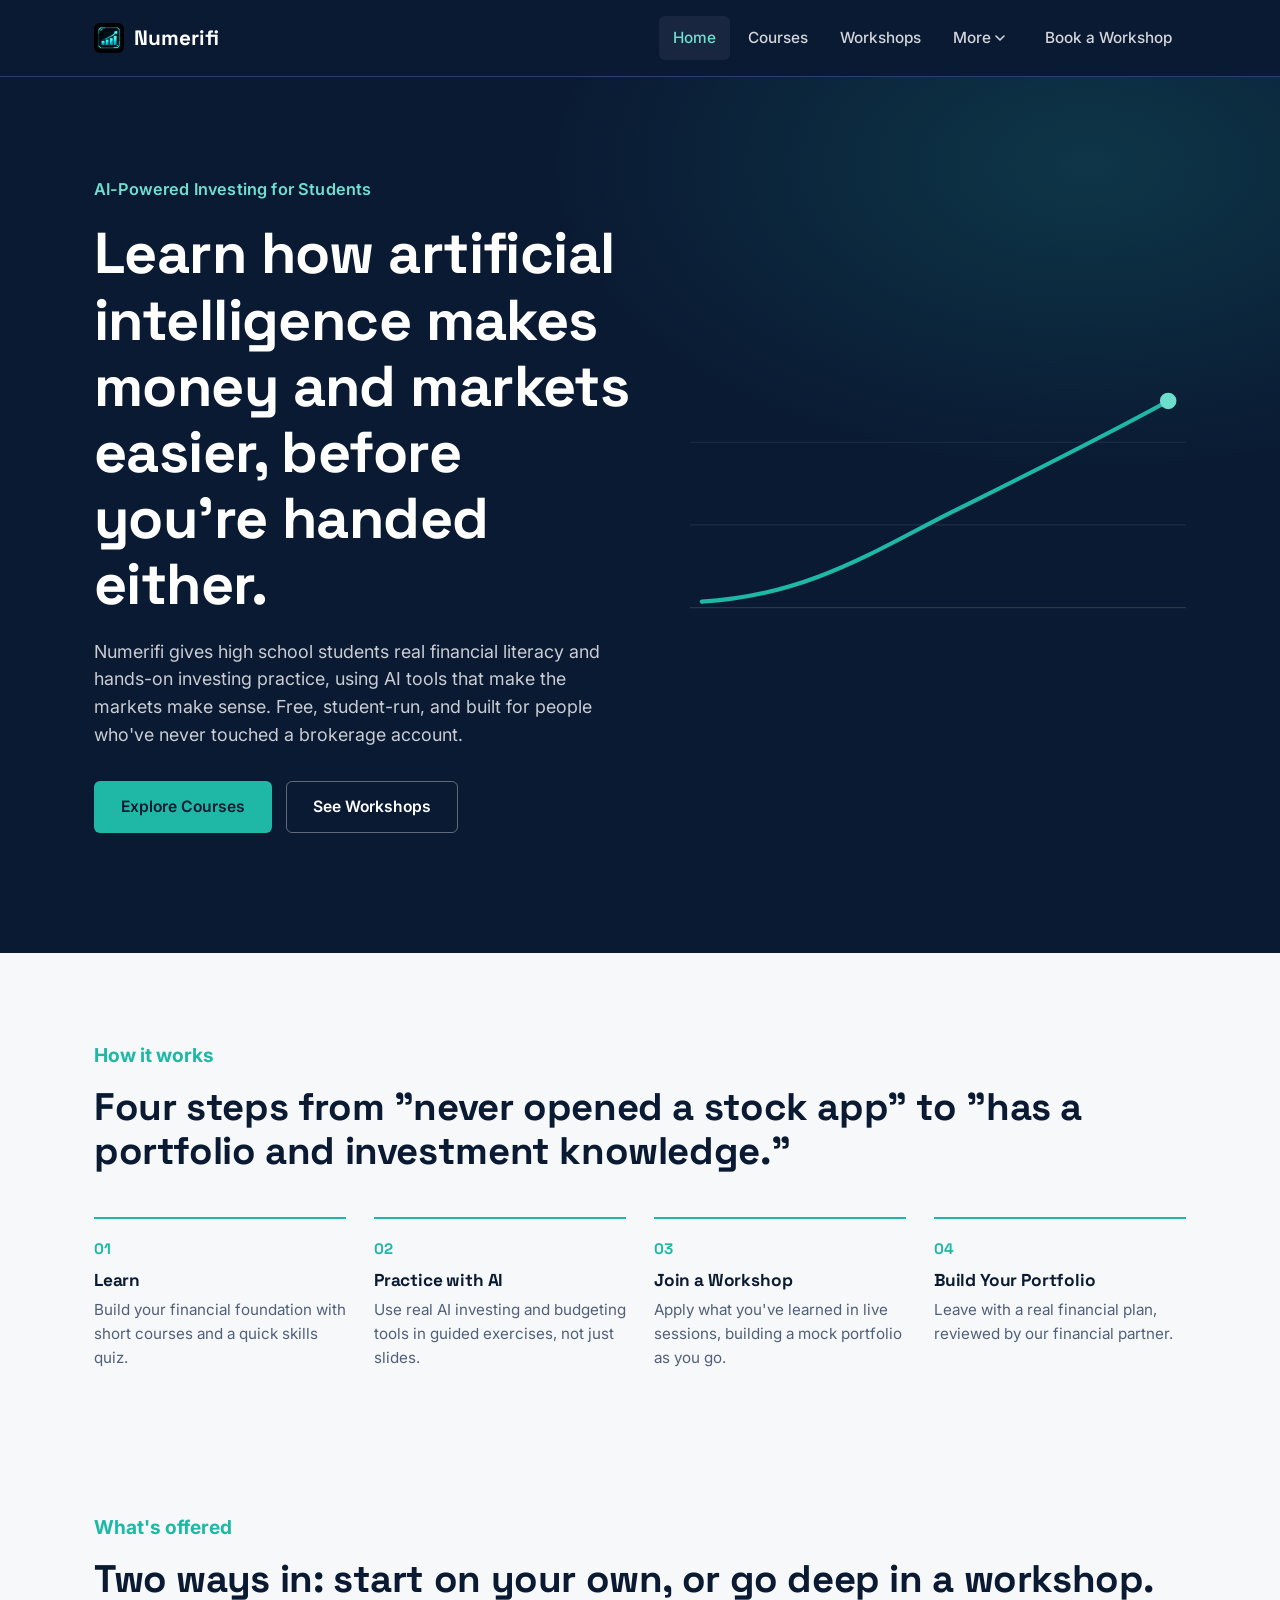
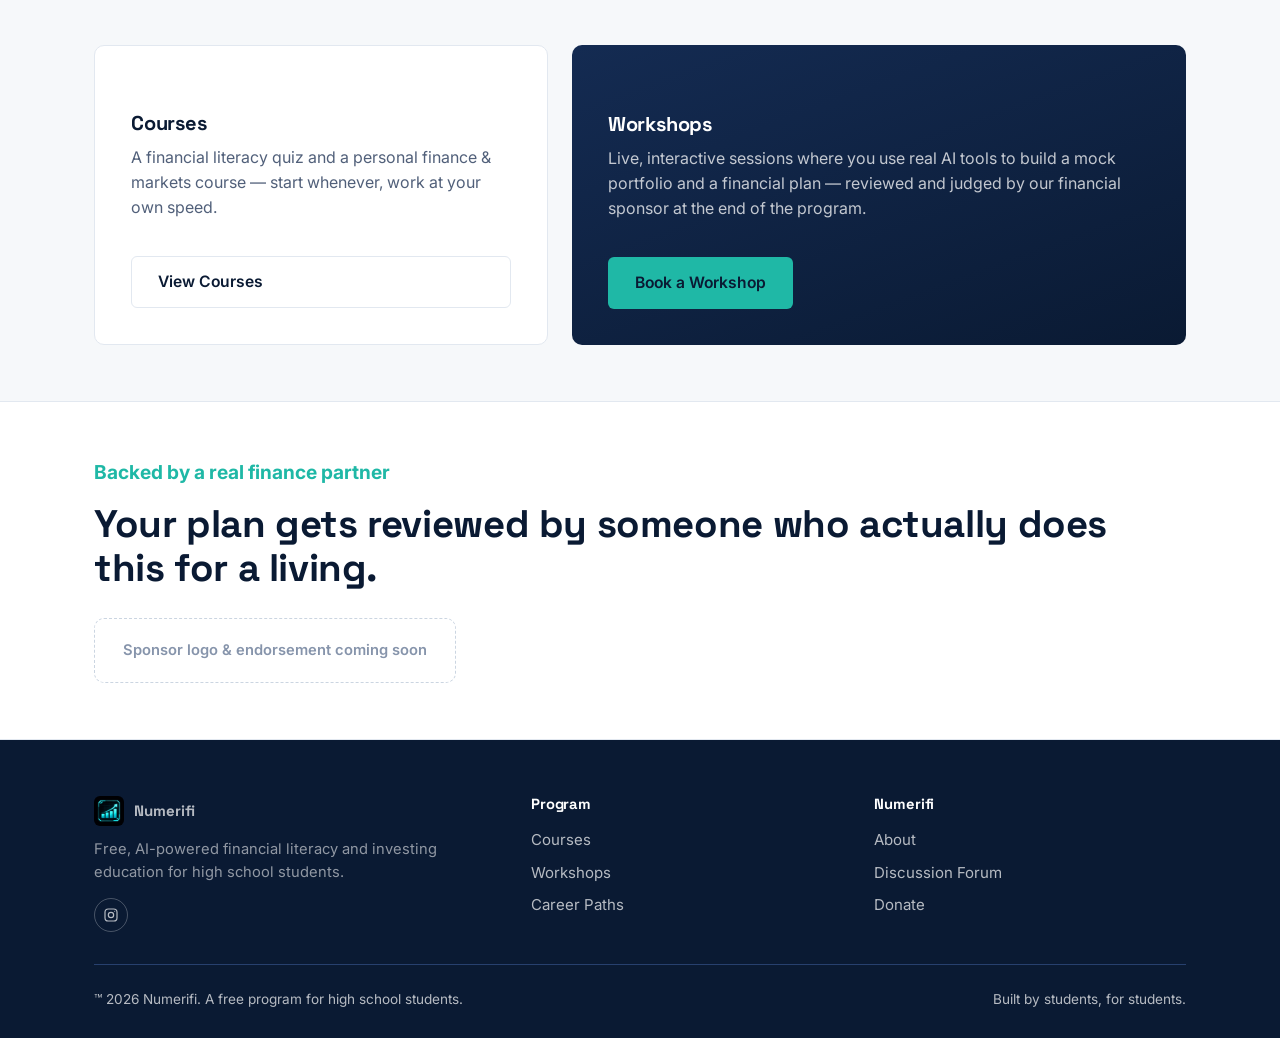
<file: index.html>
<!DOCTYPE html>
<html lang="en">
<head>
<meta charset="UTF-8">
<meta name="viewport" content="width=device-width, initial-scale=1.0">
<title>Numerifi — AI-Powered Investing for Students</title>
<meta name="description" content="Numerifi is a free program that teaches high school students financial literacy and investing through AI-powered tools and live workshops.">
<link rel="preconnect" href="https://fonts.googleapis.com">
<link rel="preconnect" href="https://fonts.gstatic.com" crossorigin>
<link href="https://fonts.googleapis.com/css2?family=Space+Grotesk:wght@500;600;700&family=Inter:wght@400;500;600;700&display=swap" rel="stylesheet">
<link rel="stylesheet" href="styles.css">
</head>
<body>

<header class="site-header">
  <div class="container nav">
    <a href="index.html" class="brand">
      <img class="brand-mark" src="logo.png" alt="Numerifi logo">
      Numerifi
    </a>
    <button class="nav-toggle" aria-label="Toggle menu" aria-expanded="false">
      <svg viewBox="0 0 24 24" fill="none" stroke="currentColor" stroke-width="2" stroke-linecap="round"><line x1="3" y1="6" x2="21" y2="6"/><line x1="3" y1="12" x2="21" y2="12"/><line x1="3" y1="18" x2="21" y2="18"/></svg>
    </button>
    <ul class="nav-links">
      <li><a href="index.html" aria-current="page">Home</a></li>
      <li><a href="courses.html">Courses</a></li>
      <li><a href="workshops.html">Workshops</a></li>
      <li class="has-dropdown">
        <button class="nav-toggle-item" aria-expanded="false" aria-haspopup="true">
          More
          <svg class="caret" viewBox="0 0 10 6" fill="none"><path d="M1 1L5 5L9 1" stroke="currentColor" stroke-width="1.6" stroke-linecap="round" stroke-linejoin="round"/></svg>
        </button>
        <ul class="dropdown">
          <li><a href="forum.html">Discussion Forum</a></li>
          <li><a href="careers.html">Career Paths</a></li>
          <li><a href="donate.html">Donate</a></li>
          <li><a href="about.html">About</a></li>
        </ul>
      </li>
      <li class="nav-cta"><a href="workshops.html" class="btn btn-primary">Book a Workshop</a></li>
    </ul>
  </div>
</header>

<section class="hero">
  <div class="container hero-inner">
    <div>
      <div class="hero-tagline">AI-Powered Investing for Students</div>
      <h1>Learn how artificial intelligence makes money and markets easier, before you're handed either.</h1>
      <p class="lead">Numerifi gives high school students real financial literacy and hands-on investing practice, using AI tools that make the markets make sense. Free, student-run, and built for people who've never touched a brokerage account.</p>
      <div class="hero-actions">
        <a href="courses.html" class="btn btn-primary">Explore Courses</a>
        <a href="workshops.html" class="btn btn-ghost">See Workshops</a>
      </div>
    </div>
    <div class="hero-chart" aria-hidden="true">
      <svg viewBox="0 0 420 280" fill="none" xmlns="http://www.w3.org/2000/svg">
        <line x1="0" y1="230" x2="420" y2="230" stroke="rgba(255,255,255,0.12)"/>
        <line x1="0" y1="160" x2="420" y2="160" stroke="rgba(255,255,255,0.08)"/>
        <line x1="0" y1="90" x2="420" y2="90" stroke="rgba(255,255,255,0.08)"/>
        <path class="trend-path" d="M10 225 C 100 220, 160 180, 220 150 C 280 120, 345 88, 405 55"
          stroke="#1FB8A6" stroke-width="3.5" stroke-linecap="round"/>
        <circle class="trend-dot" cx="405" cy="55" r="7" fill="#6FE0D0"/>
      </svg>
    </div>
  </div>
</section>

<section>
  <div class="container">
    <span class="eyebrow eyebrow-lg">How it works</span>
    <h2>Four steps from "never opened a stock app" to "has a portfolio and investment knowledge."</h2>
    <div class="steps">
      <div class="step">
        <div class="step-number">01</div>
        <h3>Learn</h3>
        <p>Build your financial foundation with short courses and a quick skills quiz.</p>
      </div>
      <div class="step">
        <div class="step-number">02</div>
        <h3>Practice with AI</h3>
        <p>Use real AI investing and budgeting tools in guided exercises, not just slides.</p>
      </div>
      <div class="step">
        <div class="step-number">03</div>
        <h3>Join a Workshop</h3>
        <p>Apply what you've learned in live sessions, building a mock portfolio as you go.</p>
      </div>
      <div class="step">
        <div class="step-number">04</div>
        <h3>Build Your Portfolio</h3>
        <p>Leave with a real financial plan, reviewed by our financial partner.</p>
      </div>
    </div>
  </div>
</section>

<section class="section-tight">
  <div class="container">
    <span class="eyebrow eyebrow-lg">What's offered</span>
    <h2>Two ways in: start on your own, or go deep in a workshop.</h2>
    <div class="feature-grid">
      <div class="feature-card is-quiet">
        <h3>Courses</h3>
        <p>A financial literacy quiz and a personal finance &amp; markets course — start whenever, work at your own speed.</p>
        <a href="courses.html" class="btn btn-outline" style="margin-top:20px;">View Courses</a>
      </div>
      <div class="feature-card is-flagship">
        <h3>Workshops</h3>
        <p>Live, interactive sessions where you use real AI tools to build a mock portfolio and a financial plan — reviewed and judged by our financial sponsor at the end of the program.</p>
        <a href="workshops.html" class="btn btn-primary" style="margin-top:20px; align-self:flex-start;">Book a Workshop</a>
      </div>
    </div>
  </div>
</section>

<section class="trust section-tight">
  <div class="container trust-row">
    <div>
      <span class="eyebrow eyebrow-lg">Backed by a real finance partner</span>
      <h2 style="margin-bottom:0;">Your plan gets reviewed by someone who actually does this for a living.</h2>
    </div>
    <div class="sponsor-slot">Sponsor logo &amp; endorsement coming soon</div>
  </div>
</section>

<footer class="site-footer">
  <div class="container">
    <div class="footer-grid">
      <div class="footer-brand">
        <a href="index.html" class="brand">
          <img class="brand-mark" src="logo.png" alt="Numerifi logo">
          Numerifi
        </a>
        <p>Free, AI-powered financial literacy and investing education for high school students.</p>
        <div class="footer-social">
          <a href="#" aria-label="Numerifi on Instagram"><svg viewBox="0 0 24 24" fill="none" stroke="currentColor" stroke-width="1.8"><rect x="3" y="3" width="18" height="18" rx="5"/><circle cx="12" cy="12" r="4"/><circle cx="17.5" cy="6.5" r="0.8" fill="currentColor" stroke="none"/></svg></a>
        </div>
      </div>
      <div>
        <h4>Program</h4>
        <ul>
          <li><a href="courses.html">Courses</a></li>
          <li><a href="workshops.html">Workshops</a></li>
          <li><a href="careers.html">Career Paths</a></li>
        </ul>
      </div>
      <div>
        <h4>Numerifi</h4>
        <ul>
          <li><a href="about.html">About</a></li>
          <li><a href="forum.html">Discussion Forum</a></li>
          <li><a href="donate.html">Donate</a></li>
        </ul>
      </div>
    </div>
    <div class="footer-bottom">
      <span>™ 2026 Numerifi. A free program for high school students.</span>
      <span>Built by students, for students.</span>
    </div>
  </div>
</footer>
<script src="script.js"></script>
</body>
</html>
</file>
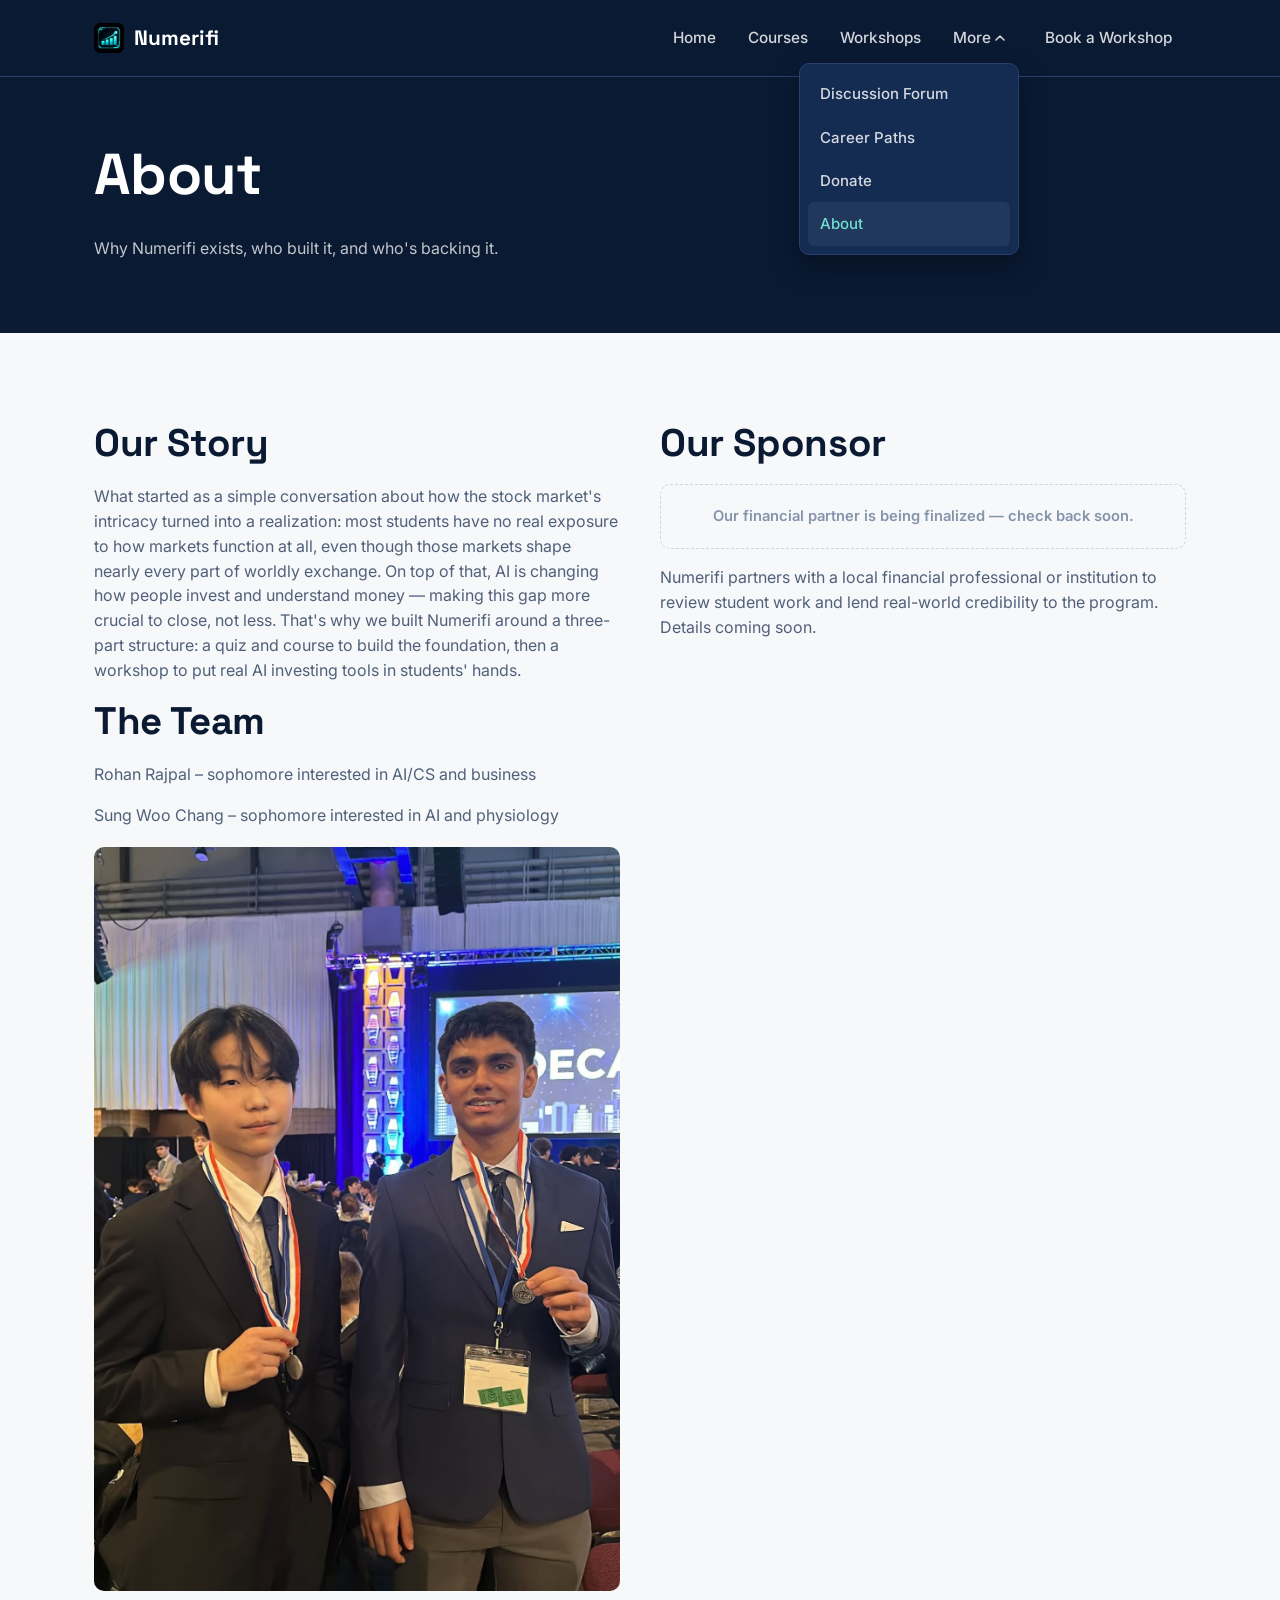
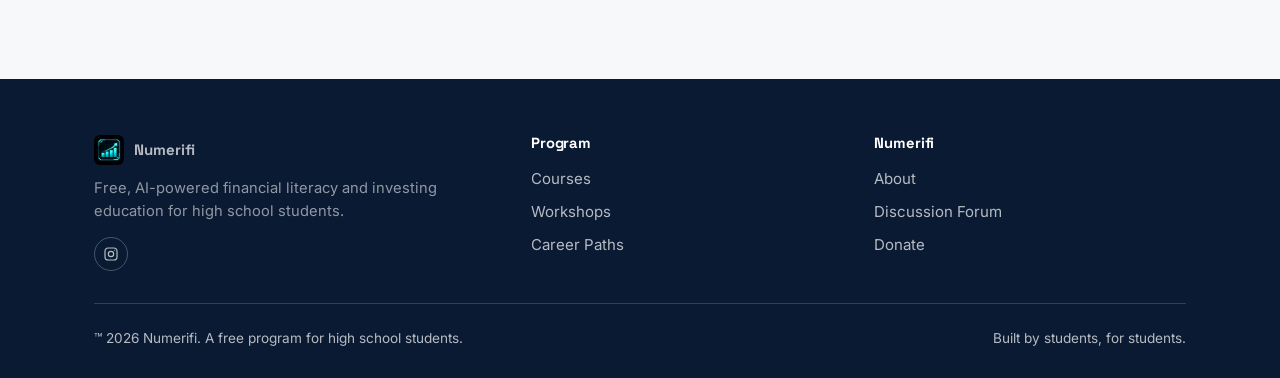
<file: about.html>
<!DOCTYPE html>
<html lang="en">
<head>
<meta charset="UTF-8">
<meta name="viewport" content="width=device-width, initial-scale=1.0">
<title>About — Numerifi</title>
<meta name="description" content="Numerifi's mission, founders, and financial sponsor.">
<link rel="preconnect" href="https://fonts.googleapis.com">
<link rel="preconnect" href="https://fonts.gstatic.com" crossorigin>
<link href="https://fonts.googleapis.com/css2?family=Space+Grotesk:wght@500;600;700&family=Inter:wght@400;500;600;700&display=swap" rel="stylesheet">
<link rel="stylesheet" href="styles.css">
</head>
<body>

<header class="site-header">
  <div class="container nav">
    <a href="index.html" class="brand">
      <img class="brand-mark" src="logo.png" alt="Numerifi logo">
      Numerifi
    </a>
    <button class="nav-toggle" aria-label="Toggle menu" aria-expanded="false">
      <svg viewBox="0 0 24 24" fill="none" stroke="currentColor" stroke-width="2" stroke-linecap="round"><line x1="3" y1="6" x2="21" y2="6"/><line x1="3" y1="12" x2="21" y2="12"/><line x1="3" y1="18" x2="21" y2="18"/></svg>
    </button>
    <ul class="nav-links">
      <li><a href="index.html">Home</a></li>
      <li><a href="courses.html">Courses</a></li>
      <li><a href="workshops.html">Workshops</a></li>
      <li class="has-dropdown is-open">
        <button class="nav-toggle-item" aria-expanded="false" aria-haspopup="true">
          More
          <svg class="caret" viewBox="0 0 10 6" fill="none"><path d="M1 1L5 5L9 1" stroke="currentColor" stroke-width="1.6" stroke-linecap="round" stroke-linejoin="round"/></svg>
        </button>
        <ul class="dropdown">
          <li><a href="forum.html">Discussion Forum</a></li>
          <li><a href="careers.html">Career Paths</a></li>
          <li><a href="donate.html">Donate</a></li>
          <li><a href="about.html" aria-current="page">About</a></li>
        </ul>
      </li>
      <li class="nav-cta"><a href="workshops.html" class="btn btn-primary">Book a Workshop</a></li>
    </ul>
  </div>
</header>

<section class="page-header">
  <div class="container">
    <h1>About</h1>
    <p>Why Numerifi exists, who built it, and who's backing it.</p>
  </div>
</section>

<section>
  <div class="container about-grid">
    <div>
      <h2>Our Story</h2>
      <p>What started as a simple conversation about how the stock market's intricacy turned into a realization: most students have no real exposure to how markets function at all, even though those markets shape nearly every part of worldly exchange. On top of that, AI is changing how people invest and understand money — making this gap more crucial to close, not less. That's why we built Numerifi around a three-part structure: a quiz and course to build the foundation, then a workshop to put real AI investing tools in students' hands.</p>
      <h2>The Team</h2>
      <p>Rohan Rajpal – sophomore interested in AI/CS and business</p>
      <p>Sung Woo Chang – sophomore interested in AI and physiology</p>
      <img src="team-photo.webp" alt="Rohan Rajpal and Sung Woo Chang at a DECA competition" class="team-photo">
    </div>
    <div>
      <h2>Our Sponsor</h2>
      <div class="sponsor-slot" style="width:100%; min-width:0;">Our financial partner is being finalized — check back soon.</div>
      <p style="margin-top:16px;">Numerifi partners with a local financial professional or institution to review student work and lend real-world credibility to the program. Details coming soon.</p>
    </div>
  </div>
</section>

<footer class="site-footer">
  <div class="container">
    <div class="footer-grid">
      <div class="footer-brand">
        <a href="index.html" class="brand">
          <img class="brand-mark" src="logo.png" alt="Numerifi logo">
          Numerifi
        </a>
        <p>Free, AI-powered financial literacy and investing education for high school students.</p>
        <div class="footer-social">
          <a href="#" aria-label="Numerifi on Instagram"><svg viewBox="0 0 24 24" fill="none" stroke="currentColor" stroke-width="1.8"><rect x="3" y="3" width="18" height="18" rx="5"/><circle cx="12" cy="12" r="4"/><circle cx="17.5" cy="6.5" r="0.8" fill="currentColor" stroke="none"/></svg></a>
        </div>
      </div>
      <div>
        <h4>Program</h4>
        <ul>
          <li><a href="courses.html">Courses</a></li>
          <li><a href="workshops.html">Workshops</a></li>
          <li><a href="careers.html">Career Paths</a></li>
        </ul>
      </div>
      <div>
        <h4>Numerifi</h4>
        <ul>
          <li><a href="about.html">About</a></li>
          <li><a href="forum.html">Discussion Forum</a></li>
          <li><a href="donate.html">Donate</a></li>
        </ul>
      </div>
    </div>
    <div class="footer-bottom">
      <span>™ 2026 Numerifi. A free program for high school students.</span>
      <span>Built by students, for students.</span>
    </div>
  </div>
</footer>
<script src="script.js"></script>
</body>
</html>
</file>
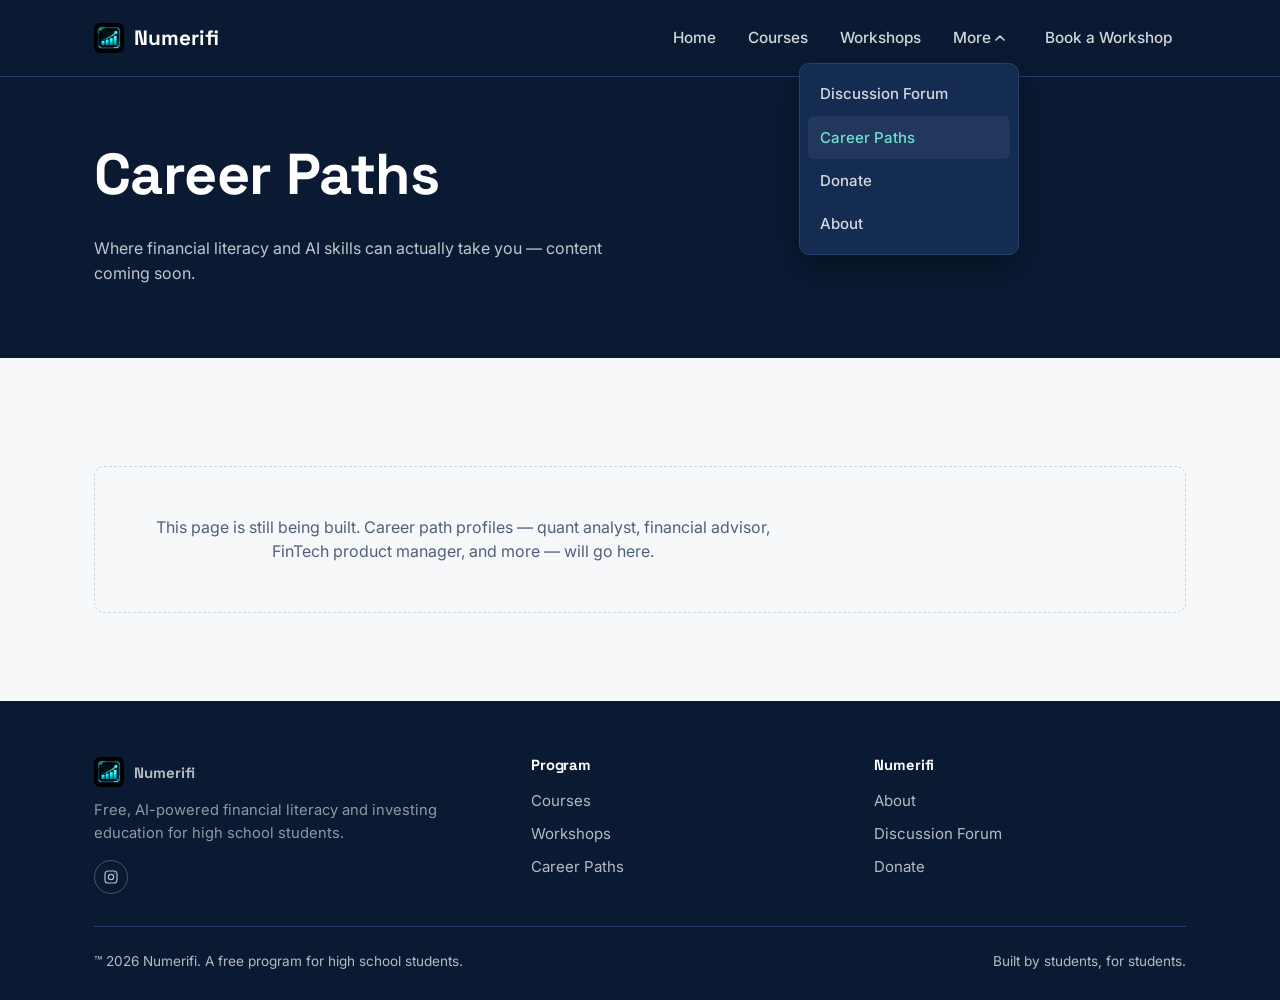
<file: careers.html>
<!DOCTYPE html>
<html lang="en">
<head>
<meta charset="UTF-8">
<meta name="viewport" content="width=device-width, initial-scale=1.0">
<title>Career Paths — Numerifi</title>
<meta name="description" content="Explore career paths in finance, AI, and entrepreneurship that Numerifi connects you to.">
<link rel="preconnect" href="https://fonts.googleapis.com">
<link rel="preconnect" href="https://fonts.gstatic.com" crossorigin>
<link href="https://fonts.googleapis.com/css2?family=Space+Grotesk:wght@500;600;700&family=Inter:wght@400;500;600;700&display=swap" rel="stylesheet">
<link rel="stylesheet" href="styles.css">
</head>
<body>

<header class="site-header">
  <div class="container nav">
    <a href="index.html" class="brand">
      <img class="brand-mark" src="logo.png" alt="Numerifi logo">
      Numerifi
    </a>
    <button class="nav-toggle" aria-label="Toggle menu" aria-expanded="false">
      <svg viewBox="0 0 24 24" fill="none" stroke="currentColor" stroke-width="2" stroke-linecap="round"><line x1="3" y1="6" x2="21" y2="6"/><line x1="3" y1="12" x2="21" y2="12"/><line x1="3" y1="18" x2="21" y2="18"/></svg>
    </button>
    <ul class="nav-links">
      <li><a href="index.html">Home</a></li>
      <li><a href="courses.html">Courses</a></li>
      <li><a href="workshops.html">Workshops</a></li>
      <li class="has-dropdown is-open">
        <button class="nav-toggle-item" aria-expanded="false" aria-haspopup="true">
          More
          <svg class="caret" viewBox="0 0 10 6" fill="none"><path d="M1 1L5 5L9 1" stroke="currentColor" stroke-width="1.6" stroke-linecap="round" stroke-linejoin="round"/></svg>
        </button>
        <ul class="dropdown">
          <li><a href="forum.html">Discussion Forum</a></li>
          <li><a href="careers.html" aria-current="page">Career Paths</a></li>
          <li><a href="donate.html">Donate</a></li>
          <li><a href="about.html">About</a></li>
        </ul>
      </li>
      <li class="nav-cta"><a href="workshops.html" class="btn btn-primary">Book a Workshop</a></li>
    </ul>
  </div>
</header>

<section class="page-header">
  <div class="container">
    <h1>Career Paths</h1>
    <p>Where financial literacy and AI skills can actually take you — content coming soon.</p>
  </div>
</section>

<section>
  <div class="container">
    <div class="placeholder-block">
      <p style="margin:0;">This page is still being built. Career path profiles — quant analyst, financial advisor, FinTech product manager, and more — will go here.</p>
    </div>
  </div>
</section>

<footer class="site-footer">
  <div class="container">
    <div class="footer-grid">
      <div class="footer-brand">
        <a href="index.html" class="brand">
          <img class="brand-mark" src="logo.png" alt="Numerifi logo">
          Numerifi
        </a>
        <p>Free, AI-powered financial literacy and investing education for high school students.</p>
        <div class="footer-social">
          <a href="#" aria-label="Numerifi on Instagram"><svg viewBox="0 0 24 24" fill="none" stroke="currentColor" stroke-width="1.8"><rect x="3" y="3" width="18" height="18" rx="5"/><circle cx="12" cy="12" r="4"/><circle cx="17.5" cy="6.5" r="0.8" fill="currentColor" stroke="none"/></svg></a>
        </div>
      </div>
      <div>
        <h4>Program</h4>
        <ul>
          <li><a href="courses.html">Courses</a></li>
          <li><a href="workshops.html">Workshops</a></li>
          <li><a href="careers.html">Career Paths</a></li>
        </ul>
      </div>
      <div>
        <h4>Numerifi</h4>
        <ul>
          <li><a href="about.html">About</a></li>
          <li><a href="forum.html">Discussion Forum</a></li>
          <li><a href="donate.html">Donate</a></li>
        </ul>
      </div>
    </div>
    <div class="footer-bottom">
      <span>™ 2026 Numerifi. A free program for high school students.</span>
      <span>Built by students, for students.</span>
    </div>
  </div>
</footer>
<script src="script.js"></script>
</body>
</html>
</file>
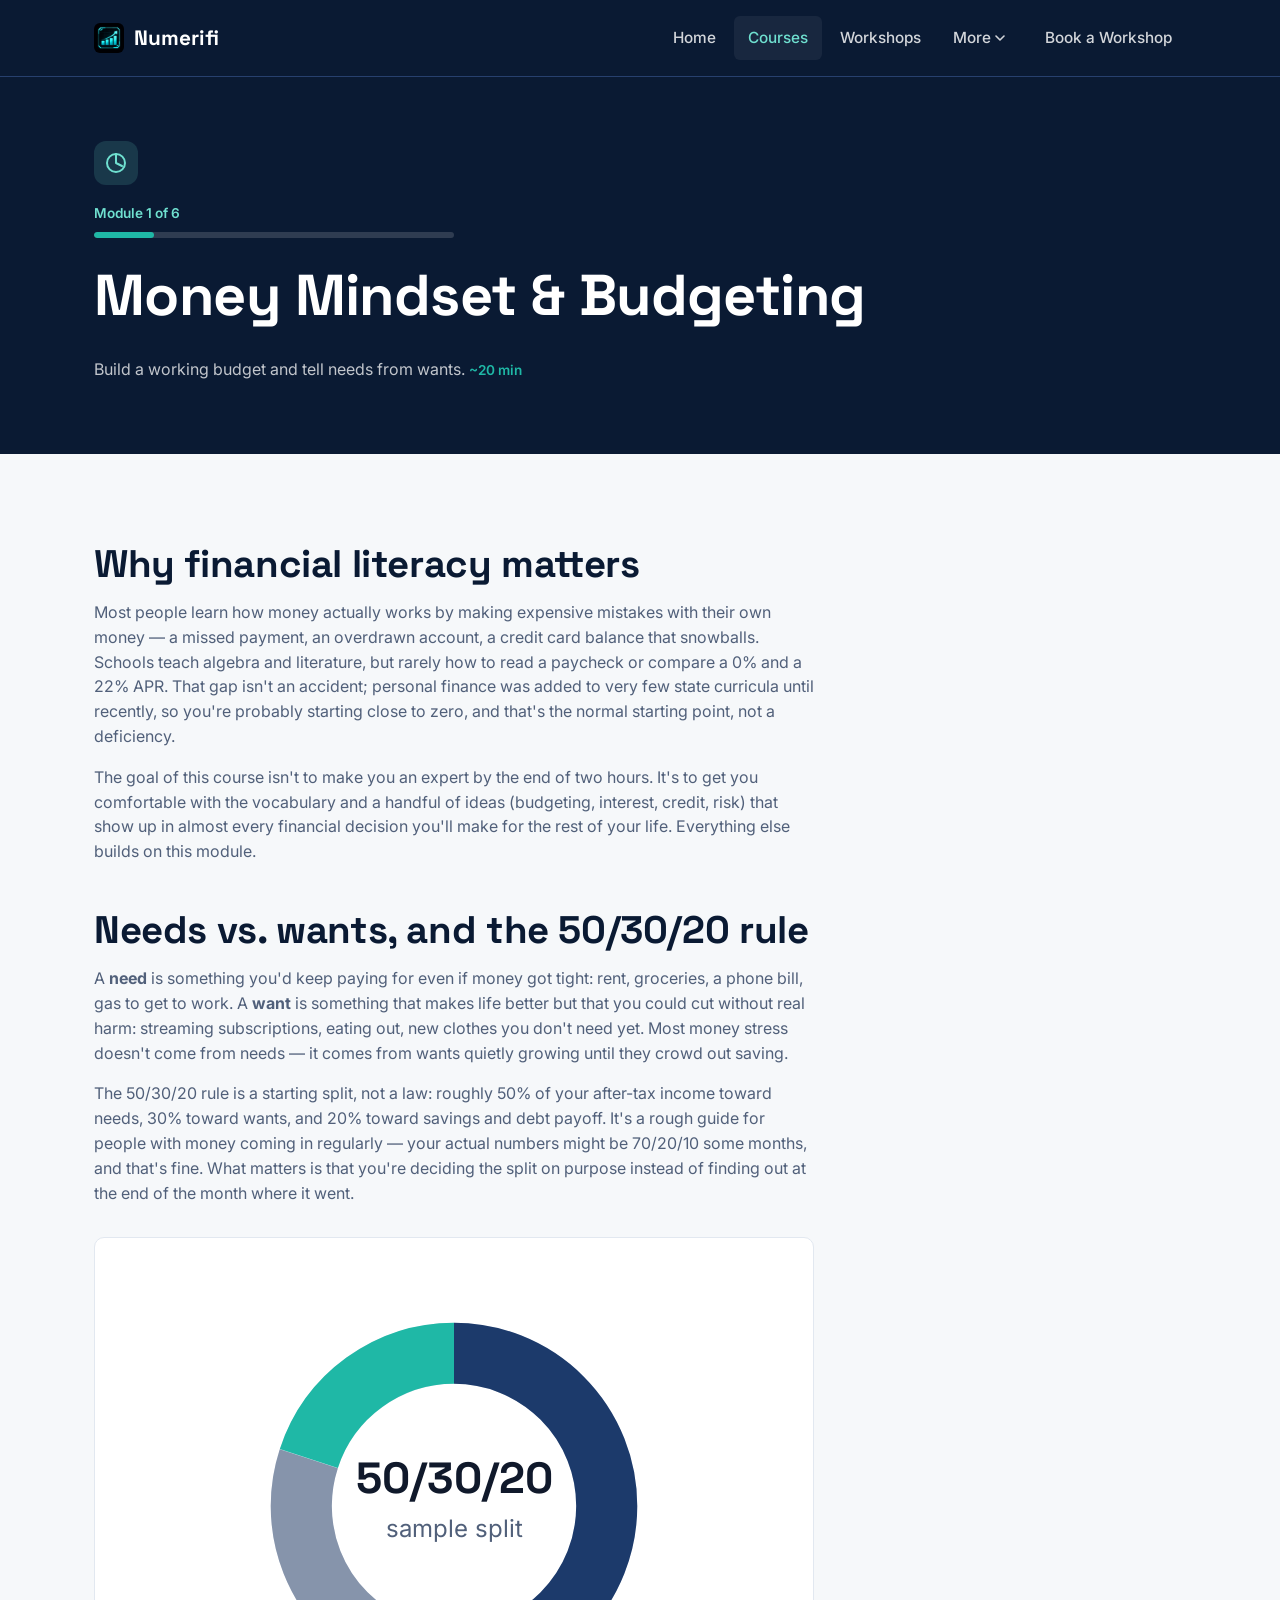
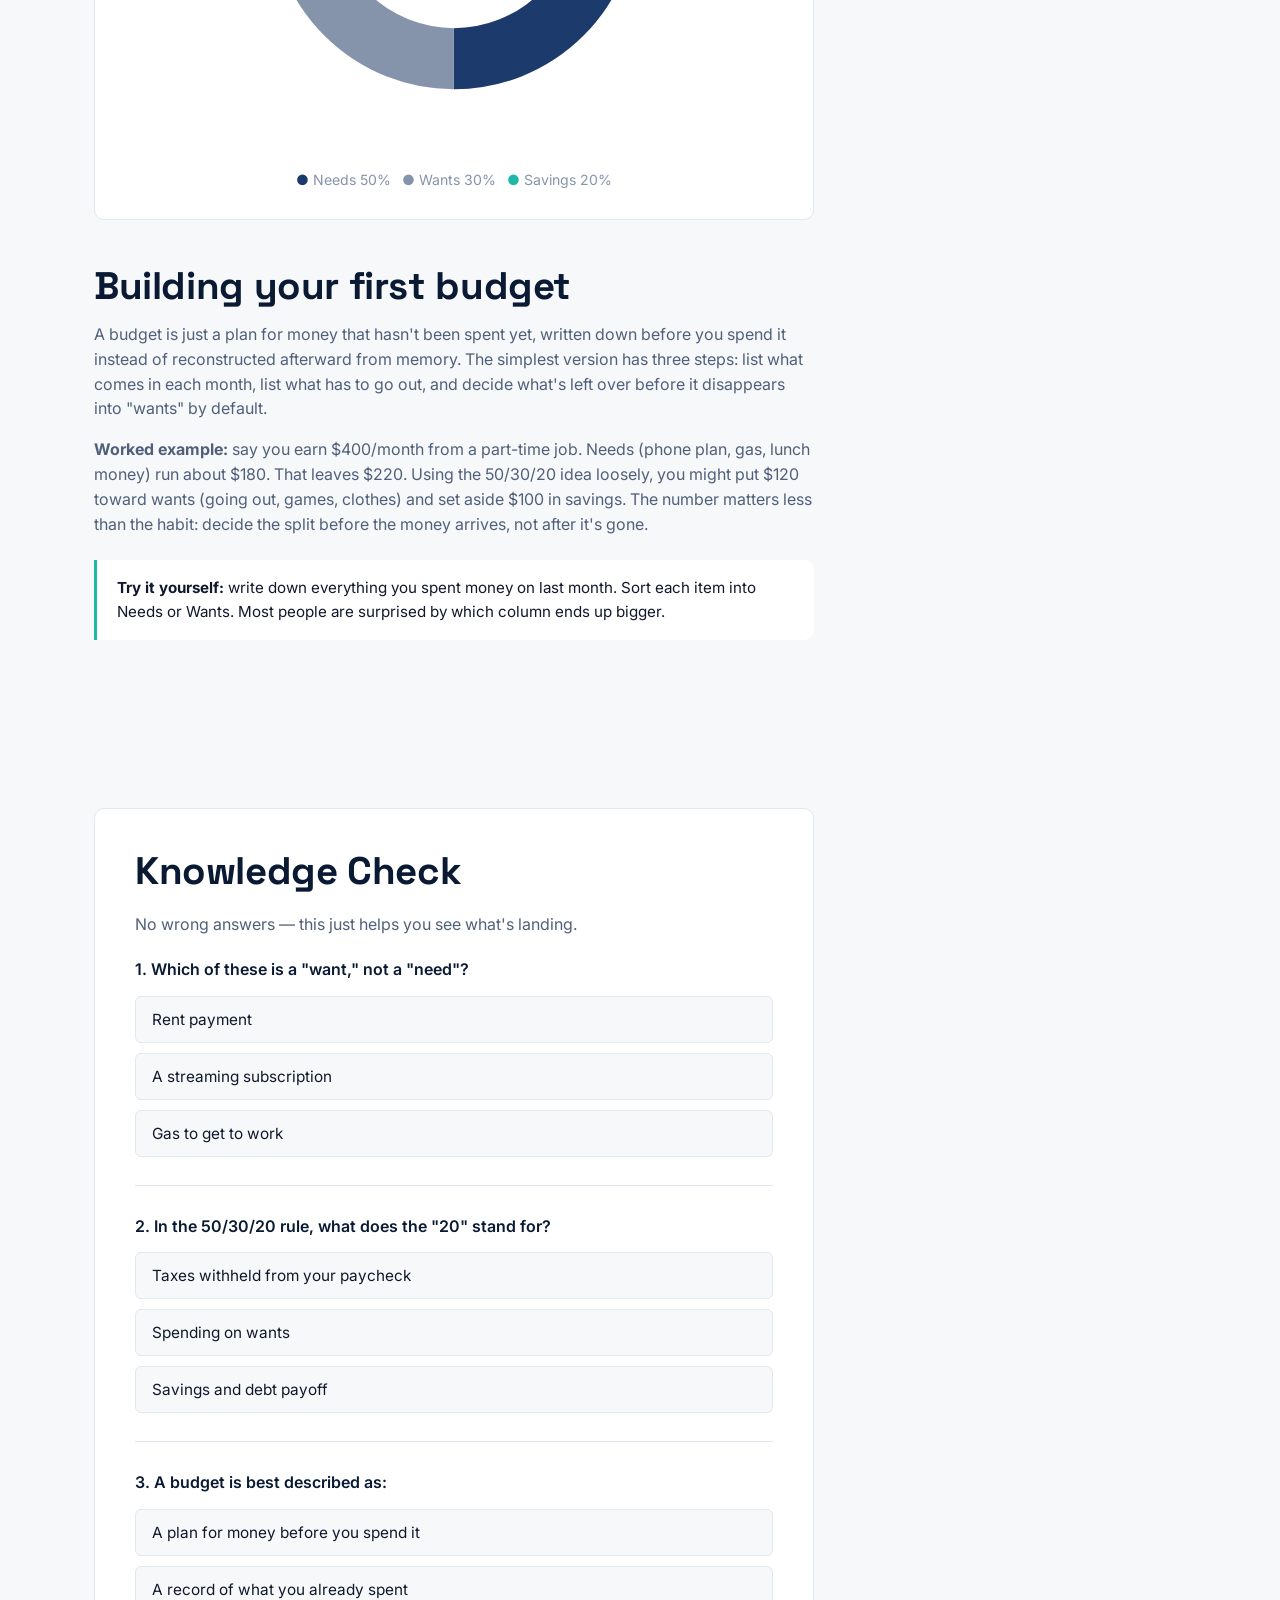
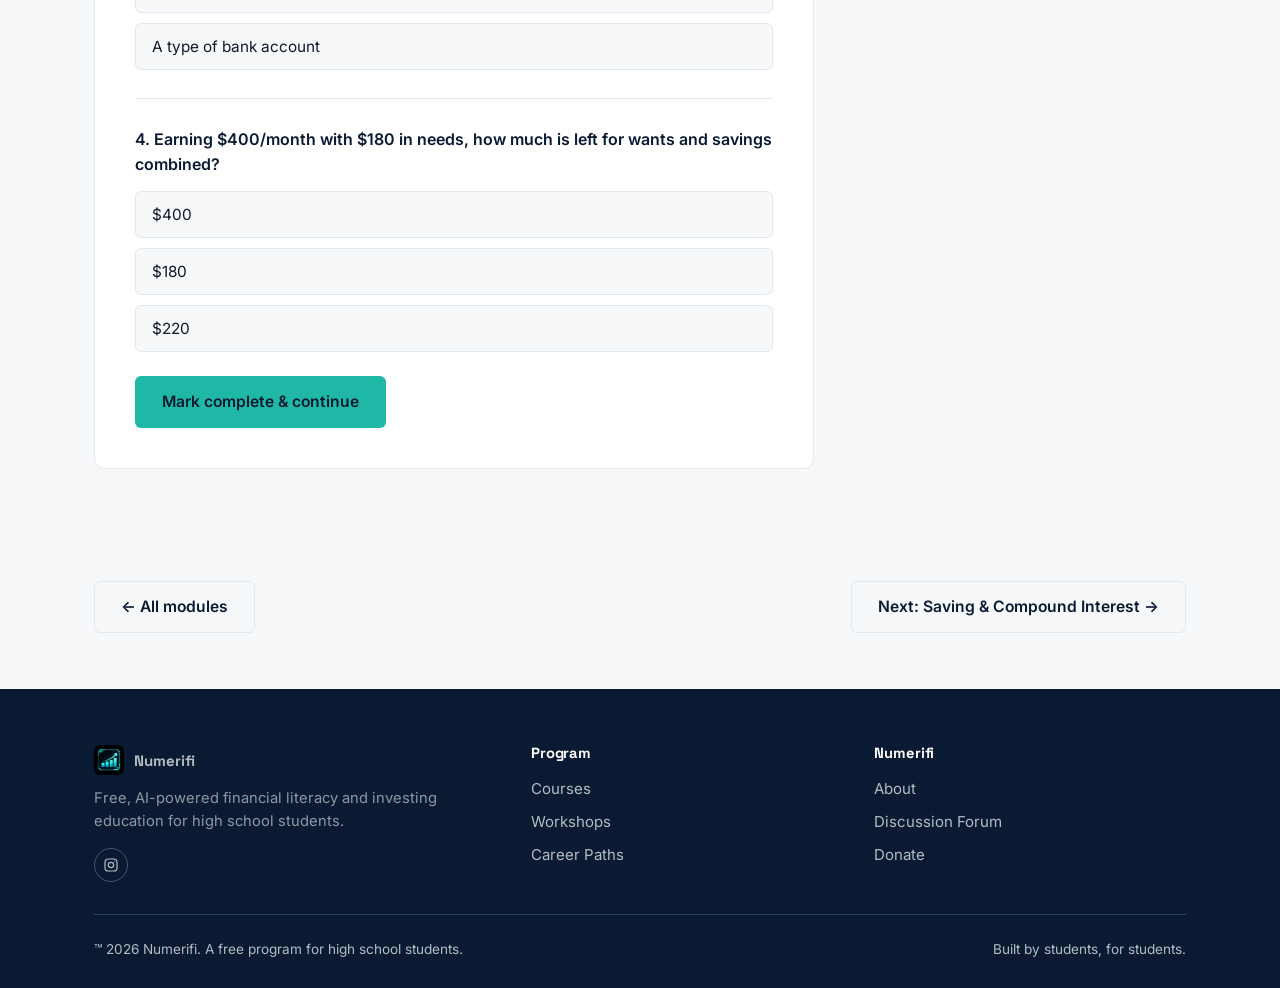
<file: course-module-1.html>
<!DOCTYPE html>
<html lang="en">
<head>
<meta charset="UTF-8">
<meta name="viewport" content="width=device-width, initial-scale=1.0">
<title>Module 1: Money Mindset &amp; Budgeting — Numerifi</title>
<meta name="description" content="Build a working budget and tell needs from wants — Module 1 of Numerifi's free Personal Finance &amp; Markets course.">
<link rel="preconnect" href="https://fonts.googleapis.com">
<link rel="preconnect" href="https://fonts.gstatic.com" crossorigin>
<link href="https://fonts.googleapis.com/css2?family=Space+Grotesk:wght@500;600;700&family=Inter:wght@400;500;600;700&display=swap" rel="stylesheet">
<link rel="stylesheet" href="styles.css">
</head>
<body>

<header class="site-header">
  <div class="container nav">
    <a href="index.html" class="brand">
      <img class="brand-mark" src="logo.png" alt="Numerifi logo">
      Numerifi
    </a>
    <button class="nav-toggle" aria-label="Toggle menu" aria-expanded="false">
      <svg viewBox="0 0 24 24" fill="none" stroke="currentColor" stroke-width="2" stroke-linecap="round"><line x1="3" y1="6" x2="21" y2="6"/><line x1="3" y1="12" x2="21" y2="12"/><line x1="3" y1="18" x2="21" y2="18"/></svg>
    </button>
    <ul class="nav-links">
      <li><a href="index.html">Home</a></li>
      <li><a href="courses.html" aria-current="page">Courses</a></li>
      <li><a href="workshops.html">Workshops</a></li>
      <li class="has-dropdown">
        <button class="nav-toggle-item" aria-expanded="false" aria-haspopup="true">
          More
          <svg class="caret" viewBox="0 0 10 6" fill="none"><path d="M1 1L5 5L9 1" stroke="currentColor" stroke-width="1.6" stroke-linecap="round" stroke-linejoin="round"/></svg>
        </button>
        <ul class="dropdown">
          <li><a href="forum.html">Discussion Forum</a></li>
          <li><a href="careers.html">Career Paths</a></li>
          <li><a href="donate.html">Donate</a></li>
          <li><a href="about.html">About</a></li>
        </ul>
      </li>
      <li class="nav-cta"><a href="workshops.html" class="btn btn-primary">Book a Workshop</a></li>
    </ul>
  </div>
</header>

<section class="page-header">
  <div class="container">
    <div class="module-icon" aria-hidden="true">
      <svg viewBox="0 0 24 24" fill="none" stroke="currentColor" stroke-width="2" stroke-linecap="round" stroke-linejoin="round"><circle cx="12" cy="12" r="9"/><path d="M12 3v9l6 3"/></svg>
    </div>
    <div class="course-progress">
      <span class="course-progress-label">Module 1 of 6</span>
      <div class="course-progress-bar"><div class="course-progress-fill" style="width:16.6%"></div></div>
    </div>
    <h1>Money Mindset &amp; Budgeting</h1>
    <p>Build a working budget and tell needs from wants. <span class="eyebrow" style="margin:0;">~20 min</span></p>
  </div>
</section>

<section>
  <div class="container">
    <article class="lesson lesson-layout">

      <h2>Why financial literacy matters</h2>
      <p>Most people learn how money actually works by making expensive mistakes with their own money — a missed payment, an overdrawn account, a credit card balance that snowballs. Schools teach algebra and literature, but rarely how to read a paycheck or compare a 0% and a 22% APR. That gap isn't an accident; personal finance was added to very few state curricula until recently, so you're probably starting close to zero, and that's the normal starting point, not a deficiency.</p>
      <p>The goal of this course isn't to make you an expert by the end of two hours. It's to get you comfortable with the vocabulary and a handful of ideas (budgeting, interest, credit, risk) that show up in almost every financial decision you'll make for the rest of your life. Everything else builds on this module.</p>

      <h2>Needs vs. wants, and the 50/30/20 rule</h2>
      <p>A <b>need</b> is something you'd keep paying for even if money got tight: rent, groceries, a phone bill, gas to get to work. A <b>want</b> is something that makes life better but that you could cut without real harm: streaming subscriptions, eating out, new clothes you don't need yet. Most money stress doesn't come from needs — it comes from wants quietly growing until they crowd out saving.</p>
      <p>The 50/30/20 rule is a starting split, not a law: roughly 50% of your after-tax income toward needs, 30% toward wants, and 20% toward savings and debt payoff. It's a rough guide for people with money coming in regularly — your actual numbers might be 70/20/10 some months, and that's fine. What matters is that you're deciding the split on purpose instead of finding out at the end of the month where it went.</p>

      <div class="lesson-visual">
        <svg viewBox="0 0 220 220" role="img" aria-labelledby="budget-chart-title">
          <title id="budget-chart-title">Donut chart: a sample budget split into 50% needs, 30% wants, 20% savings</title>
          <circle cx="110" cy="110" r="70" fill="none" stroke="#E2E8F0" stroke-width="28"/>
          <circle cx="110" cy="110" r="70" fill="none" stroke="#1C3A6B" stroke-width="28"
            stroke-dasharray="219.9 439.8" stroke-dashoffset="0" transform="rotate(-90 110 110)"/>
          <circle cx="110" cy="110" r="70" fill="none" stroke="#8694AB" stroke-width="28"
            stroke-dasharray="131.9 439.8" stroke-dashoffset="-219.9" transform="rotate(-90 110 110)"/>
          <circle cx="110" cy="110" r="70" fill="none" stroke="#1FB8A6" stroke-width="28"
            stroke-dasharray="88.0 439.8" stroke-dashoffset="-351.9" transform="rotate(-90 110 110)"/>
          <text x="110" y="104" text-anchor="middle" font-family="Space Grotesk, sans-serif" font-size="20" font-weight="700" fill="#10192B">50/30/20</text>
          <text x="110" y="124" text-anchor="middle" font-family="Inter, sans-serif" font-size="11" fill="#51607A">sample split</text>
        </svg>
        <p class="visual-caption">
          <span style="color:#1C3A6B; font-weight:700;">&#9679;</span> Needs 50%&ensp;
          <span style="color:#8694AB; font-weight:700;">&#9679;</span> Wants 30%&ensp;
          <span style="color:#1FB8A6; font-weight:700;">&#9679;</span> Savings 20%
        </p>
      </div>

      <h2>Building your first budget</h2>
      <p>A budget is just a plan for money that hasn't been spent yet, written down before you spend it instead of reconstructed afterward from memory. The simplest version has three steps: list what comes in each month, list what has to go out, and decide what's left over before it disappears into "wants" by default.</p>
      <p><b>Worked example:</b> say you earn $400/month from a part-time job. Needs (phone plan, gas, lunch money) run about $180. That leaves $220. Using the 50/30/20 idea loosely, you might put $120 toward wants (going out, games, clothes) and set aside $100 in savings. The number matters less than the habit: decide the split before the money arrives, not after it's gone.</p>

      <div class="callout">
        <p><b>Try it yourself:</b> write down everything you spent money on last month. Sort each item into Needs or Wants. Most people are surprised by which column ends up bigger.</p>
      </div>

    </article>
  </div>
</section>

<section class="section-tight quiz-section">
  <div class="container">
    <div class="quiz-card" data-quiz data-module="1">
      <h2>Knowledge Check</h2>
      <p>No wrong answers — this just helps you see what's landing.</p>

      <div class="quiz-question" data-question data-correct="1">
        <p class="quiz-question-text">1. Which of these is a "want," not a "need"?</p>
        <div class="quiz-options">
          <button class="quiz-option" data-index="0">Rent payment</button>
          <button class="quiz-option" data-index="1">A streaming subscription</button>
          <button class="quiz-option" data-index="2">Gas to get to work</button>
        </div>
      </div>

      <div class="quiz-question" data-question data-correct="2">
        <p class="quiz-question-text">2. In the 50/30/20 rule, what does the "20" stand for?</p>
        <div class="quiz-options">
          <button class="quiz-option" data-index="0">Taxes withheld from your paycheck</button>
          <button class="quiz-option" data-index="1">Spending on wants</button>
          <button class="quiz-option" data-index="2">Savings and debt payoff</button>
        </div>
      </div>

      <div class="quiz-question" data-question data-correct="0">
        <p class="quiz-question-text">3. A budget is best described as:</p>
        <div class="quiz-options">
          <button class="quiz-option" data-index="0">A plan for money before you spend it</button>
          <button class="quiz-option" data-index="1">A record of what you already spent</button>
          <button class="quiz-option" data-index="2">A type of bank account</button>
        </div>
      </div>

      <div class="quiz-question" data-question data-correct="2">
        <p class="quiz-question-text">4. Earning $400/month with $180 in needs, how much is left for wants and savings combined?</p>
        <div class="quiz-options">
          <button class="quiz-option" data-index="0">$400</button>
          <button class="quiz-option" data-index="1">$180</button>
          <button class="quiz-option" data-index="2">$220</button>
        </div>
      </div>

      <p class="quiz-result" data-quiz-result></p>
      <a href="course-module-2.html" class="btn btn-primary" data-mark-complete data-module="1" style="margin-top:24px;">Mark complete &amp; continue</a>
    </div>
  </div>
</section>

<section class="section-tight">
  <div class="container module-nav">
    <a href="courses.html" class="btn btn-outline">&larr; All modules</a>
    <a href="course-module-2.html" class="btn btn-outline">Next: Saving &amp; Compound Interest &rarr;</a>
  </div>
</section>

<footer class="site-footer">
  <div class="container">
    <div class="footer-grid">
      <div class="footer-brand">
        <a href="index.html" class="brand">
          <img class="brand-mark" src="logo.png" alt="Numerifi logo">
          Numerifi
        </a>
        <p>Free, AI-powered financial literacy and investing education for high school students.</p>
        <div class="footer-social">
          <a href="#" aria-label="Numerifi on Instagram"><svg viewBox="0 0 24 24" fill="none" stroke="currentColor" stroke-width="1.8"><rect x="3" y="3" width="18" height="18" rx="5"/><circle cx="12" cy="12" r="4"/><circle cx="17.5" cy="6.5" r="0.8" fill="currentColor" stroke="none"/></svg></a>
        </div>
      </div>
      <div>
        <h4>Program</h4>
        <ul>
          <li><a href="courses.html">Courses</a></li>
          <li><a href="workshops.html">Workshops</a></li>
          <li><a href="careers.html">Career Paths</a></li>
        </ul>
      </div>
      <div>
        <h4>Numerifi</h4>
        <ul>
          <li><a href="about.html">About</a></li>
          <li><a href="forum.html">Discussion Forum</a></li>
          <li><a href="donate.html">Donate</a></li>
        </ul>
      </div>
    </div>
    <div class="footer-bottom">
      <span>™ 2026 Numerifi. A free program for high school students.</span>
      <span>Built by students, for students.</span>
    </div>
  </div>
</footer>
<script src="script.js"></script>
</body>
</html>
</file>
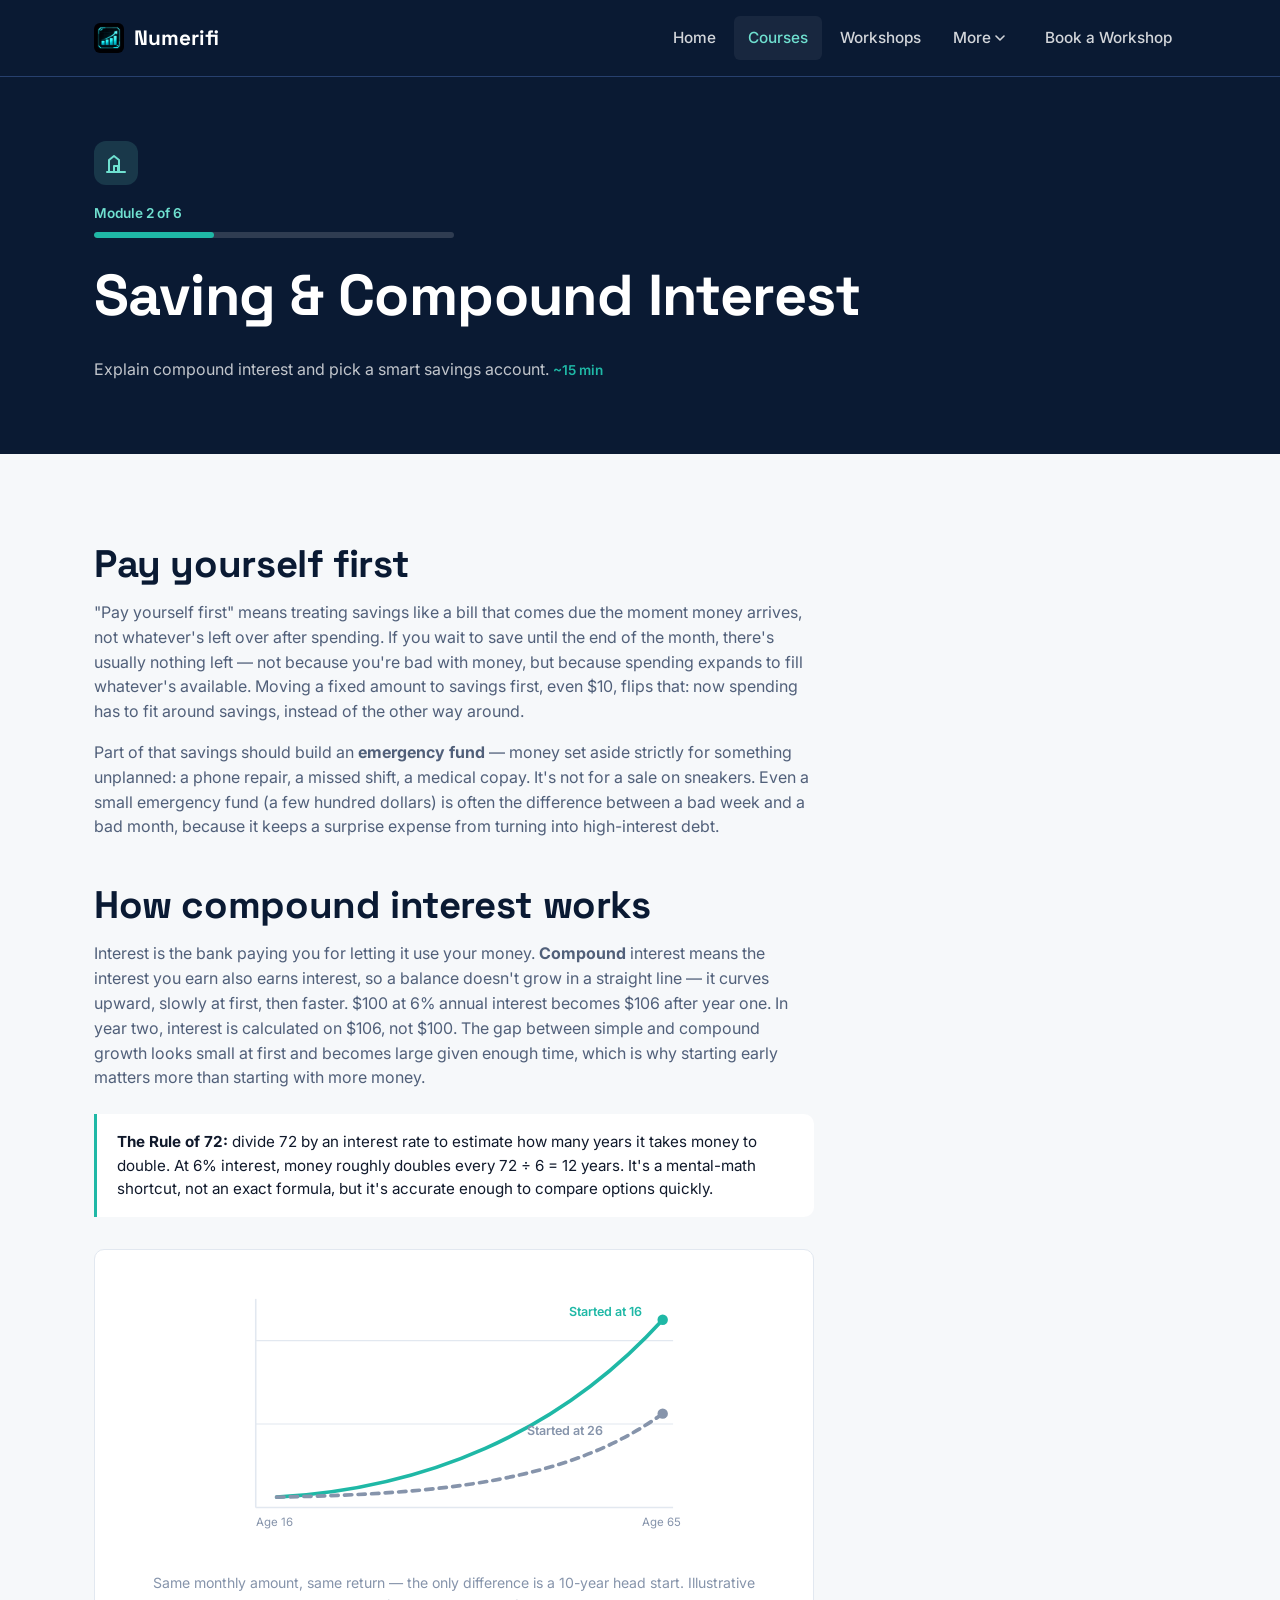
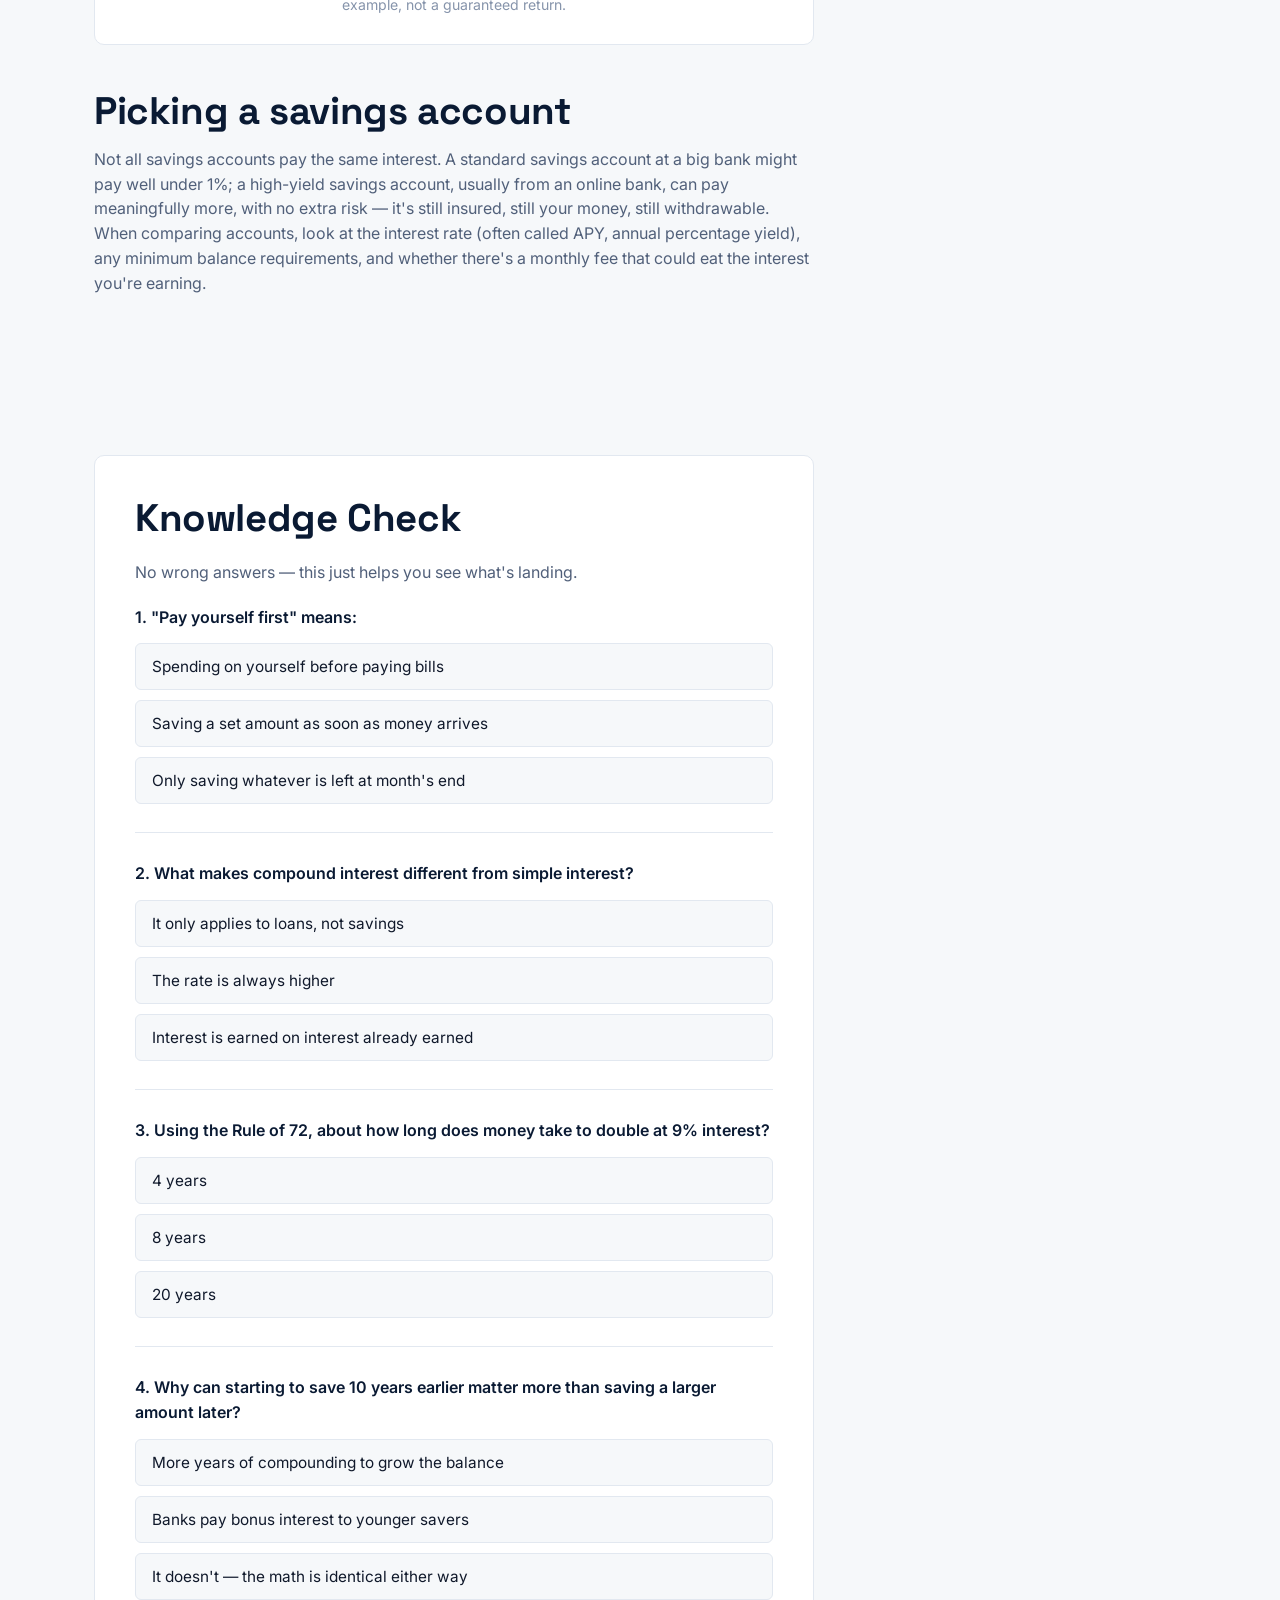
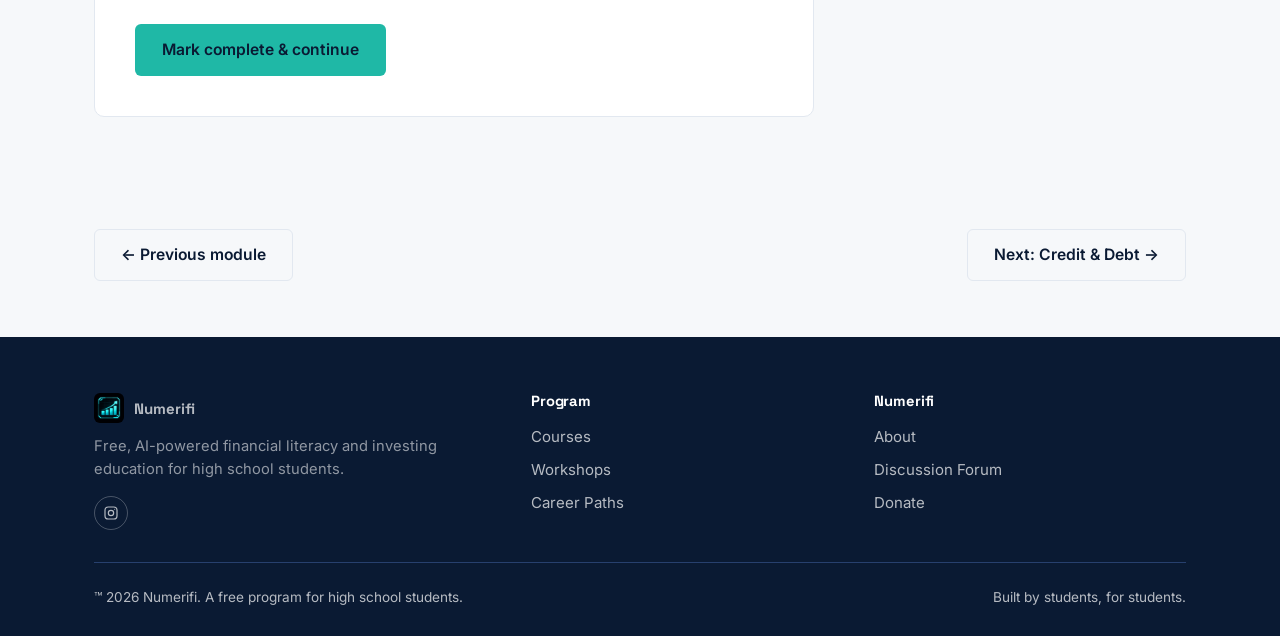
<file: course-module-2.html>
<!DOCTYPE html>
<html lang="en">
<head>
<meta charset="UTF-8">
<meta name="viewport" content="width=device-width, initial-scale=1.0">
<title>Module 2: Saving &amp; Compound Interest — Numerifi</title>
<meta name="description" content="Explain compound interest and pick a smart savings account — Module 2 of Numerifi's free Personal Finance &amp; Markets course.">
<link rel="preconnect" href="https://fonts.googleapis.com">
<link rel="preconnect" href="https://fonts.gstatic.com" crossorigin>
<link href="https://fonts.googleapis.com/css2?family=Space+Grotesk:wght@500;600;700&family=Inter:wght@400;500;600;700&display=swap" rel="stylesheet">
<link rel="stylesheet" href="styles.css">
</head>
<body>

<header class="site-header">
  <div class="container nav">
    <a href="index.html" class="brand">
      <img class="brand-mark" src="logo.png" alt="Numerifi logo">
      Numerifi
    </a>
    <button class="nav-toggle" aria-label="Toggle menu" aria-expanded="false">
      <svg viewBox="0 0 24 24" fill="none" stroke="currentColor" stroke-width="2" stroke-linecap="round"><line x1="3" y1="6" x2="21" y2="6"/><line x1="3" y1="12" x2="21" y2="12"/><line x1="3" y1="18" x2="21" y2="18"/></svg>
    </button>
    <ul class="nav-links">
      <li><a href="index.html">Home</a></li>
      <li><a href="courses.html" aria-current="page">Courses</a></li>
      <li><a href="workshops.html">Workshops</a></li>
      <li class="has-dropdown">
        <button class="nav-toggle-item" aria-expanded="false" aria-haspopup="true">
          More
          <svg class="caret" viewBox="0 0 10 6" fill="none"><path d="M1 1L5 5L9 1" stroke="currentColor" stroke-width="1.6" stroke-linecap="round" stroke-linejoin="round"/></svg>
        </button>
        <ul class="dropdown">
          <li><a href="forum.html">Discussion Forum</a></li>
          <li><a href="careers.html">Career Paths</a></li>
          <li><a href="donate.html">Donate</a></li>
          <li><a href="about.html">About</a></li>
        </ul>
      </li>
      <li class="nav-cta"><a href="workshops.html" class="btn btn-primary">Book a Workshop</a></li>
    </ul>
  </div>
</header>

<section class="page-header">
  <div class="container">
    <div class="module-icon" aria-hidden="true">
      <svg viewBox="0 0 24 24" fill="none" stroke="currentColor" stroke-width="2" stroke-linecap="round" stroke-linejoin="round"><path d="M3 21h18"/><path d="M5 21V9l5-4 5 4v12"/><path d="M14 21v-6h-4v6"/></svg>
    </div>
    <div class="course-progress">
      <span class="course-progress-label">Module 2 of 6</span>
      <div class="course-progress-bar"><div class="course-progress-fill" style="width:33.3%"></div></div>
    </div>
    <h1>Saving &amp; Compound Interest</h1>
    <p>Explain compound interest and pick a smart savings account. <span class="eyebrow" style="margin:0;">~15 min</span></p>
  </div>
</section>

<section>
  <div class="container">
    <article class="lesson lesson-layout">

      <h2>Pay yourself first</h2>
      <p>"Pay yourself first" means treating savings like a bill that comes due the moment money arrives, not whatever's left over after spending. If you wait to save until the end of the month, there's usually nothing left — not because you're bad with money, but because spending expands to fill whatever's available. Moving a fixed amount to savings first, even $10, flips that: now spending has to fit around savings, instead of the other way around.</p>
      <p>Part of that savings should build an <b>emergency fund</b> — money set aside strictly for something unplanned: a phone repair, a missed shift, a medical copay. It's not for a sale on sneakers. Even a small emergency fund (a few hundred dollars) is often the difference between a bad week and a bad month, because it keeps a surprise expense from turning into high-interest debt.</p>

      <h2>How compound interest works</h2>
      <p>Interest is the bank paying you for letting it use your money. <b>Compound</b> interest means the interest you earn also earns interest, so a balance doesn't grow in a straight line — it curves upward, slowly at first, then faster. $100 at 6% annual interest becomes $106 after year one. In year two, interest is calculated on $106, not $100. The gap between simple and compound growth looks small at first and becomes large given enough time, which is why starting early matters more than starting with more money.</p>

      <div class="callout">
        <p><b>The Rule of 72:</b> divide 72 by an interest rate to estimate how many years it takes money to double. At 6% interest, money roughly doubles every 72&nbsp;&divide;&nbsp;6&nbsp;=&nbsp;12 years. It's a mental-math shortcut, not an exact formula, but it's accurate enough to compare options quickly.</p>
      </div>

      <div class="lesson-visual">
        <svg viewBox="0 0 460 260" role="img" aria-labelledby="compound-chart-title">
          <title id="compound-chart-title">Line chart: saving the same amount starting at 16 ends with a much larger balance than starting at 26, due to more years of compounding</title>
          <line x1="40" y1="220" x2="440" y2="220" stroke="#E2E8F0" stroke-width="1.5"/>
          <line x1="40" y1="220" x2="40" y2="20" stroke="#E2E8F0" stroke-width="1.5"/>
          <line x1="40" y1="140" x2="440" y2="140" stroke="#E2E8F0" stroke-width="1"/>
          <line x1="40" y1="60" x2="440" y2="60" stroke="#E2E8F0" stroke-width="1"/>

          <path d="M60 210 C 200 202, 330 150, 430 40" fill="none" stroke="#1FB8A6" stroke-width="3.5" stroke-linecap="round"/>
          <path d="M60 210 C 220 207, 340 195, 430 130" fill="none" stroke="#8694AB" stroke-width="3.5" stroke-linecap="round" stroke-dasharray="7 6"/>

          <circle cx="430" cy="40" r="5" fill="#1FB8A6"/>
          <circle cx="430" cy="130" r="5" fill="#8694AB"/>

          <text x="40" y="238" font-family="Inter, sans-serif" font-size="11" fill="#8694AB">Age 16</text>
          <text x="410" y="238" font-family="Inter, sans-serif" font-size="11" fill="#8694AB">Age 65</text>
          <text x="340" y="36" font-family="Inter, sans-serif" font-size="12" font-weight="600" fill="#1FB8A6">Started at 16</text>
          <text x="300" y="150" font-family="Inter, sans-serif" font-size="12" font-weight="600" fill="#8694AB">Started at 26</text>
        </svg>
        <p class="visual-caption">Same monthly amount, same return — the only difference is a 10-year head start. Illustrative example, not a guaranteed return.</p>
      </div>

      <h2>Picking a savings account</h2>
      <p>Not all savings accounts pay the same interest. A standard savings account at a big bank might pay well under 1%; a high-yield savings account, usually from an online bank, can pay meaningfully more, with no extra risk — it's still insured, still your money, still withdrawable. When comparing accounts, look at the interest rate (often called APY, annual percentage yield), any minimum balance requirements, and whether there's a monthly fee that could eat the interest you're earning.</p>

    </article>
  </div>
</section>

<section class="section-tight quiz-section">
  <div class="container">
    <div class="quiz-card" data-quiz data-module="2">
      <h2>Knowledge Check</h2>
      <p>No wrong answers — this just helps you see what's landing.</p>

      <div class="quiz-question" data-question data-correct="1">
        <p class="quiz-question-text">1. "Pay yourself first" means:</p>
        <div class="quiz-options">
          <button class="quiz-option" data-index="0">Spending on yourself before paying bills</button>
          <button class="quiz-option" data-index="1">Saving a set amount as soon as money arrives</button>
          <button class="quiz-option" data-index="2">Only saving whatever is left at month's end</button>
        </div>
      </div>

      <div class="quiz-question" data-question data-correct="2">
        <p class="quiz-question-text">2. What makes compound interest different from simple interest?</p>
        <div class="quiz-options">
          <button class="quiz-option" data-index="0">It only applies to loans, not savings</button>
          <button class="quiz-option" data-index="1">The rate is always higher</button>
          <button class="quiz-option" data-index="2">Interest is earned on interest already earned</button>
        </div>
      </div>

      <div class="quiz-question" data-question data-correct="1">
        <p class="quiz-question-text">3. Using the Rule of 72, about how long does money take to double at 9% interest?</p>
        <div class="quiz-options">
          <button class="quiz-option" data-index="0">4 years</button>
          <button class="quiz-option" data-index="1">8 years</button>
          <button class="quiz-option" data-index="2">20 years</button>
        </div>
      </div>

      <div class="quiz-question" data-question data-correct="0">
        <p class="quiz-question-text">4. Why can starting to save 10 years earlier matter more than saving a larger amount later?</p>
        <div class="quiz-options">
          <button class="quiz-option" data-index="0">More years of compounding to grow the balance</button>
          <button class="quiz-option" data-index="1">Banks pay bonus interest to younger savers</button>
          <button class="quiz-option" data-index="2">It doesn't — the math is identical either way</button>
        </div>
      </div>

      <p class="quiz-result" data-quiz-result></p>
      <a href="course-module-3.html" class="btn btn-primary" data-mark-complete data-module="2" style="margin-top:24px;">Mark complete &amp; continue</a>
    </div>
  </div>
</section>

<section class="section-tight">
  <div class="container module-nav">
    <a href="course-module-1.html" class="btn btn-outline">&larr; Previous module</a>
    <a href="course-module-3.html" class="btn btn-outline">Next: Credit &amp; Debt &rarr;</a>
  </div>
</section>

<footer class="site-footer">
  <div class="container">
    <div class="footer-grid">
      <div class="footer-brand">
        <a href="index.html" class="brand">
          <img class="brand-mark" src="logo.png" alt="Numerifi logo">
          Numerifi
        </a>
        <p>Free, AI-powered financial literacy and investing education for high school students.</p>
        <div class="footer-social">
          <a href="#" aria-label="Numerifi on Instagram"><svg viewBox="0 0 24 24" fill="none" stroke="currentColor" stroke-width="1.8"><rect x="3" y="3" width="18" height="18" rx="5"/><circle cx="12" cy="12" r="4"/><circle cx="17.5" cy="6.5" r="0.8" fill="currentColor" stroke="none"/></svg></a>
        </div>
      </div>
      <div>
        <h4>Program</h4>
        <ul>
          <li><a href="courses.html">Courses</a></li>
          <li><a href="workshops.html">Workshops</a></li>
          <li><a href="careers.html">Career Paths</a></li>
        </ul>
      </div>
      <div>
        <h4>Numerifi</h4>
        <ul>
          <li><a href="about.html">About</a></li>
          <li><a href="forum.html">Discussion Forum</a></li>
          <li><a href="donate.html">Donate</a></li>
        </ul>
      </div>
    </div>
    <div class="footer-bottom">
      <span>™ 2026 Numerifi. A free program for high school students.</span>
      <span>Built by students, for students.</span>
    </div>
  </div>
</footer>
<script src="script.js"></script>
</body>
</html>
</file>
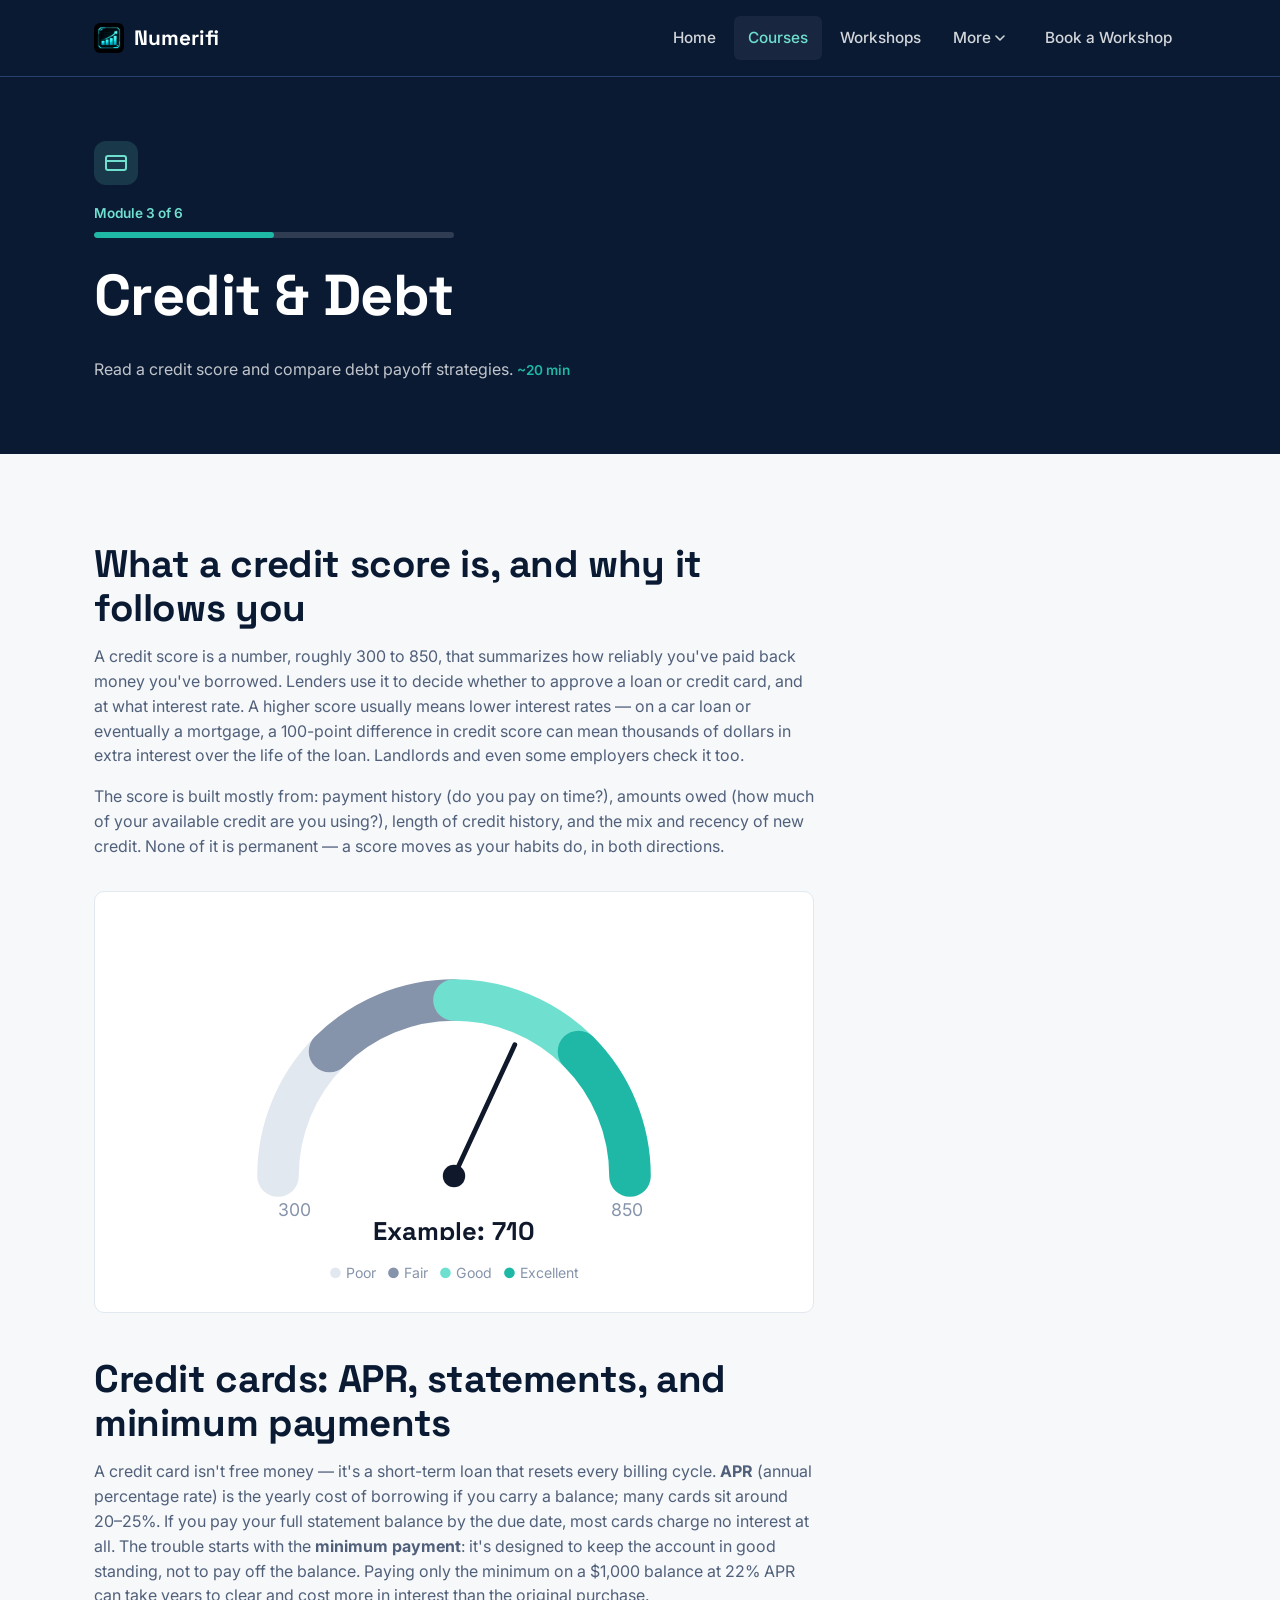
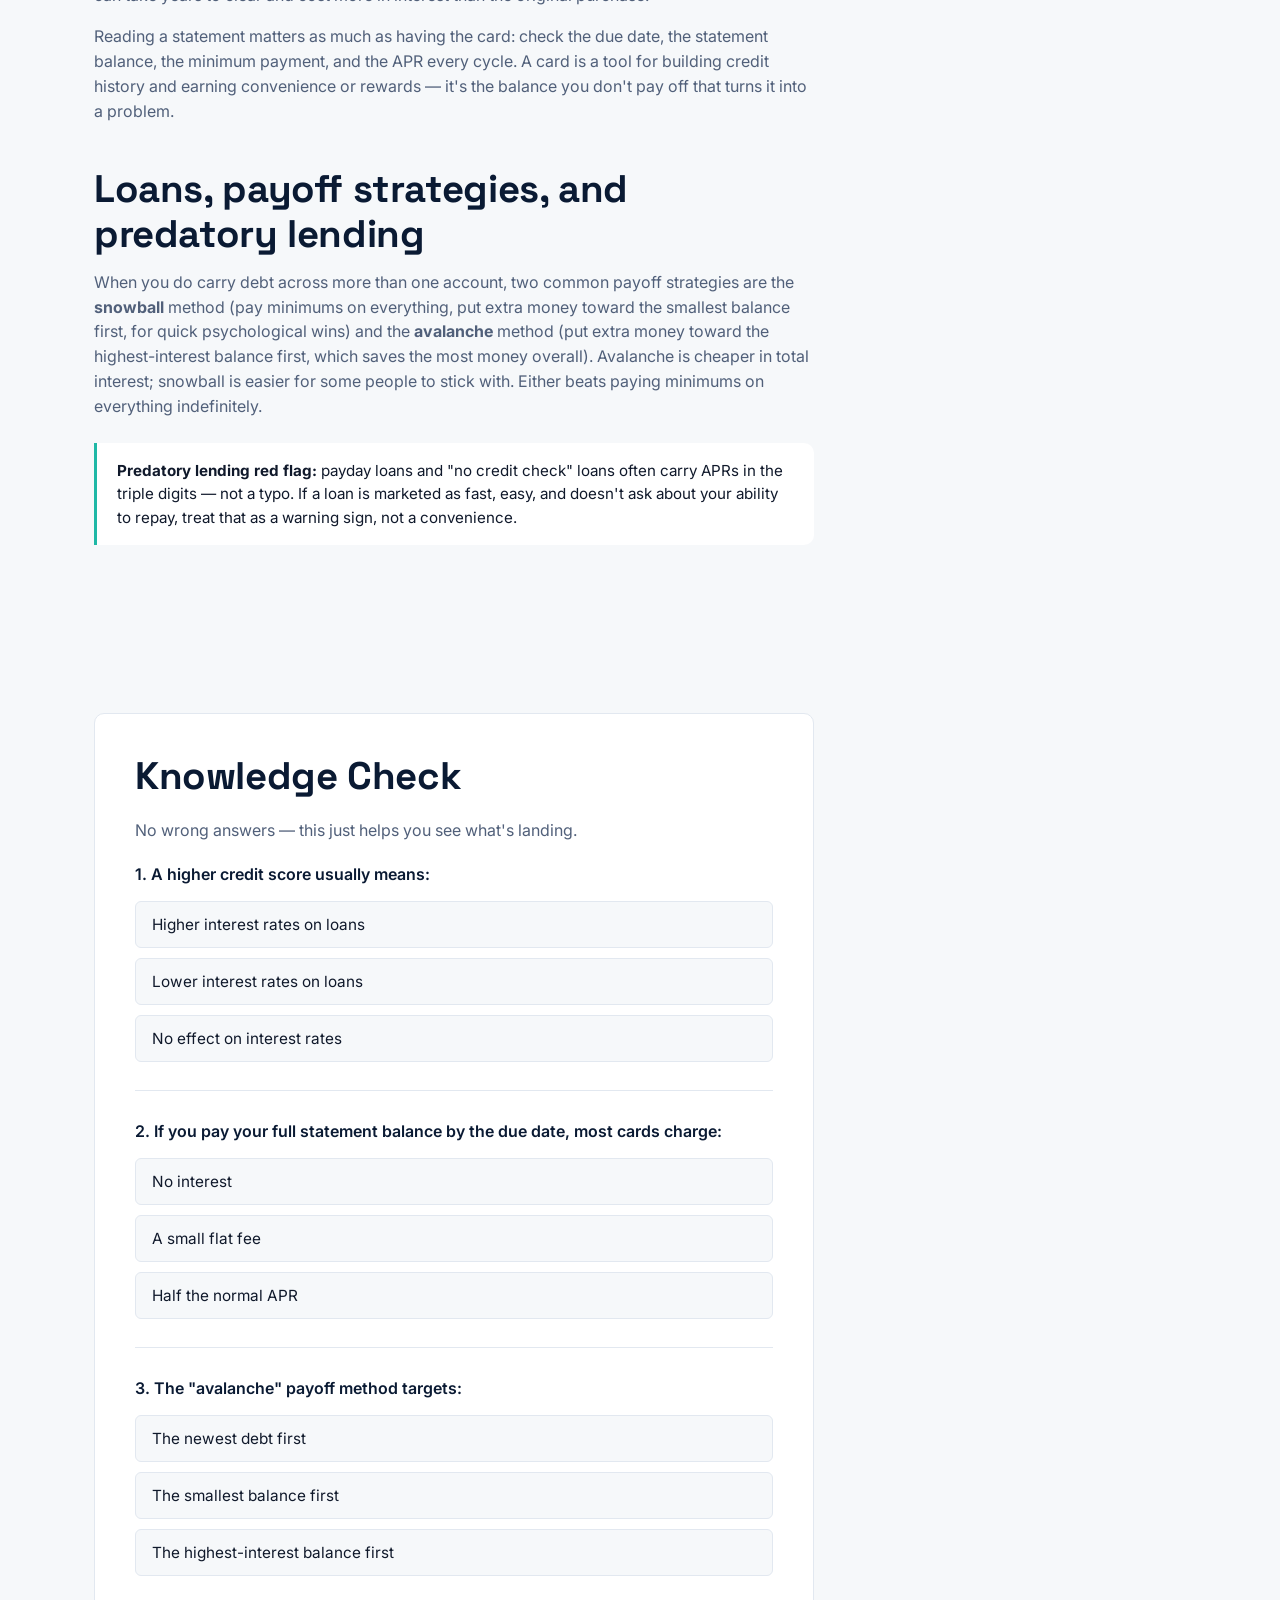
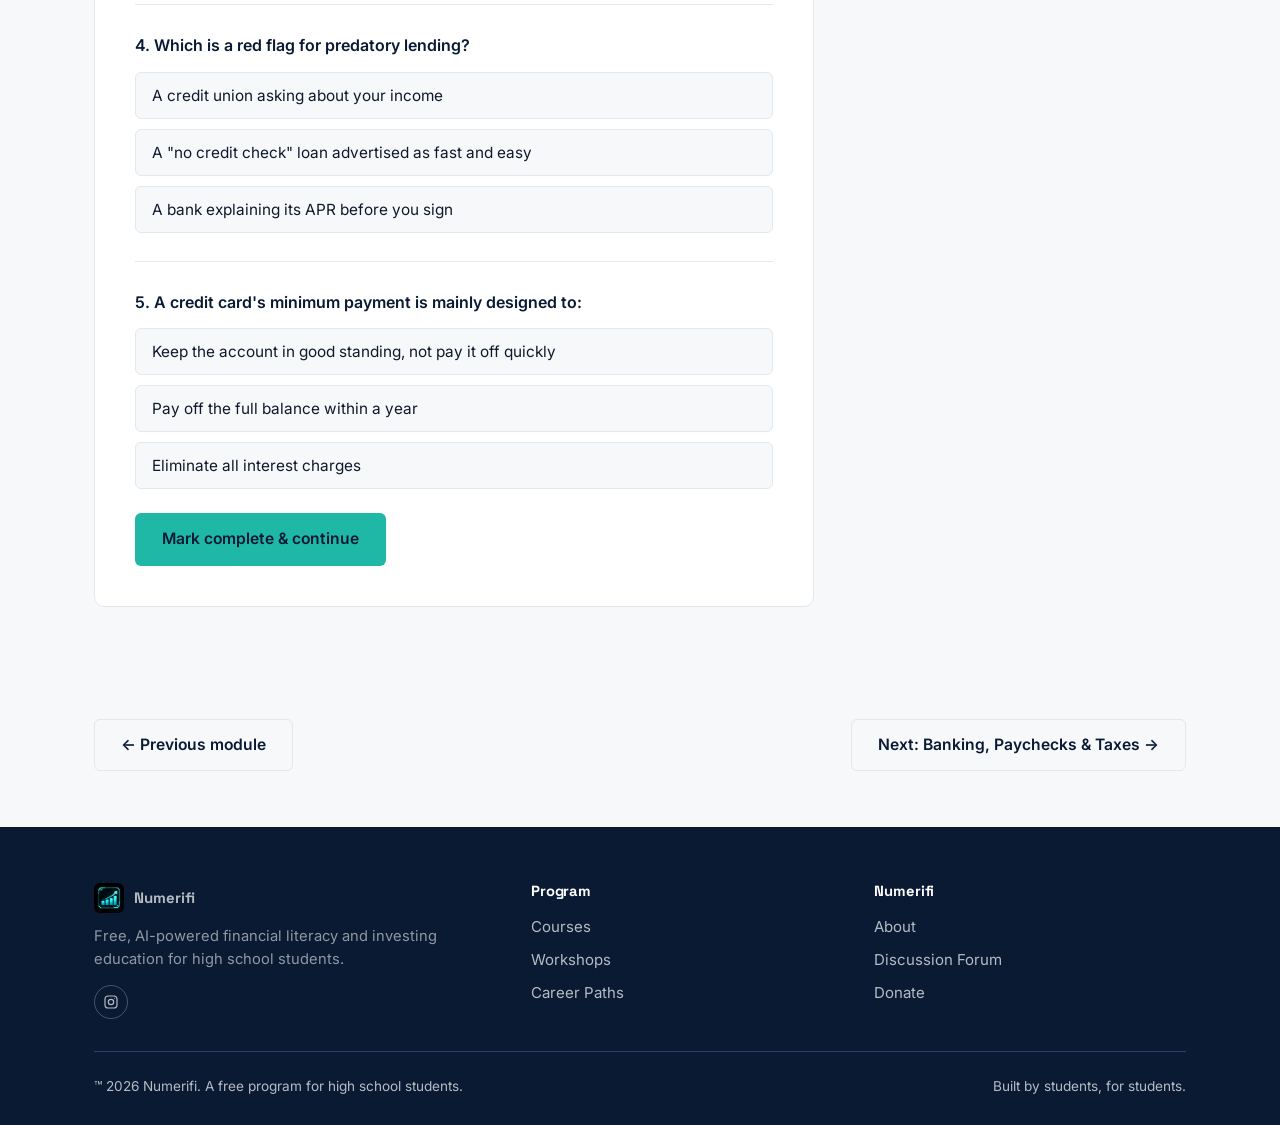
<file: course-module-3.html>
<!DOCTYPE html>
<html lang="en">
<head>
<meta charset="UTF-8">
<meta name="viewport" content="width=device-width, initial-scale=1.0">
<title>Module 3: Credit &amp; Debt — Numerifi</title>
<meta name="description" content="Read a credit score and compare debt payoff strategies — Module 3 of Numerifi's free Personal Finance &amp; Markets course.">
<link rel="preconnect" href="https://fonts.googleapis.com">
<link rel="preconnect" href="https://fonts.gstatic.com" crossorigin>
<link href="https://fonts.googleapis.com/css2?family=Space+Grotesk:wght@500;600;700&family=Inter:wght@400;500;600;700&display=swap" rel="stylesheet">
<link rel="stylesheet" href="styles.css">
</head>
<body>

<header class="site-header">
  <div class="container nav">
    <a href="index.html" class="brand">
      <img class="brand-mark" src="logo.png" alt="Numerifi logo">
      Numerifi
    </a>
    <button class="nav-toggle" aria-label="Toggle menu" aria-expanded="false">
      <svg viewBox="0 0 24 24" fill="none" stroke="currentColor" stroke-width="2" stroke-linecap="round"><line x1="3" y1="6" x2="21" y2="6"/><line x1="3" y1="12" x2="21" y2="12"/><line x1="3" y1="18" x2="21" y2="18"/></svg>
    </button>
    <ul class="nav-links">
      <li><a href="index.html">Home</a></li>
      <li><a href="courses.html" aria-current="page">Courses</a></li>
      <li><a href="workshops.html">Workshops</a></li>
      <li class="has-dropdown">
        <button class="nav-toggle-item" aria-expanded="false" aria-haspopup="true">
          More
          <svg class="caret" viewBox="0 0 10 6" fill="none"><path d="M1 1L5 5L9 1" stroke="currentColor" stroke-width="1.6" stroke-linecap="round" stroke-linejoin="round"/></svg>
        </button>
        <ul class="dropdown">
          <li><a href="forum.html">Discussion Forum</a></li>
          <li><a href="careers.html">Career Paths</a></li>
          <li><a href="donate.html">Donate</a></li>
          <li><a href="about.html">About</a></li>
        </ul>
      </li>
      <li class="nav-cta"><a href="workshops.html" class="btn btn-primary">Book a Workshop</a></li>
    </ul>
  </div>
</header>

<section class="page-header">
  <div class="container">
    <div class="module-icon" aria-hidden="true">
      <svg viewBox="0 0 24 24" fill="none" stroke="currentColor" stroke-width="2" stroke-linecap="round" stroke-linejoin="round"><rect x="2" y="5" width="20" height="14" rx="2"/><path d="M2 10h20"/></svg>
    </div>
    <div class="course-progress">
      <span class="course-progress-label">Module 3 of 6</span>
      <div class="course-progress-bar"><div class="course-progress-fill" style="width:50%"></div></div>
    </div>
    <h1>Credit &amp; Debt</h1>
    <p>Read a credit score and compare debt payoff strategies. <span class="eyebrow" style="margin:0;">~20 min</span></p>
  </div>
</section>

<section>
  <div class="container">
    <article class="lesson lesson-layout">

      <h2>What a credit score is, and why it follows you</h2>
      <p>A credit score is a number, roughly 300 to 850, that summarizes how reliably you've paid back money you've borrowed. Lenders use it to decide whether to approve a loan or credit card, and at what interest rate. A higher score usually means lower interest rates — on a car loan or eventually a mortgage, a 100-point difference in credit score can mean thousands of dollars in extra interest over the life of the loan. Landlords and even some employers check it too.</p>
      <p>The score is built mostly from: payment history (do you pay on time?), amounts owed (how much of your available credit are you using?), length of credit history, and the mix and recency of new credit. None of it is permanent — a score moves as your habits do, in both directions.</p>

      <div class="lesson-visual">
        <svg viewBox="0 0 300 200" role="img" aria-labelledby="credit-gauge-title">
          <title id="credit-gauge-title">Gauge chart showing credit score ranges from Poor to Excellent, with an example score of 710 in the Good range</title>
          <path d="M40,160 A110,110 0 0,1 72.2,82.2" fill="none" stroke="#E2E8F0" stroke-width="26" stroke-linecap="round"/>
          <path d="M72.2,82.2 A110,110 0 0,1 150,50" fill="none" stroke="#8694AB" stroke-width="26" stroke-linecap="round"/>
          <path d="M150,50 A110,110 0 0,1 227.8,82.2" fill="none" stroke="#6FE0D0" stroke-width="26" stroke-linecap="round"/>
          <path d="M227.8,82.2 A110,110 0 0,1 260,160" fill="none" stroke="#1FB8A6" stroke-width="26" stroke-linecap="round"/>
          <line x1="150" y1="160" x2="188" y2="78" stroke="#10192B" stroke-width="3" stroke-linecap="round"/>
          <circle cx="150" cy="160" r="7" fill="#10192B"/>
          <text x="40" y="185" font-family="Inter, sans-serif" font-size="11" fill="#8694AB">300</text>
          <text x="248" y="185" font-family="Inter, sans-serif" font-size="11" fill="#8694AB">850</text>
          <text x="150" y="200" text-anchor="middle" font-family="Space Grotesk, sans-serif" font-size="16" font-weight="700" fill="#10192B">Example: 710</text>
        </svg>
        <p class="visual-caption">
          <span style="color:#E2E8F0; font-weight:700;">&#9679;</span> Poor&ensp;
          <span style="color:#8694AB; font-weight:700;">&#9679;</span> Fair&ensp;
          <span style="color:#6FE0D0; font-weight:700;">&#9679;</span> Good&ensp;
          <span style="color:#1FB8A6; font-weight:700;">&#9679;</span> Excellent
        </p>
      </div>

      <h2>Credit cards: APR, statements, and minimum payments</h2>
      <p>A credit card isn't free money — it's a short-term loan that resets every billing cycle. <b>APR</b> (annual percentage rate) is the yearly cost of borrowing if you carry a balance; many cards sit around 20&ndash;25%. If you pay your full statement balance by the due date, most cards charge no interest at all. The trouble starts with the <b>minimum payment</b>: it's designed to keep the account in good standing, not to pay off the balance. Paying only the minimum on a $1,000 balance at 22% APR can take years to clear and cost more in interest than the original purchase.</p>
      <p>Reading a statement matters as much as having the card: check the due date, the statement balance, the minimum payment, and the APR every cycle. A card is a tool for building credit history and earning convenience or rewards — it's the balance you don't pay off that turns it into a problem.</p>

      <h2>Loans, payoff strategies, and predatory lending</h2>
      <p>When you do carry debt across more than one account, two common payoff strategies are the <b>snowball</b> method (pay minimums on everything, put extra money toward the smallest balance first, for quick psychological wins) and the <b>avalanche</b> method (put extra money toward the highest-interest balance first, which saves the most money overall). Avalanche is cheaper in total interest; snowball is easier for some people to stick with. Either beats paying minimums on everything indefinitely.</p>
      <div class="callout">
        <p><b>Predatory lending red flag:</b> payday loans and "no credit check" loans often carry APRs in the triple digits — not a typo. If a loan is marketed as fast, easy, and doesn't ask about your ability to repay, treat that as a warning sign, not a convenience.</p>
      </div>

    </article>
  </div>
</section>

<section class="section-tight quiz-section">
  <div class="container">
    <div class="quiz-card" data-quiz data-module="3">
      <h2>Knowledge Check</h2>
      <p>No wrong answers — this just helps you see what's landing.</p>

      <div class="quiz-question" data-question data-correct="1">
        <p class="quiz-question-text">1. A higher credit score usually means:</p>
        <div class="quiz-options">
          <button class="quiz-option" data-index="0">Higher interest rates on loans</button>
          <button class="quiz-option" data-index="1">Lower interest rates on loans</button>
          <button class="quiz-option" data-index="2">No effect on interest rates</button>
        </div>
      </div>

      <div class="quiz-question" data-question data-correct="0">
        <p class="quiz-question-text">2. If you pay your full statement balance by the due date, most cards charge:</p>
        <div class="quiz-options">
          <button class="quiz-option" data-index="0">No interest</button>
          <button class="quiz-option" data-index="1">A small flat fee</button>
          <button class="quiz-option" data-index="2">Half the normal APR</button>
        </div>
      </div>

      <div class="quiz-question" data-question data-correct="2">
        <p class="quiz-question-text">3. The "avalanche" payoff method targets:</p>
        <div class="quiz-options">
          <button class="quiz-option" data-index="0">The newest debt first</button>
          <button class="quiz-option" data-index="1">The smallest balance first</button>
          <button class="quiz-option" data-index="2">The highest-interest balance first</button>
        </div>
      </div>

      <div class="quiz-question" data-question data-correct="1">
        <p class="quiz-question-text">4. Which is a red flag for predatory lending?</p>
        <div class="quiz-options">
          <button class="quiz-option" data-index="0">A credit union asking about your income</button>
          <button class="quiz-option" data-index="1">A "no credit check" loan advertised as fast and easy</button>
          <button class="quiz-option" data-index="2">A bank explaining its APR before you sign</button>
        </div>
      </div>

      <div class="quiz-question" data-question data-correct="0">
        <p class="quiz-question-text">5. A credit card's minimum payment is mainly designed to:</p>
        <div class="quiz-options">
          <button class="quiz-option" data-index="0">Keep the account in good standing, not pay it off quickly</button>
          <button class="quiz-option" data-index="1">Pay off the full balance within a year</button>
          <button class="quiz-option" data-index="2">Eliminate all interest charges</button>
        </div>
      </div>

      <p class="quiz-result" data-quiz-result></p>
      <a href="course-module-4.html" class="btn btn-primary" data-mark-complete data-module="3" style="margin-top:24px;">Mark complete &amp; continue</a>
    </div>
  </div>
</section>

<section class="section-tight">
  <div class="container module-nav">
    <a href="course-module-2.html" class="btn btn-outline">&larr; Previous module</a>
    <a href="course-module-4.html" class="btn btn-outline">Next: Banking, Paychecks &amp; Taxes &rarr;</a>
  </div>
</section>

<footer class="site-footer">
  <div class="container">
    <div class="footer-grid">
      <div class="footer-brand">
        <a href="index.html" class="brand">
          <img class="brand-mark" src="logo.png" alt="Numerifi logo">
          Numerifi
        </a>
        <p>Free, AI-powered financial literacy and investing education for high school students.</p>
        <div class="footer-social">
          <a href="#" aria-label="Numerifi on Instagram"><svg viewBox="0 0 24 24" fill="none" stroke="currentColor" stroke-width="1.8"><rect x="3" y="3" width="18" height="18" rx="5"/><circle cx="12" cy="12" r="4"/><circle cx="17.5" cy="6.5" r="0.8" fill="currentColor" stroke="none"/></svg></a>
        </div>
      </div>
      <div>
        <h4>Program</h4>
        <ul>
          <li><a href="courses.html">Courses</a></li>
          <li><a href="workshops.html">Workshops</a></li>
          <li><a href="careers.html">Career Paths</a></li>
        </ul>
      </div>
      <div>
        <h4>Numerifi</h4>
        <ul>
          <li><a href="about.html">About</a></li>
          <li><a href="forum.html">Discussion Forum</a></li>
          <li><a href="donate.html">Donate</a></li>
        </ul>
      </div>
    </div>
    <div class="footer-bottom">
      <span>™ 2026 Numerifi. A free program for high school students.</span>
      <span>Built by students, for students.</span>
    </div>
  </div>
</footer>
<script src="script.js"></script>
</body>
</html>
</file>
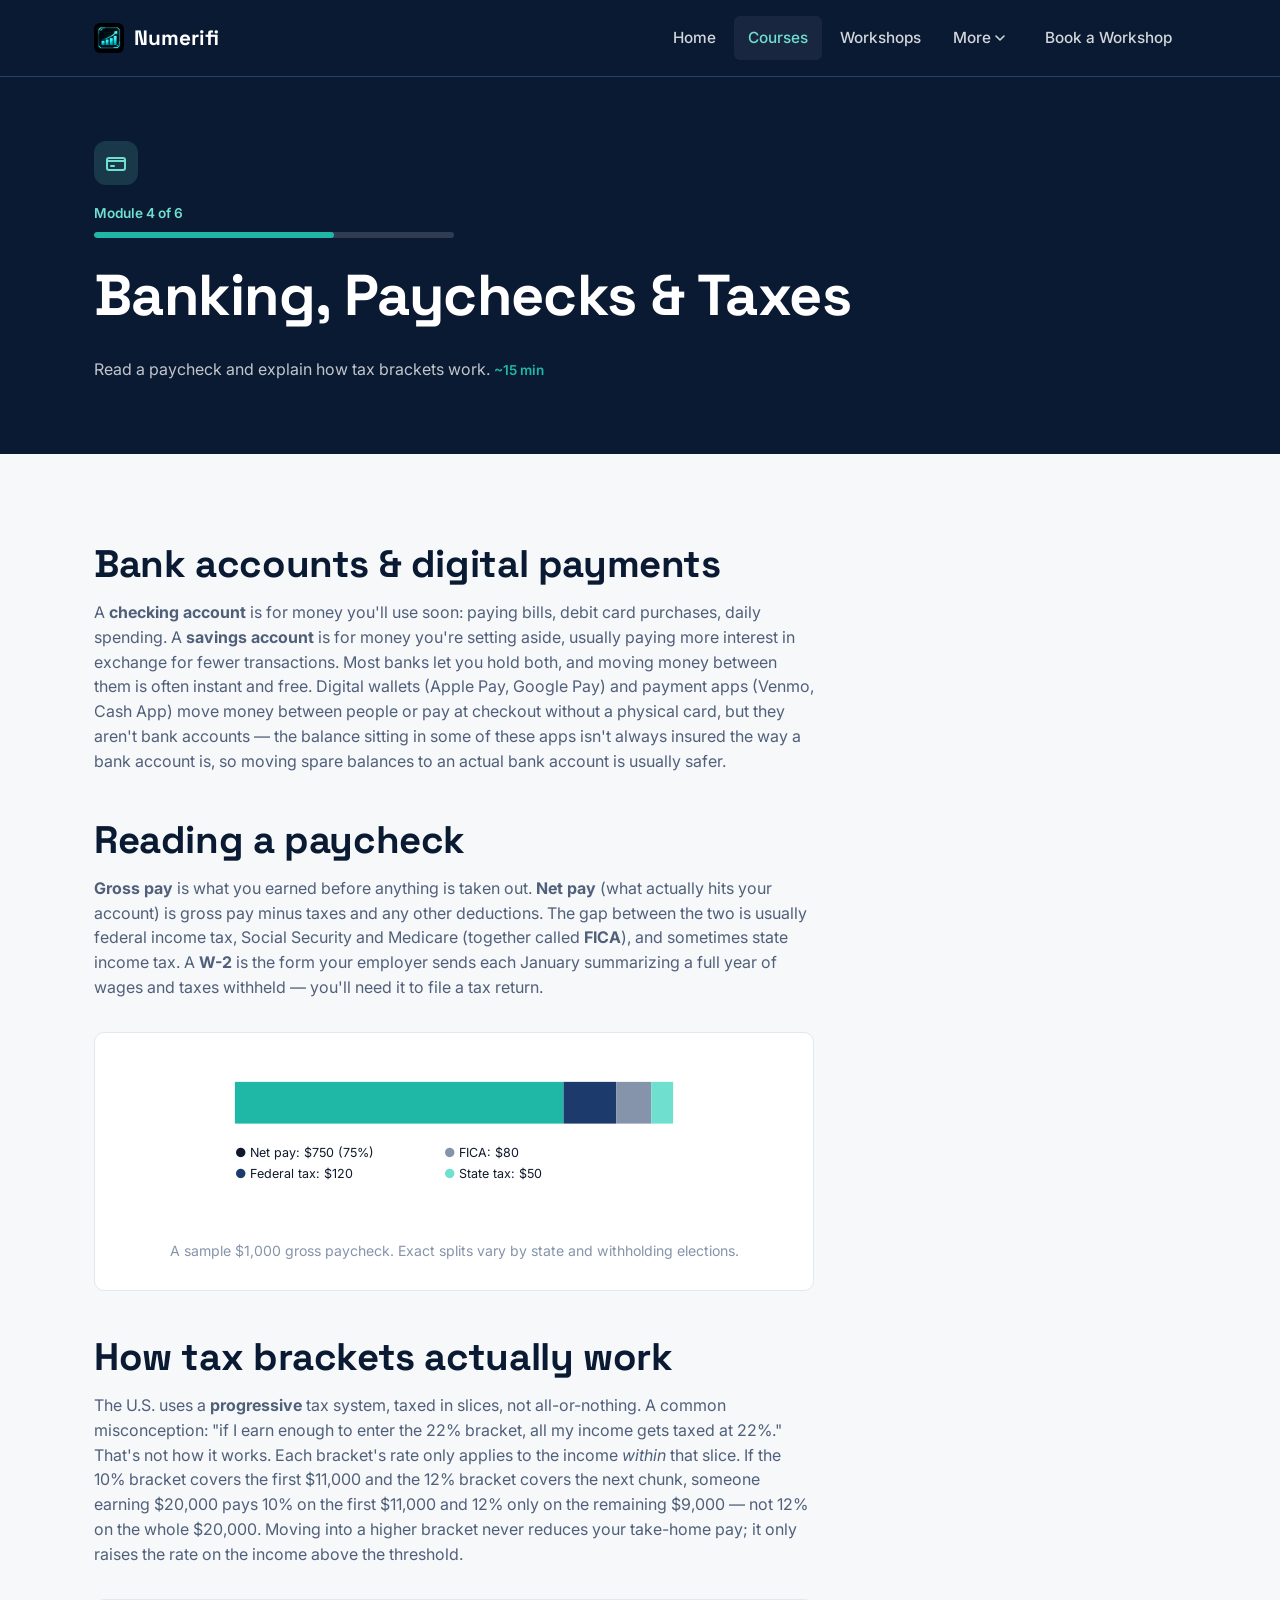
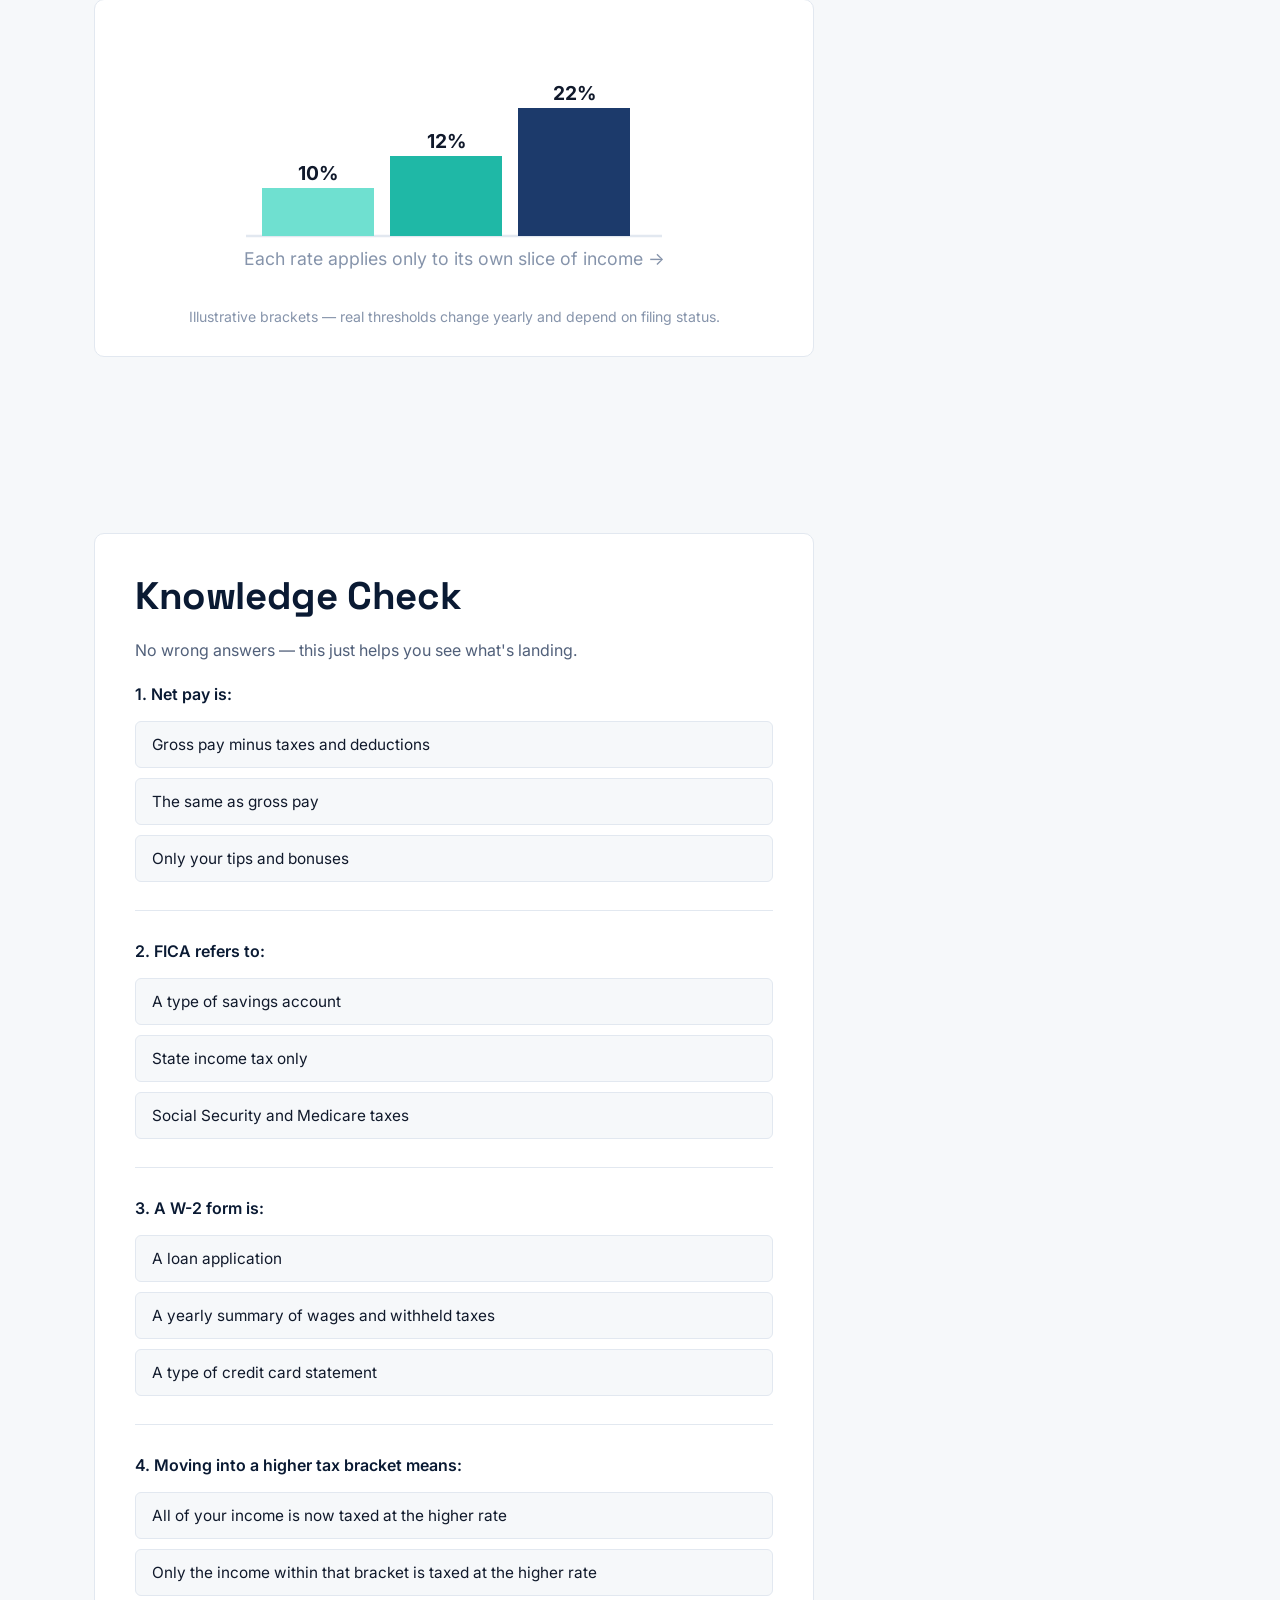
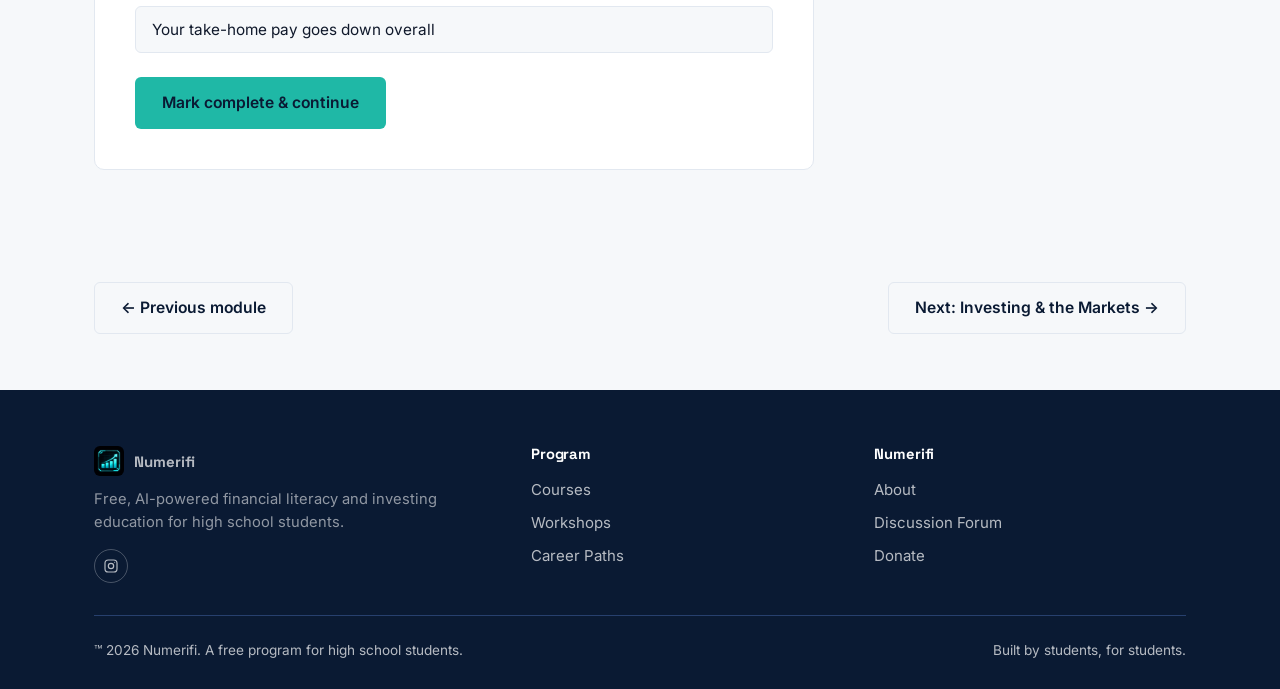
<file: course-module-4.html>
<!DOCTYPE html>
<html lang="en">
<head>
<meta charset="UTF-8">
<meta name="viewport" content="width=device-width, initial-scale=1.0">
<title>Module 4: Banking, Paychecks &amp; Taxes — Numerifi</title>
<meta name="description" content="Read a paycheck and explain how tax brackets work — Module 4 of Numerifi's free Personal Finance &amp; Markets course.">
<link rel="preconnect" href="https://fonts.googleapis.com">
<link rel="preconnect" href="https://fonts.gstatic.com" crossorigin>
<link href="https://fonts.googleapis.com/css2?family=Space+Grotesk:wght@500;600;700&family=Inter:wght@400;500;600;700&display=swap" rel="stylesheet">
<link rel="stylesheet" href="styles.css">
</head>
<body>

<header class="site-header">
  <div class="container nav">
    <a href="index.html" class="brand">
      <img class="brand-mark" src="logo.png" alt="Numerifi logo">
      Numerifi
    </a>
    <button class="nav-toggle" aria-label="Toggle menu" aria-expanded="false">
      <svg viewBox="0 0 24 24" fill="none" stroke="currentColor" stroke-width="2" stroke-linecap="round"><line x1="3" y1="6" x2="21" y2="6"/><line x1="3" y1="12" x2="21" y2="12"/><line x1="3" y1="18" x2="21" y2="18"/></svg>
    </button>
    <ul class="nav-links">
      <li><a href="index.html">Home</a></li>
      <li><a href="courses.html" aria-current="page">Courses</a></li>
      <li><a href="workshops.html">Workshops</a></li>
      <li class="has-dropdown">
        <button class="nav-toggle-item" aria-expanded="false" aria-haspopup="true">
          More
          <svg class="caret" viewBox="0 0 10 6" fill="none"><path d="M1 1L5 5L9 1" stroke="currentColor" stroke-width="1.6" stroke-linecap="round" stroke-linejoin="round"/></svg>
        </button>
        <ul class="dropdown">
          <li><a href="forum.html">Discussion Forum</a></li>
          <li><a href="careers.html">Career Paths</a></li>
          <li><a href="donate.html">Donate</a></li>
          <li><a href="about.html">About</a></li>
        </ul>
      </li>
      <li class="nav-cta"><a href="workshops.html" class="btn btn-primary">Book a Workshop</a></li>
    </ul>
  </div>
</header>

<section class="page-header">
  <div class="container">
    <div class="module-icon" aria-hidden="true">
      <svg viewBox="0 0 24 24" fill="none" stroke="currentColor" stroke-width="2" stroke-linecap="round" stroke-linejoin="round"><rect x="3" y="7" width="18" height="12" rx="2"/><path d="M3 10h18"/><path d="M7 15h3"/></svg>
    </div>
    <div class="course-progress">
      <span class="course-progress-label">Module 4 of 6</span>
      <div class="course-progress-bar"><div class="course-progress-fill" style="width:66.6%"></div></div>
    </div>
    <h1>Banking, Paychecks &amp; Taxes</h1>
    <p>Read a paycheck and explain how tax brackets work. <span class="eyebrow" style="margin:0;">~15 min</span></p>
  </div>
</section>

<section>
  <div class="container">
    <article class="lesson lesson-layout">

      <h2>Bank accounts &amp; digital payments</h2>
      <p>A <b>checking account</b> is for money you'll use soon: paying bills, debit card purchases, daily spending. A <b>savings account</b> is for money you're setting aside, usually paying more interest in exchange for fewer transactions. Most banks let you hold both, and moving money between them is often instant and free. Digital wallets (Apple Pay, Google Pay) and payment apps (Venmo, Cash App) move money between people or pay at checkout without a physical card, but they aren't bank accounts — the balance sitting in some of these apps isn't always insured the way a bank account is, so moving spare balances to an actual bank account is usually safer.</p>

      <h2>Reading a paycheck</h2>
      <p><b>Gross pay</b> is what you earned before anything is taken out. <b>Net pay</b> (what actually hits your account) is gross pay minus taxes and any other deductions. The gap between the two is usually federal income tax, Social Security and Medicare (together called <b>FICA</b>), and sometimes state income tax. A <b>W-2</b> is the form your employer sends each January summarizing a full year of wages and taxes withheld — you'll need it to file a tax return.</p>

      <div class="lesson-visual">
        <svg viewBox="0 0 460 150" role="img" aria-labelledby="paycheck-chart-title">
          <title id="paycheck-chart-title">Stacked bar chart: a $1,000 gross paycheck split into net pay, federal tax, FICA, and state tax</title>
          <rect x="20" y="20" width="315" height="40" fill="#1FB8A6"/>
          <rect x="335" y="20" width="50.4" height="40" fill="#1C3A6B"/>
          <rect x="385.4" y="20" width="33.6" height="40" fill="#8694AB"/>
          <rect x="419" y="20" width="21" height="40" fill="#6FE0D0"/>
          <text x="20" y="92" font-family="Inter, sans-serif" font-size="12" fill="#10192B"><tspan font-weight="700">&#9679;</tspan> Net pay: $750 (75%)</text>
          <text x="20" y="112" font-family="Inter, sans-serif" font-size="12" fill="#10192B"><tspan fill="#1C3A6B" font-weight="700">&#9679;</tspan> Federal tax: $120</text>
          <text x="220" y="92" font-family="Inter, sans-serif" font-size="12" fill="#10192B"><tspan fill="#8694AB" font-weight="700">&#9679;</tspan> FICA: $80</text>
          <text x="220" y="112" font-family="Inter, sans-serif" font-size="12" fill="#10192B"><tspan fill="#6FE0D0" font-weight="700">&#9679;</tspan> State tax: $50</text>
        </svg>
        <p class="visual-caption">A sample $1,000 gross paycheck. Exact splits vary by state and withholding elections.</p>
      </div>

      <h2>How tax brackets actually work</h2>
      <p>The U.S. uses a <b>progressive</b> tax system, taxed in slices, not all-or-nothing. A common misconception: "if I earn enough to enter the 22% bracket, all my income gets taxed at 22%." That's not how it works. Each bracket's rate only applies to the income <i>within</i> that slice. If the 10% bracket covers the first $11,000 and the 12% bracket covers the next chunk, someone earning $20,000 pays 10% on the first $11,000 and 12% only on the remaining $9,000 — not 12% on the whole $20,000. Moving into a higher bracket never reduces your take-home pay; it only raises the rate on the income above the threshold.</p>

      <div class="lesson-visual">
        <svg viewBox="0 0 300 160" role="img" aria-labelledby="bracket-chart-title">
          <title id="bracket-chart-title">Step chart showing increasing tax rates of 10%, 12%, and 22% applied to successive slices of income, not the whole income</title>
          <line x1="20" y1="130" x2="280" y2="130" stroke="#E2E8F0" stroke-width="1.5"/>
          <rect x="30" y="100" width="70" height="30" fill="#6FE0D0"/>
          <rect x="110" y="80" width="70" height="50" fill="#1FB8A6"/>
          <rect x="190" y="50" width="70" height="80" fill="#1C3A6B"/>
          <text x="65" y="95" text-anchor="middle" font-family="Inter, sans-serif" font-size="12" font-weight="700" fill="#10192B">10%</text>
          <text x="145" y="75" text-anchor="middle" font-family="Inter, sans-serif" font-size="12" font-weight="700" fill="#10192B">12%</text>
          <text x="225" y="45" text-anchor="middle" font-family="Inter, sans-serif" font-size="12" font-weight="700" fill="#10192B">22%</text>
          <text x="150" y="148" text-anchor="middle" font-family="Inter, sans-serif" font-size="11" fill="#8694AB">Each rate applies only to its own slice of income &rarr;</text>
        </svg>
        <p class="visual-caption">Illustrative brackets — real thresholds change yearly and depend on filing status.</p>
      </div>

    </article>
  </div>
</section>

<section class="section-tight quiz-section">
  <div class="container">
    <div class="quiz-card" data-quiz data-module="4">
      <h2>Knowledge Check</h2>
      <p>No wrong answers — this just helps you see what's landing.</p>

      <div class="quiz-question" data-question data-correct="0">
        <p class="quiz-question-text">1. Net pay is:</p>
        <div class="quiz-options">
          <button class="quiz-option" data-index="0">Gross pay minus taxes and deductions</button>
          <button class="quiz-option" data-index="1">The same as gross pay</button>
          <button class="quiz-option" data-index="2">Only your tips and bonuses</button>
        </div>
      </div>

      <div class="quiz-question" data-question data-correct="2">
        <p class="quiz-question-text">2. FICA refers to:</p>
        <div class="quiz-options">
          <button class="quiz-option" data-index="0">A type of savings account</button>
          <button class="quiz-option" data-index="1">State income tax only</button>
          <button class="quiz-option" data-index="2">Social Security and Medicare taxes</button>
        </div>
      </div>

      <div class="quiz-question" data-question data-correct="1">
        <p class="quiz-question-text">3. A W-2 form is:</p>
        <div class="quiz-options">
          <button class="quiz-option" data-index="0">A loan application</button>
          <button class="quiz-option" data-index="1">A yearly summary of wages and withheld taxes</button>
          <button class="quiz-option" data-index="2">A type of credit card statement</button>
        </div>
      </div>

      <div class="quiz-question" data-question data-correct="1">
        <p class="quiz-question-text">4. Moving into a higher tax bracket means:</p>
        <div class="quiz-options">
          <button class="quiz-option" data-index="0">All of your income is now taxed at the higher rate</button>
          <button class="quiz-option" data-index="1">Only the income within that bracket is taxed at the higher rate</button>
          <button class="quiz-option" data-index="2">Your take-home pay goes down overall</button>
        </div>
      </div>

      <p class="quiz-result" data-quiz-result></p>
      <a href="course-module-5.html" class="btn btn-primary" data-mark-complete data-module="4" style="margin-top:24px;">Mark complete &amp; continue</a>
    </div>
  </div>
</section>

<section class="section-tight">
  <div class="container module-nav">
    <a href="course-module-3.html" class="btn btn-outline">&larr; Previous module</a>
    <a href="course-module-5.html" class="btn btn-outline">Next: Investing &amp; the Markets &rarr;</a>
  </div>
</section>

<footer class="site-footer">
  <div class="container">
    <div class="footer-grid">
      <div class="footer-brand">
        <a href="index.html" class="brand">
          <img class="brand-mark" src="logo.png" alt="Numerifi logo">
          Numerifi
        </a>
        <p>Free, AI-powered financial literacy and investing education for high school students.</p>
        <div class="footer-social">
          <a href="#" aria-label="Numerifi on Instagram"><svg viewBox="0 0 24 24" fill="none" stroke="currentColor" stroke-width="1.8"><rect x="3" y="3" width="18" height="18" rx="5"/><circle cx="12" cy="12" r="4"/><circle cx="17.5" cy="6.5" r="0.8" fill="currentColor" stroke="none"/></svg></a>
        </div>
      </div>
      <div>
        <h4>Program</h4>
        <ul>
          <li><a href="courses.html">Courses</a></li>
          <li><a href="workshops.html">Workshops</a></li>
          <li><a href="careers.html">Career Paths</a></li>
        </ul>
      </div>
      <div>
        <h4>Numerifi</h4>
        <ul>
          <li><a href="about.html">About</a></li>
          <li><a href="forum.html">Discussion Forum</a></li>
          <li><a href="donate.html">Donate</a></li>
        </ul>
      </div>
    </div>
    <div class="footer-bottom">
      <span>™ 2026 Numerifi. A free program for high school students.</span>
      <span>Built by students, for students.</span>
    </div>
  </div>
</footer>
<script src="script.js"></script>
</body>
</html>
</file>
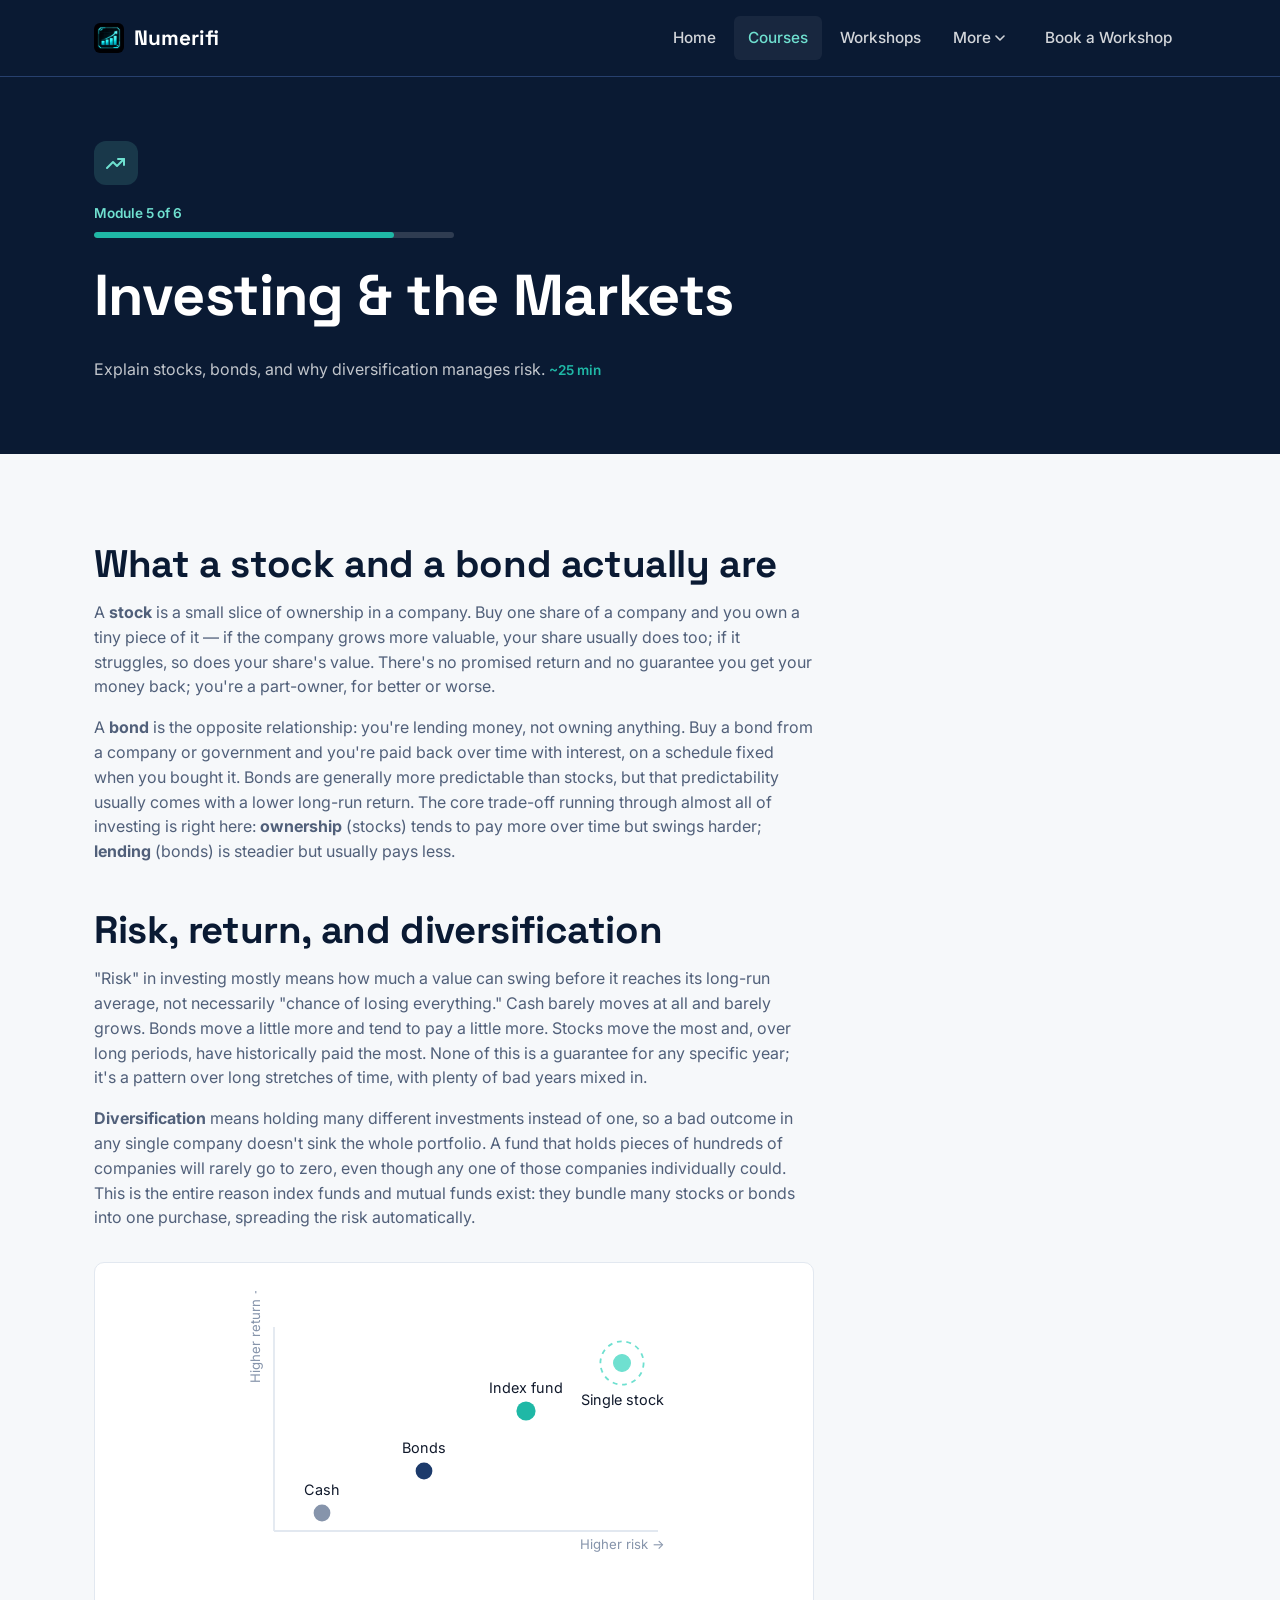
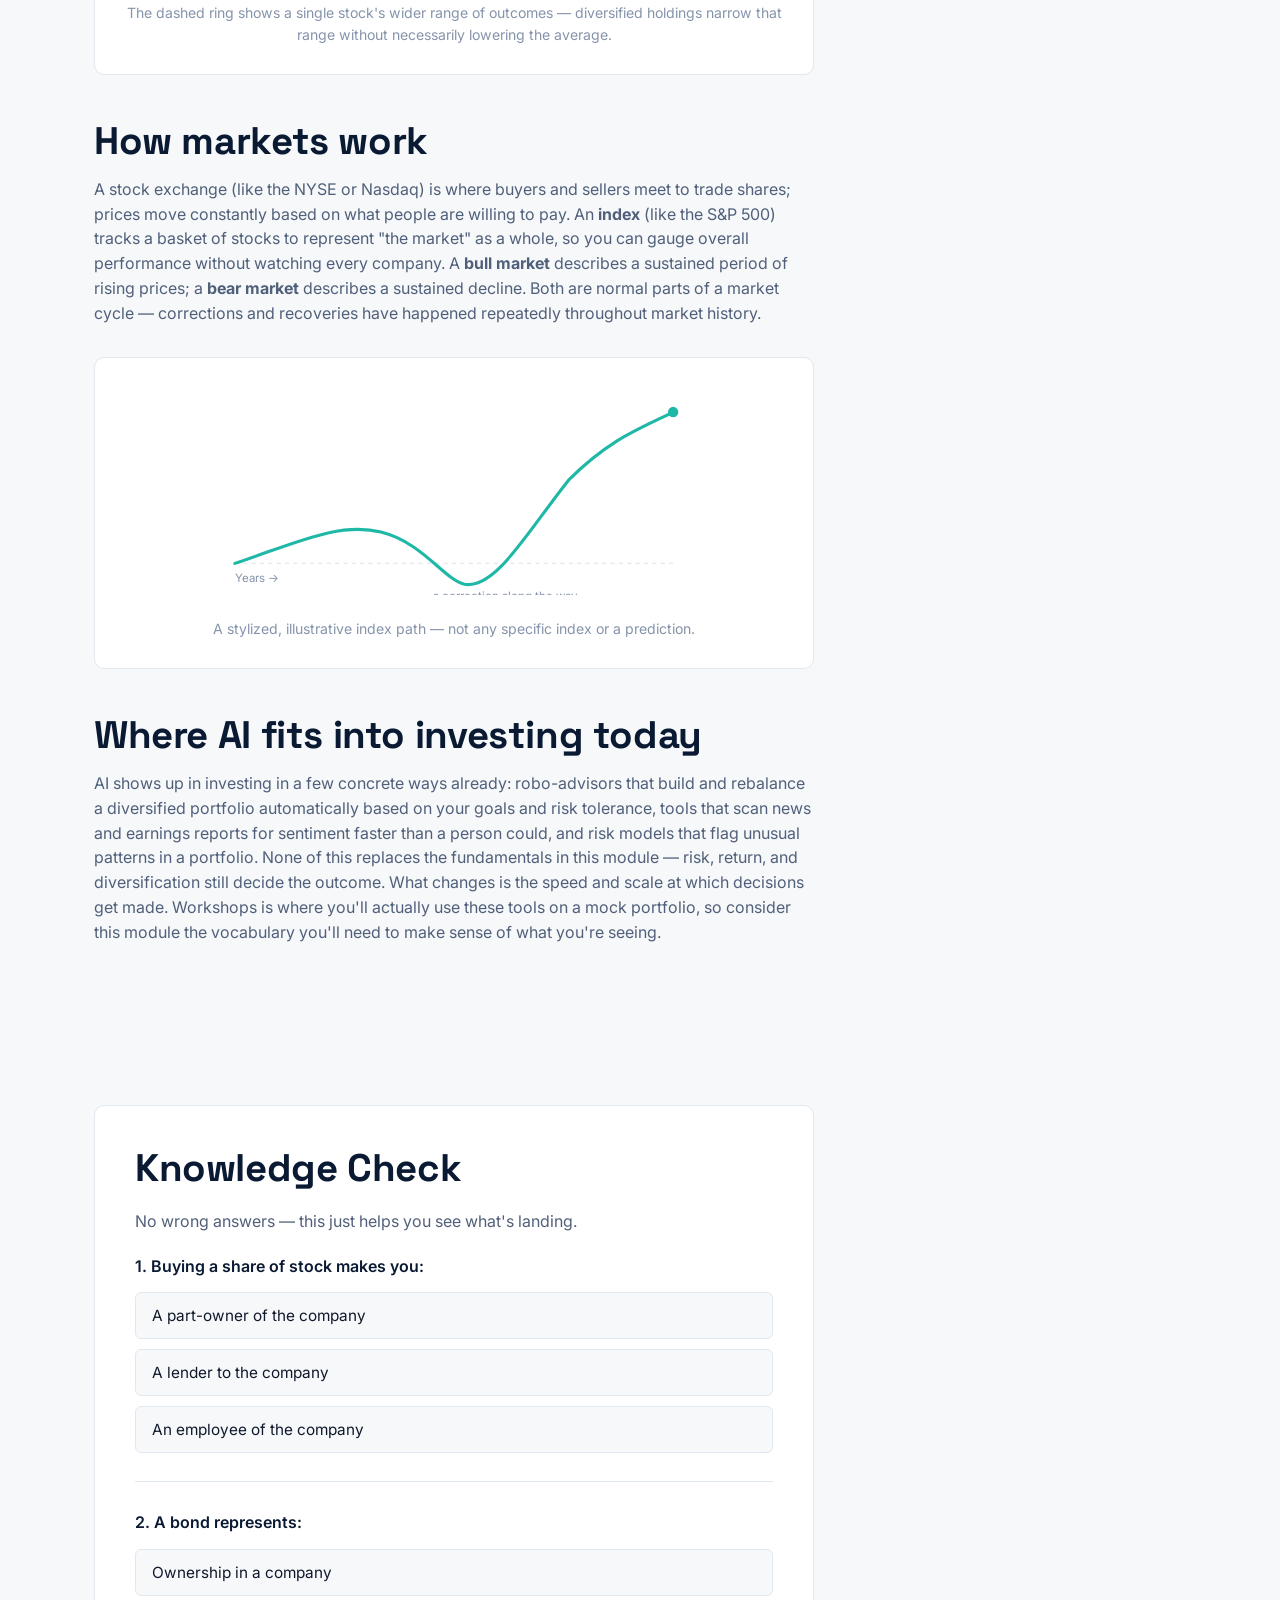
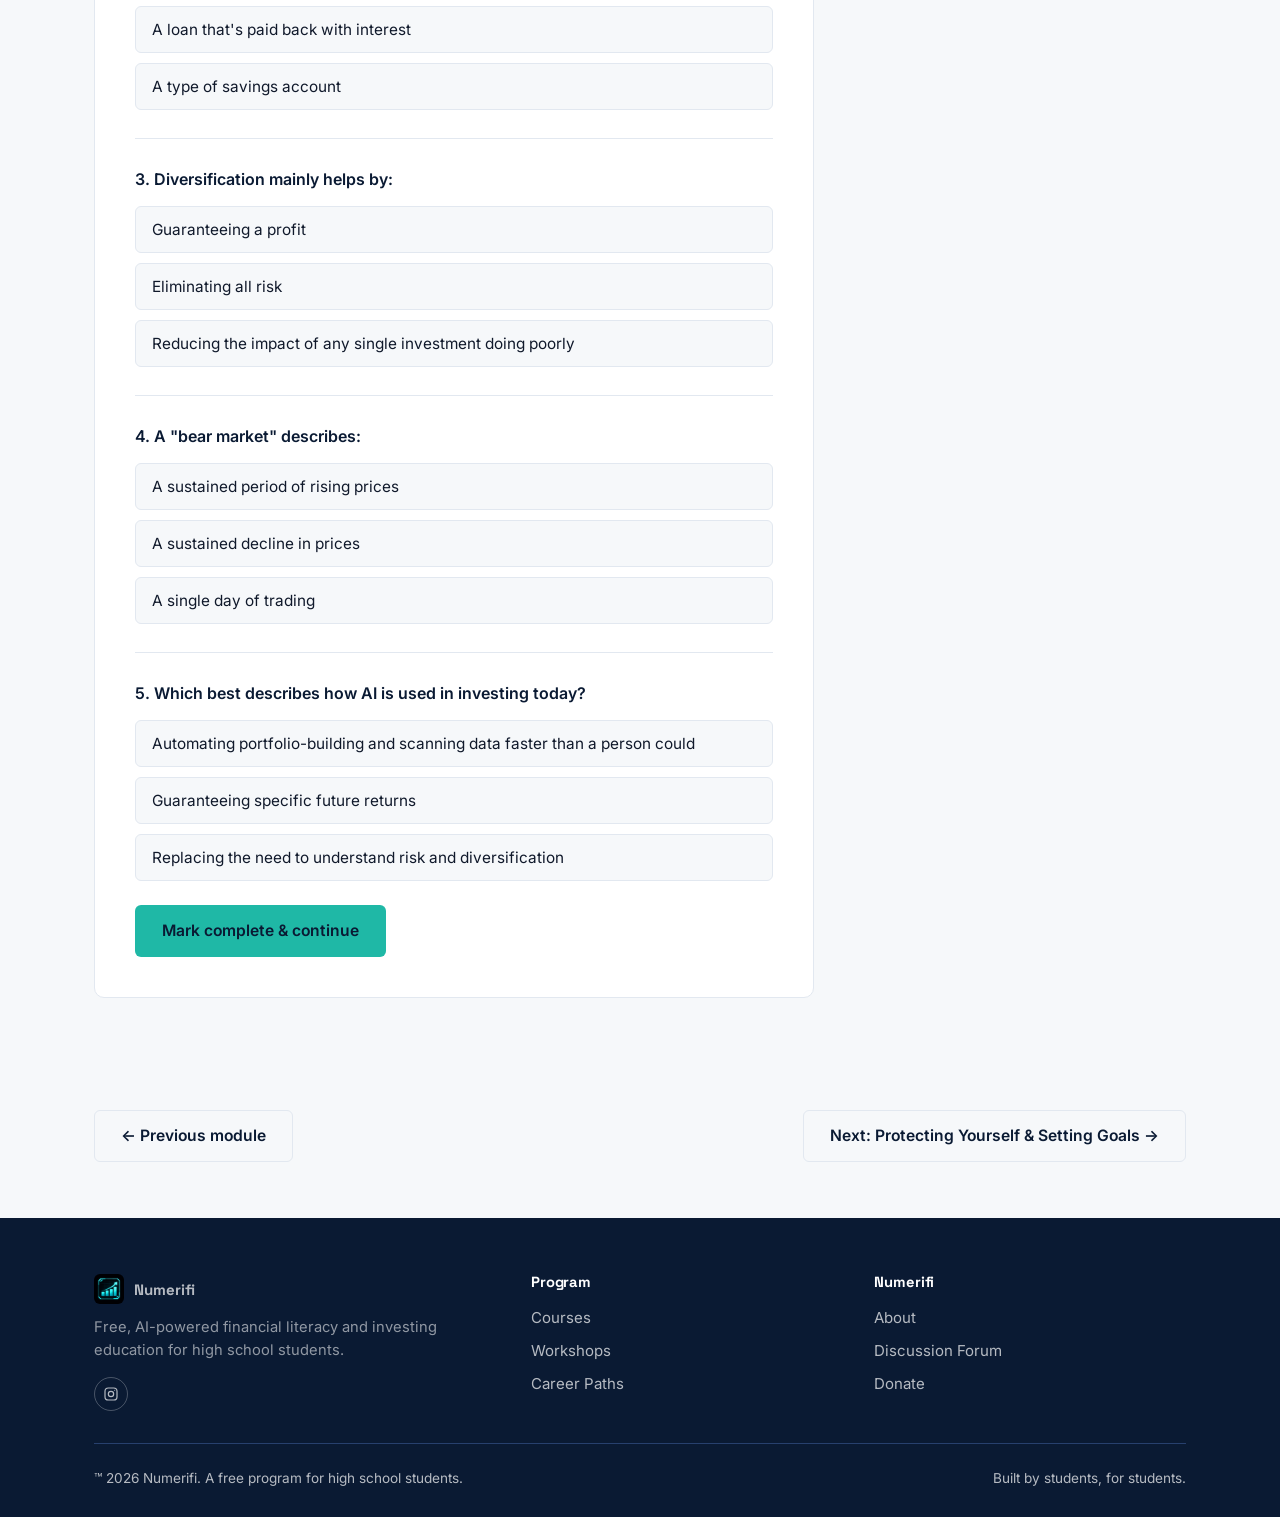
<file: course-module-5.html>
<!DOCTYPE html>
<html lang="en">
<head>
<meta charset="UTF-8">
<meta name="viewport" content="width=device-width, initial-scale=1.0">
<title>Module 5: Investing &amp; the Markets — Numerifi</title>
<meta name="description" content="Explain stocks, bonds, and why diversification manages risk — Module 5 of Numerifi's free Personal Finance &amp; Markets course.">
<link rel="preconnect" href="https://fonts.googleapis.com">
<link rel="preconnect" href="https://fonts.gstatic.com" crossorigin>
<link href="https://fonts.googleapis.com/css2?family=Space+Grotesk:wght@500;600;700&family=Inter:wght@400;500;600;700&display=swap" rel="stylesheet">
<link rel="stylesheet" href="styles.css">
</head>
<body>

<header class="site-header">
  <div class="container nav">
    <a href="index.html" class="brand">
      <img class="brand-mark" src="logo.png" alt="Numerifi logo">
      Numerifi
    </a>
    <button class="nav-toggle" aria-label="Toggle menu" aria-expanded="false">
      <svg viewBox="0 0 24 24" fill="none" stroke="currentColor" stroke-width="2" stroke-linecap="round"><line x1="3" y1="6" x2="21" y2="6"/><line x1="3" y1="12" x2="21" y2="12"/><line x1="3" y1="18" x2="21" y2="18"/></svg>
    </button>
    <ul class="nav-links">
      <li><a href="index.html">Home</a></li>
      <li><a href="courses.html" aria-current="page">Courses</a></li>
      <li><a href="workshops.html">Workshops</a></li>
      <li class="has-dropdown">
        <button class="nav-toggle-item" aria-expanded="false" aria-haspopup="true">
          More
          <svg class="caret" viewBox="0 0 10 6" fill="none"><path d="M1 1L5 5L9 1" stroke="currentColor" stroke-width="1.6" stroke-linecap="round" stroke-linejoin="round"/></svg>
        </button>
        <ul class="dropdown">
          <li><a href="forum.html">Discussion Forum</a></li>
          <li><a href="careers.html">Career Paths</a></li>
          <li><a href="donate.html">Donate</a></li>
          <li><a href="about.html">About</a></li>
        </ul>
      </li>
      <li class="nav-cta"><a href="workshops.html" class="btn btn-primary">Book a Workshop</a></li>
    </ul>
  </div>
</header>

<section class="page-header">
  <div class="container">
    <div class="module-icon" aria-hidden="true">
      <svg viewBox="0 0 24 24" fill="none" stroke="currentColor" stroke-width="2" stroke-linecap="round" stroke-linejoin="round"><path d="M3 17l6-6 4 4 7-7"/><path d="M14 8h6v6"/></svg>
    </div>
    <div class="course-progress">
      <span class="course-progress-label">Module 5 of 6</span>
      <div class="course-progress-bar"><div class="course-progress-fill" style="width:83.3%"></div></div>
    </div>
    <h1>Investing &amp; the Markets</h1>
    <p>Explain stocks, bonds, and why diversification manages risk. <span class="eyebrow" style="margin:0;">~25 min</span></p>
  </div>
</section>

<section>
  <div class="container">
    <article class="lesson lesson-layout">

      <h2>What a stock and a bond actually are</h2>
      <p>A <b>stock</b> is a small slice of ownership in a company. Buy one share of a company and you own a tiny piece of it — if the company grows more valuable, your share usually does too; if it struggles, so does your share's value. There's no promised return and no guarantee you get your money back; you're a part-owner, for better or worse.</p>
      <p>A <b>bond</b> is the opposite relationship: you're lending money, not owning anything. Buy a bond from a company or government and you're paid back over time with interest, on a schedule fixed when you bought it. Bonds are generally more predictable than stocks, but that predictability usually comes with a lower long-run return. The core trade-off running through almost all of investing is right here: <b>ownership</b> (stocks) tends to pay more over time but swings harder; <b>lending</b> (bonds) is steadier but usually pays less.</p>

      <h2>Risk, return, and diversification</h2>
      <p>"Risk" in investing mostly means how much a value can swing before it reaches its long-run average, not necessarily "chance of losing everything." Cash barely moves at all and barely grows. Bonds move a little more and tend to pay a little more. Stocks move the most and, over long periods, have historically paid the most. None of this is a guarantee for any specific year; it's a pattern over long stretches of time, with plenty of bad years mixed in.</p>
      <p><b>Diversification</b> means holding many different investments instead of one, so a bad outcome in any single company doesn't sink the whole portfolio. A fund that holds pieces of hundreds of companies will rarely go to zero, even though any one of those companies individually could. This is the entire reason index funds and mutual funds exist: they bundle many stocks or bonds into one purchase, spreading the risk automatically.</p>

      <div class="lesson-visual">
        <svg viewBox="0 0 400 240" role="img" aria-labelledby="risk-return-title">
          <title id="risk-return-title">Scatter chart positioning cash, bonds, a diversified index fund, and a single stock by risk versus return</title>
          <line x1="50" y1="200" x2="370" y2="200" stroke="#E2E8F0" stroke-width="1.5"/>
          <line x1="50" y1="200" x2="50" y2="30" stroke="#E2E8F0" stroke-width="1.5"/>
          <circle cx="90" cy="185" r="7" fill="#8694AB"/>
          <text x="90" y="170" text-anchor="middle" font-family="Inter, sans-serif" font-size="12" fill="#10192B">Cash</text>
          <circle cx="175" cy="150" r="7" fill="#1C3A6B"/>
          <text x="175" y="135" text-anchor="middle" font-family="Inter, sans-serif" font-size="12" fill="#10192B">Bonds</text>
          <circle cx="260" cy="100" r="8" fill="#1FB8A6"/>
          <text x="260" y="85" text-anchor="middle" font-family="Inter, sans-serif" font-size="12" fill="#10192B">Index fund</text>
          <circle cx="340" cy="60" r="7" fill="#6FE0D0" stroke="#6FE0D0" stroke-width="1"/>
          <circle cx="340" cy="60" r="18" fill="none" stroke="#6FE0D0" stroke-width="1.5" stroke-dasharray="4 4"/>
          <text x="340" y="95" text-anchor="middle" font-family="Inter, sans-serif" font-size="12" fill="#10192B">Single stock</text>
          <text x="340" y="215" text-anchor="middle" font-family="Inter, sans-serif" font-size="11" fill="#8694AB">Higher risk &rarr;</text>
          <text x="38" y="35" text-anchor="middle" font-family="Inter, sans-serif" font-size="11" fill="#8694AB" transform="rotate(-90 38 35)">Higher return &rarr;</text>
        </svg>
        <p class="visual-caption">The dashed ring shows a single stock's wider range of outcomes — diversified holdings narrow that range without necessarily lowering the average.</p>
      </div>

      <h2>How markets work</h2>
      <p>A stock exchange (like the NYSE or Nasdaq) is where buyers and sellers meet to trade shares; prices move constantly based on what people are willing to pay. An <b>index</b> (like the S&amp;P 500) tracks a basket of stocks to represent "the market" as a whole, so you can gauge overall performance without watching every company. A <b>bull market</b> describes a sustained period of rising prices; a <b>bear market</b> describes a sustained decline. Both are normal parts of a market cycle — corrections and recoveries have happened repeatedly throughout market history.</p>

      <div class="lesson-visual">
        <svg viewBox="0 0 460 200" role="img" aria-labelledby="index-chart-title">
          <title id="index-chart-title">Line chart of a market index over several decades, showing a decline followed by long-term growth</title>
          <line x1="20" y1="170" x2="440" y2="170" stroke="#E2E8F0" stroke-width="1" stroke-dasharray="4 4"/>
          <path d="M20,170 C80,150 120,130 160,140 C200,150 220,185 240,190 C270,195 300,140 340,90 C380,50 410,40 440,25"
            fill="none" stroke="#1FB8A6" stroke-width="3" stroke-linecap="round"/>
          <circle cx="440" cy="25" r="5" fill="#1FB8A6"/>
          <text x="20" y="188" font-family="Inter, sans-serif" font-size="11" fill="#8694AB">Years &rarr;</text>
          <text x="210" y="205" font-family="Inter, sans-serif" font-size="11" fill="#8694AB">a correction along the way</text>
        </svg>
        <p class="visual-caption">A stylized, illustrative index path — not any specific index or a prediction.</p>
      </div>

      <h2>Where AI fits into investing today</h2>
      <p>AI shows up in investing in a few concrete ways already: robo-advisors that build and rebalance a diversified portfolio automatically based on your goals and risk tolerance, tools that scan news and earnings reports for sentiment faster than a person could, and risk models that flag unusual patterns in a portfolio. None of this replaces the fundamentals in this module — risk, return, and diversification still decide the outcome. What changes is the speed and scale at which decisions get made. Workshops is where you'll actually use these tools on a mock portfolio, so consider this module the vocabulary you'll need to make sense of what you're seeing.</p>

    </article>
  </div>
</section>

<section class="section-tight quiz-section">
  <div class="container">
    <div class="quiz-card" data-quiz data-module="5">
      <h2>Knowledge Check</h2>
      <p>No wrong answers — this just helps you see what's landing.</p>

      <div class="quiz-question" data-question data-correct="0">
        <p class="quiz-question-text">1. Buying a share of stock makes you:</p>
        <div class="quiz-options">
          <button class="quiz-option" data-index="0">A part-owner of the company</button>
          <button class="quiz-option" data-index="1">A lender to the company</button>
          <button class="quiz-option" data-index="2">An employee of the company</button>
        </div>
      </div>

      <div class="quiz-question" data-question data-correct="1">
        <p class="quiz-question-text">2. A bond represents:</p>
        <div class="quiz-options">
          <button class="quiz-option" data-index="0">Ownership in a company</button>
          <button class="quiz-option" data-index="1">A loan that's paid back with interest</button>
          <button class="quiz-option" data-index="2">A type of savings account</button>
        </div>
      </div>

      <div class="quiz-question" data-question data-correct="2">
        <p class="quiz-question-text">3. Diversification mainly helps by:</p>
        <div class="quiz-options">
          <button class="quiz-option" data-index="0">Guaranteeing a profit</button>
          <button class="quiz-option" data-index="1">Eliminating all risk</button>
          <button class="quiz-option" data-index="2">Reducing the impact of any single investment doing poorly</button>
        </div>
      </div>

      <div class="quiz-question" data-question data-correct="1">
        <p class="quiz-question-text">4. A "bear market" describes:</p>
        <div class="quiz-options">
          <button class="quiz-option" data-index="0">A sustained period of rising prices</button>
          <button class="quiz-option" data-index="1">A sustained decline in prices</button>
          <button class="quiz-option" data-index="2">A single day of trading</button>
        </div>
      </div>

      <div class="quiz-question" data-question data-correct="0">
        <p class="quiz-question-text">5. Which best describes how AI is used in investing today?</p>
        <div class="quiz-options">
          <button class="quiz-option" data-index="0">Automating portfolio-building and scanning data faster than a person could</button>
          <button class="quiz-option" data-index="1">Guaranteeing specific future returns</button>
          <button class="quiz-option" data-index="2">Replacing the need to understand risk and diversification</button>
        </div>
      </div>

      <p class="quiz-result" data-quiz-result></p>
      <a href="course-module-6.html" class="btn btn-primary" data-mark-complete data-module="5" style="margin-top:24px;">Mark complete &amp; continue</a>
    </div>
  </div>
</section>

<section class="section-tight">
  <div class="container module-nav">
    <a href="course-module-4.html" class="btn btn-outline">&larr; Previous module</a>
    <a href="course-module-6.html" class="btn btn-outline">Next: Protecting Yourself &amp; Setting Goals &rarr;</a>
  </div>
</section>

<footer class="site-footer">
  <div class="container">
    <div class="footer-grid">
      <div class="footer-brand">
        <a href="index.html" class="brand">
          <img class="brand-mark" src="logo.png" alt="Numerifi logo">
          Numerifi
        </a>
        <p>Free, AI-powered financial literacy and investing education for high school students.</p>
        <div class="footer-social">
          <a href="#" aria-label="Numerifi on Instagram"><svg viewBox="0 0 24 24" fill="none" stroke="currentColor" stroke-width="1.8"><rect x="3" y="3" width="18" height="18" rx="5"/><circle cx="12" cy="12" r="4"/><circle cx="17.5" cy="6.5" r="0.8" fill="currentColor" stroke="none"/></svg></a>
        </div>
      </div>
      <div>
        <h4>Program</h4>
        <ul>
          <li><a href="courses.html">Courses</a></li>
          <li><a href="workshops.html">Workshops</a></li>
          <li><a href="careers.html">Career Paths</a></li>
        </ul>
      </div>
      <div>
        <h4>Numerifi</h4>
        <ul>
          <li><a href="about.html">About</a></li>
          <li><a href="forum.html">Discussion Forum</a></li>
          <li><a href="donate.html">Donate</a></li>
        </ul>
      </div>
    </div>
    <div class="footer-bottom">
      <span>™ 2026 Numerifi. A free program for high school students.</span>
      <span>Built by students, for students.</span>
    </div>
  </div>
</footer>
<script src="script.js"></script>
</body>
</html>
</file>
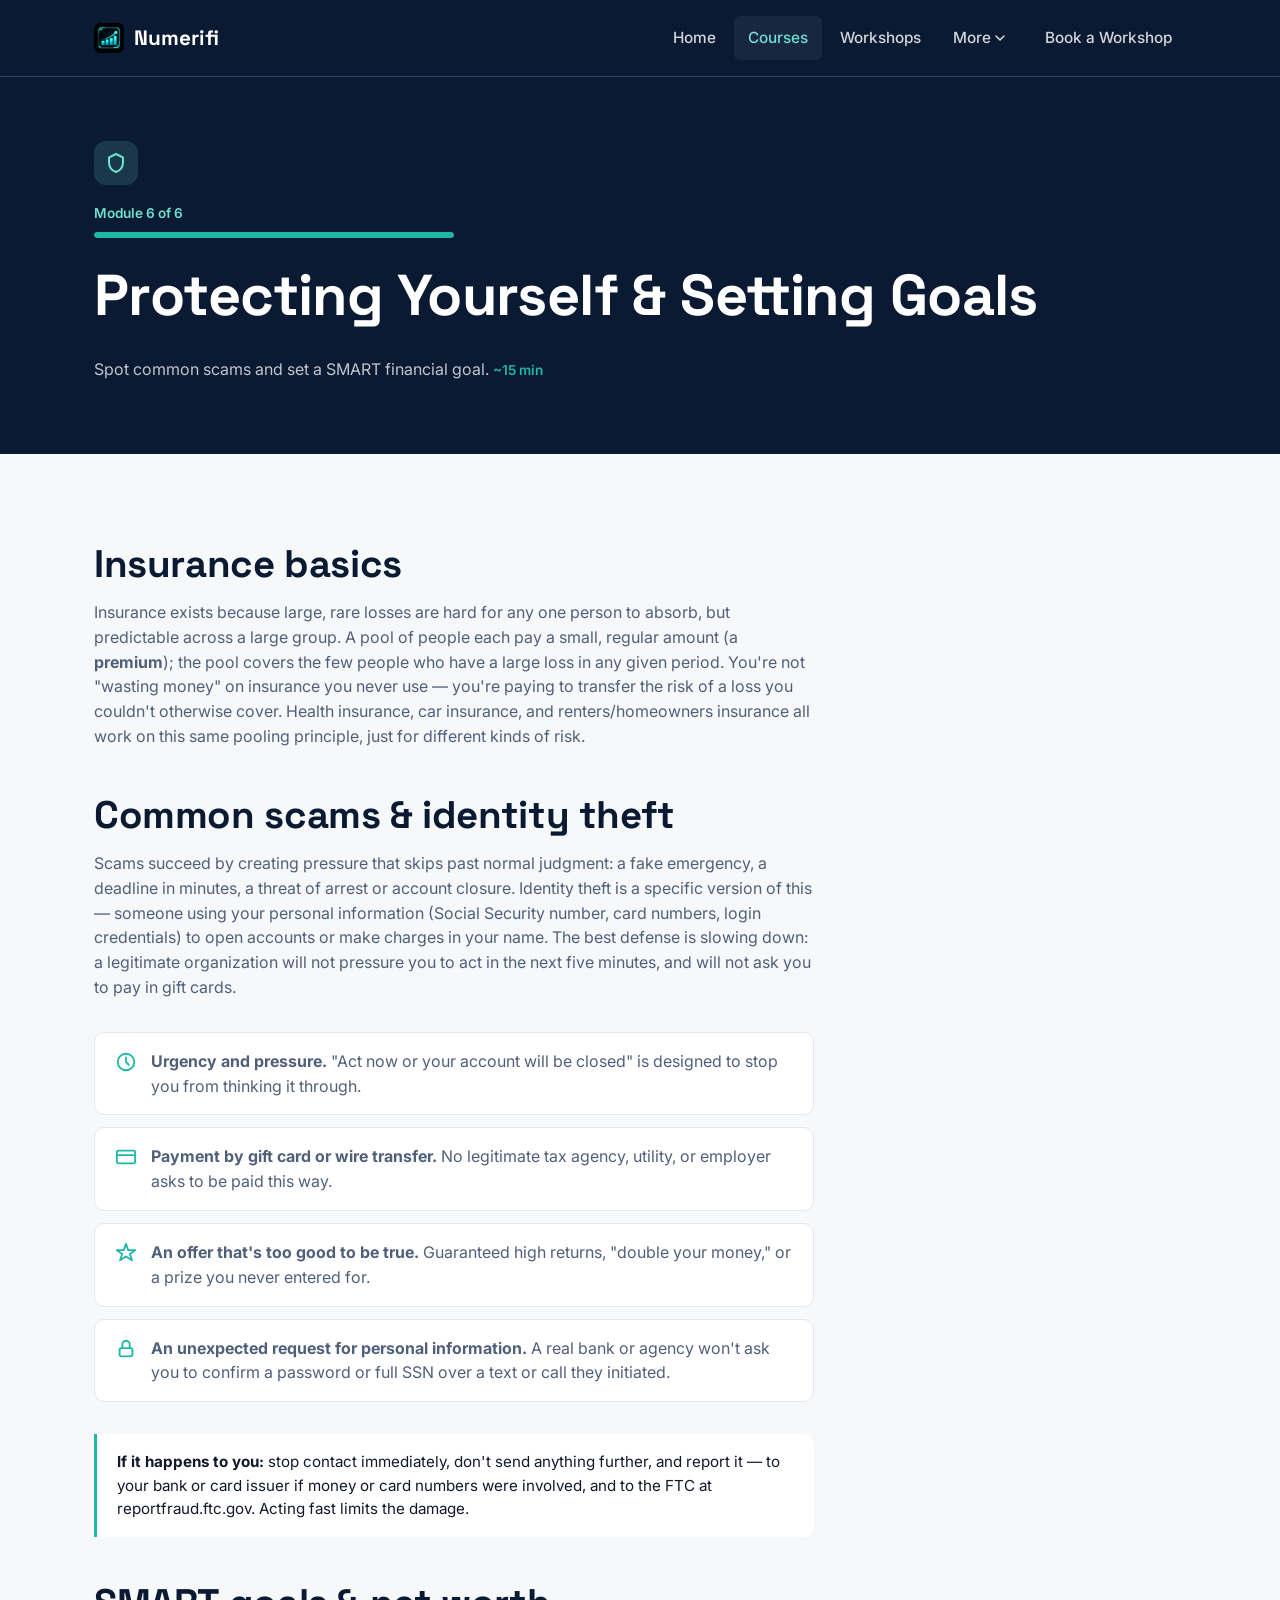
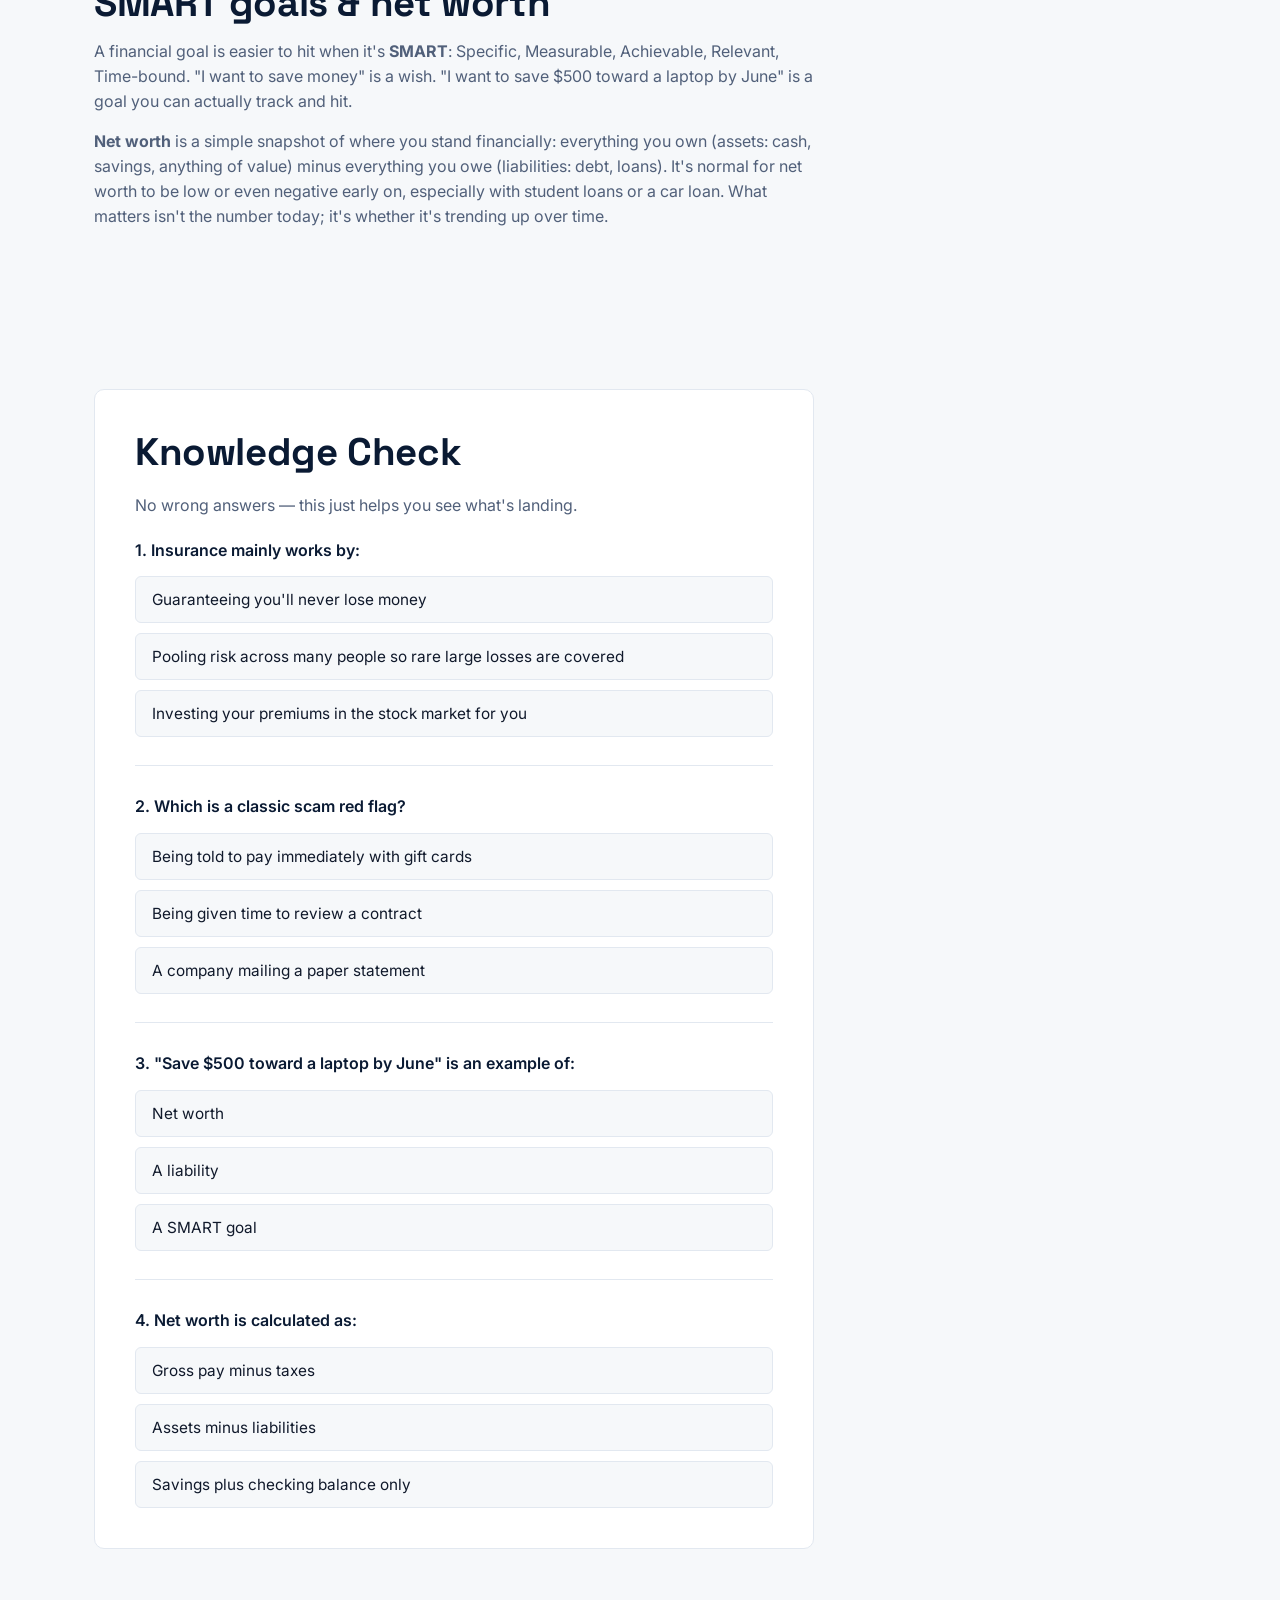
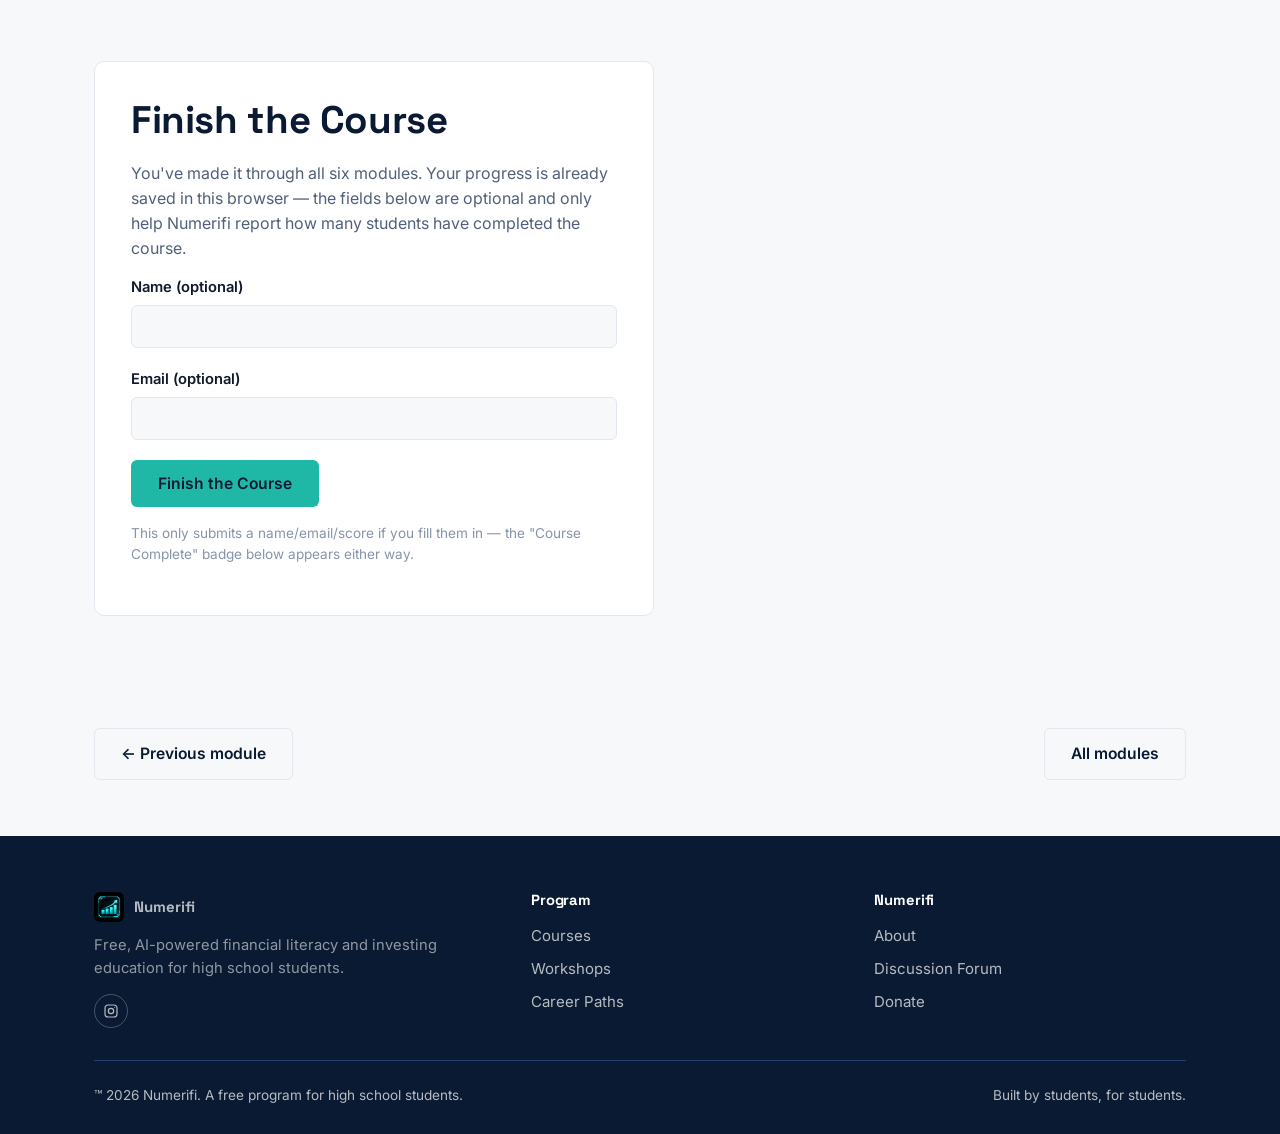
<file: course-module-6.html>
<!DOCTYPE html>
<html lang="en">
<head>
<meta charset="UTF-8">
<meta name="viewport" content="width=device-width, initial-scale=1.0">
<title>Module 6: Protecting Yourself &amp; Setting Goals — Numerifi</title>
<meta name="description" content="Spot common scams and set a SMART financial goal — Module 6 of Numerifi's free Personal Finance &amp; Markets course.">
<link rel="preconnect" href="https://fonts.googleapis.com">
<link rel="preconnect" href="https://fonts.gstatic.com" crossorigin>
<link href="https://fonts.googleapis.com/css2?family=Space+Grotesk:wght@500;600;700&family=Inter:wght@400;500;600;700&display=swap" rel="stylesheet">
<link rel="stylesheet" href="styles.css">
</head>
<body>

<header class="site-header">
  <div class="container nav">
    <a href="index.html" class="brand">
      <img class="brand-mark" src="logo.png" alt="Numerifi logo">
      Numerifi
    </a>
    <button class="nav-toggle" aria-label="Toggle menu" aria-expanded="false">
      <svg viewBox="0 0 24 24" fill="none" stroke="currentColor" stroke-width="2" stroke-linecap="round"><line x1="3" y1="6" x2="21" y2="6"/><line x1="3" y1="12" x2="21" y2="12"/><line x1="3" y1="18" x2="21" y2="18"/></svg>
    </button>
    <ul class="nav-links">
      <li><a href="index.html">Home</a></li>
      <li><a href="courses.html" aria-current="page">Courses</a></li>
      <li><a href="workshops.html">Workshops</a></li>
      <li class="has-dropdown">
        <button class="nav-toggle-item" aria-expanded="false" aria-haspopup="true">
          More
          <svg class="caret" viewBox="0 0 10 6" fill="none"><path d="M1 1L5 5L9 1" stroke="currentColor" stroke-width="1.6" stroke-linecap="round" stroke-linejoin="round"/></svg>
        </button>
        <ul class="dropdown">
          <li><a href="forum.html">Discussion Forum</a></li>
          <li><a href="careers.html">Career Paths</a></li>
          <li><a href="donate.html">Donate</a></li>
          <li><a href="about.html">About</a></li>
        </ul>
      </li>
      <li class="nav-cta"><a href="workshops.html" class="btn btn-primary">Book a Workshop</a></li>
    </ul>
  </div>
</header>

<section class="page-header">
  <div class="container">
    <div class="module-icon" aria-hidden="true">
      <svg viewBox="0 0 24 24" fill="none" stroke="currentColor" stroke-width="2" stroke-linecap="round" stroke-linejoin="round"><path d="M12 3l7 3.5v5c0 4.5-3 8-7 9.5-4-1.5-7-5-7-9.5v-5z"/></svg>
    </div>
    <div class="course-progress">
      <span class="course-progress-label">Module 6 of 6</span>
      <div class="course-progress-bar"><div class="course-progress-fill" style="width:100%"></div></div>
    </div>
    <h1>Protecting Yourself &amp; Setting Goals</h1>
    <p>Spot common scams and set a SMART financial goal. <span class="eyebrow" style="margin:0;">~15 min</span></p>
  </div>
</section>

<section>
  <div class="container">
    <article class="lesson lesson-layout">

      <h2>Insurance basics</h2>
      <p>Insurance exists because large, rare losses are hard for any one person to absorb, but predictable across a large group. A pool of people each pay a small, regular amount (a <b>premium</b>); the pool covers the few people who have a large loss in any given period. You're not "wasting money" on insurance you never use — you're paying to transfer the risk of a loss you couldn't otherwise cover. Health insurance, car insurance, and renters/homeowners insurance all work on this same pooling principle, just for different kinds of risk.</p>

      <h2>Common scams &amp; identity theft</h2>
      <p>Scams succeed by creating pressure that skips past normal judgment: a fake emergency, a deadline in minutes, a threat of arrest or account closure. Identity theft is a specific version of this — someone using your personal information (Social Security number, card numbers, login credentials) to open accounts or make charges in your name. The best defense is slowing down: a legitimate organization will not pressure you to act in the next five minutes, and will not ask you to pay in gift cards.</p>

      <div class="red-flags">
        <div class="red-flag">
          <svg viewBox="0 0 24 24" fill="none" stroke="currentColor" stroke-width="2" stroke-linecap="round" stroke-linejoin="round"><circle cx="12" cy="12" r="9"/><path d="M12 7v5l3 3"/></svg>
          <p><b>Urgency and pressure.</b> "Act now or your account will be closed" is designed to stop you from thinking it through.</p>
        </div>
        <div class="red-flag">
          <svg viewBox="0 0 24 24" fill="none" stroke="currentColor" stroke-width="2" stroke-linecap="round" stroke-linejoin="round"><rect x="2" y="5" width="20" height="14" rx="2"/><path d="M2 10h20"/></svg>
          <p><b>Payment by gift card or wire transfer.</b> No legitimate tax agency, utility, or employer asks to be paid this way.</p>
        </div>
        <div class="red-flag">
          <svg viewBox="0 0 24 24" fill="none" stroke="currentColor" stroke-width="2" stroke-linecap="round" stroke-linejoin="round"><path d="M12 2l2.4 6.9H22l-5.8 4.2L18.5 20 12 15.8 5.5 20l2.3-6.9L2 8.9h7.6z"/></svg>
          <p><b>An offer that's too good to be true.</b> Guaranteed high returns, "double your money," or a prize you never entered for.</p>
        </div>
        <div class="red-flag">
          <svg viewBox="0 0 24 24" fill="none" stroke="currentColor" stroke-width="2" stroke-linecap="round" stroke-linejoin="round"><rect x="5" y="11" width="14" height="9" rx="2"/><path d="M8 11V7a4 4 0 0 1 8 0v4"/></svg>
          <p><b>An unexpected request for personal information.</b> A real bank or agency won't ask you to confirm a password or full SSN over a text or call they initiated.</p>
        </div>
      </div>

      <div class="callout">
        <p><b>If it happens to you:</b> stop contact immediately, don't send anything further, and report it — to your bank or card issuer if money or card numbers were involved, and to the FTC at reportfraud.ftc.gov. Acting fast limits the damage.</p>
      </div>

      <h2>SMART goals &amp; net worth</h2>
      <p>A financial goal is easier to hit when it's <b>SMART</b>: Specific, Measurable, Achievable, Relevant, Time-bound. "I want to save money" is a wish. "I want to save $500 toward a laptop by June" is a goal you can actually track and hit.</p>
      <p><b>Net worth</b> is a simple snapshot of where you stand financially: everything you own (assets: cash, savings, anything of value) minus everything you owe (liabilities: debt, loans). It's normal for net worth to be low or even negative early on, especially with student loans or a car loan. What matters isn't the number today; it's whether it's trending up over time.</p>

    </article>
  </div>
</section>

<section class="section-tight quiz-section">
  <div class="container">
    <div class="quiz-card" data-quiz data-module="6">
      <h2>Knowledge Check</h2>
      <p>No wrong answers — this just helps you see what's landing.</p>

      <div class="quiz-question" data-question data-correct="1">
        <p class="quiz-question-text">1. Insurance mainly works by:</p>
        <div class="quiz-options">
          <button class="quiz-option" data-index="0">Guaranteeing you'll never lose money</button>
          <button class="quiz-option" data-index="1">Pooling risk across many people so rare large losses are covered</button>
          <button class="quiz-option" data-index="2">Investing your premiums in the stock market for you</button>
        </div>
      </div>

      <div class="quiz-question" data-question data-correct="0">
        <p class="quiz-question-text">2. Which is a classic scam red flag?</p>
        <div class="quiz-options">
          <button class="quiz-option" data-index="0">Being told to pay immediately with gift cards</button>
          <button class="quiz-option" data-index="1">Being given time to review a contract</button>
          <button class="quiz-option" data-index="2">A company mailing a paper statement</button>
        </div>
      </div>

      <div class="quiz-question" data-question data-correct="2">
        <p class="quiz-question-text">3. "Save $500 toward a laptop by June" is an example of:</p>
        <div class="quiz-options">
          <button class="quiz-option" data-index="0">Net worth</button>
          <button class="quiz-option" data-index="1">A liability</button>
          <button class="quiz-option" data-index="2">A SMART goal</button>
        </div>
      </div>

      <div class="quiz-question" data-question data-correct="1">
        <p class="quiz-question-text">4. Net worth is calculated as:</p>
        <div class="quiz-options">
          <button class="quiz-option" data-index="0">Gross pay minus taxes</button>
          <button class="quiz-option" data-index="1">Assets minus liabilities</button>
          <button class="quiz-option" data-index="2">Savings plus checking balance only</button>
        </div>
      </div>

      <p class="quiz-result" data-quiz-result></p>
    </div>
  </div>
</section>

<section class="section-tight">
  <div class="container">
    <div class="finish-card form-card" id="finish-course-card">
      <h2>Finish the Course</h2>
      <p>You've made it through all six modules. Your progress is already saved in this browser — the fields below are optional and only help Numerifi report how many students have completed the course.</p>
      <form data-finish-course>
        <div class="field">
          <label for="student-name">Name (optional)</label>
          <input type="text" id="student-name" name="student-name" autocomplete="name">
        </div>
        <div class="field">
          <label for="student-email">Email (optional)</label>
          <input type="email" id="student-email" name="student-email" autocomplete="email">
        </div>
        <button type="submit" class="btn btn-primary">Finish the Course</button>
      </form>
      <p class="form-note">This only submits a name/email/score if you fill them in — the "Course Complete" badge below appears either way.</p>
    </div>
    <div class="finish-card" data-finish-badge hidden style="margin-top:20px;">
      <span class="finish-badge">&#10003; Course Complete</span>
      <p>Nice work — that's the foundation every Workshop builds on.</p>
      <a href="workshops.html" class="btn btn-primary">See Workshops</a>
    </div>
  </div>
</section>

<section class="section-tight">
  <div class="container module-nav">
    <a href="course-module-5.html" class="btn btn-outline">&larr; Previous module</a>
    <a href="courses.html" class="btn btn-outline">All modules</a>
  </div>
</section>

<footer class="site-footer">
  <div class="container">
    <div class="footer-grid">
      <div class="footer-brand">
        <a href="index.html" class="brand">
          <img class="brand-mark" src="logo.png" alt="Numerifi logo">
          Numerifi
        </a>
        <p>Free, AI-powered financial literacy and investing education for high school students.</p>
        <div class="footer-social">
          <a href="#" aria-label="Numerifi on Instagram"><svg viewBox="0 0 24 24" fill="none" stroke="currentColor" stroke-width="1.8"><rect x="3" y="3" width="18" height="18" rx="5"/><circle cx="12" cy="12" r="4"/><circle cx="17.5" cy="6.5" r="0.8" fill="currentColor" stroke="none"/></svg></a>
        </div>
      </div>
      <div>
        <h4>Program</h4>
        <ul>
          <li><a href="courses.html">Courses</a></li>
          <li><a href="workshops.html">Workshops</a></li>
          <li><a href="careers.html">Career Paths</a></li>
        </ul>
      </div>
      <div>
        <h4>Numerifi</h4>
        <ul>
          <li><a href="about.html">About</a></li>
          <li><a href="forum.html">Discussion Forum</a></li>
          <li><a href="donate.html">Donate</a></li>
        </ul>
      </div>
    </div>
    <div class="footer-bottom">
      <span>™ 2026 Numerifi. A free program for high school students.</span>
      <span>Built by students, for students.</span>
    </div>
  </div>
</footer>
<script src="script.js"></script>
</body>
</html>
</file>
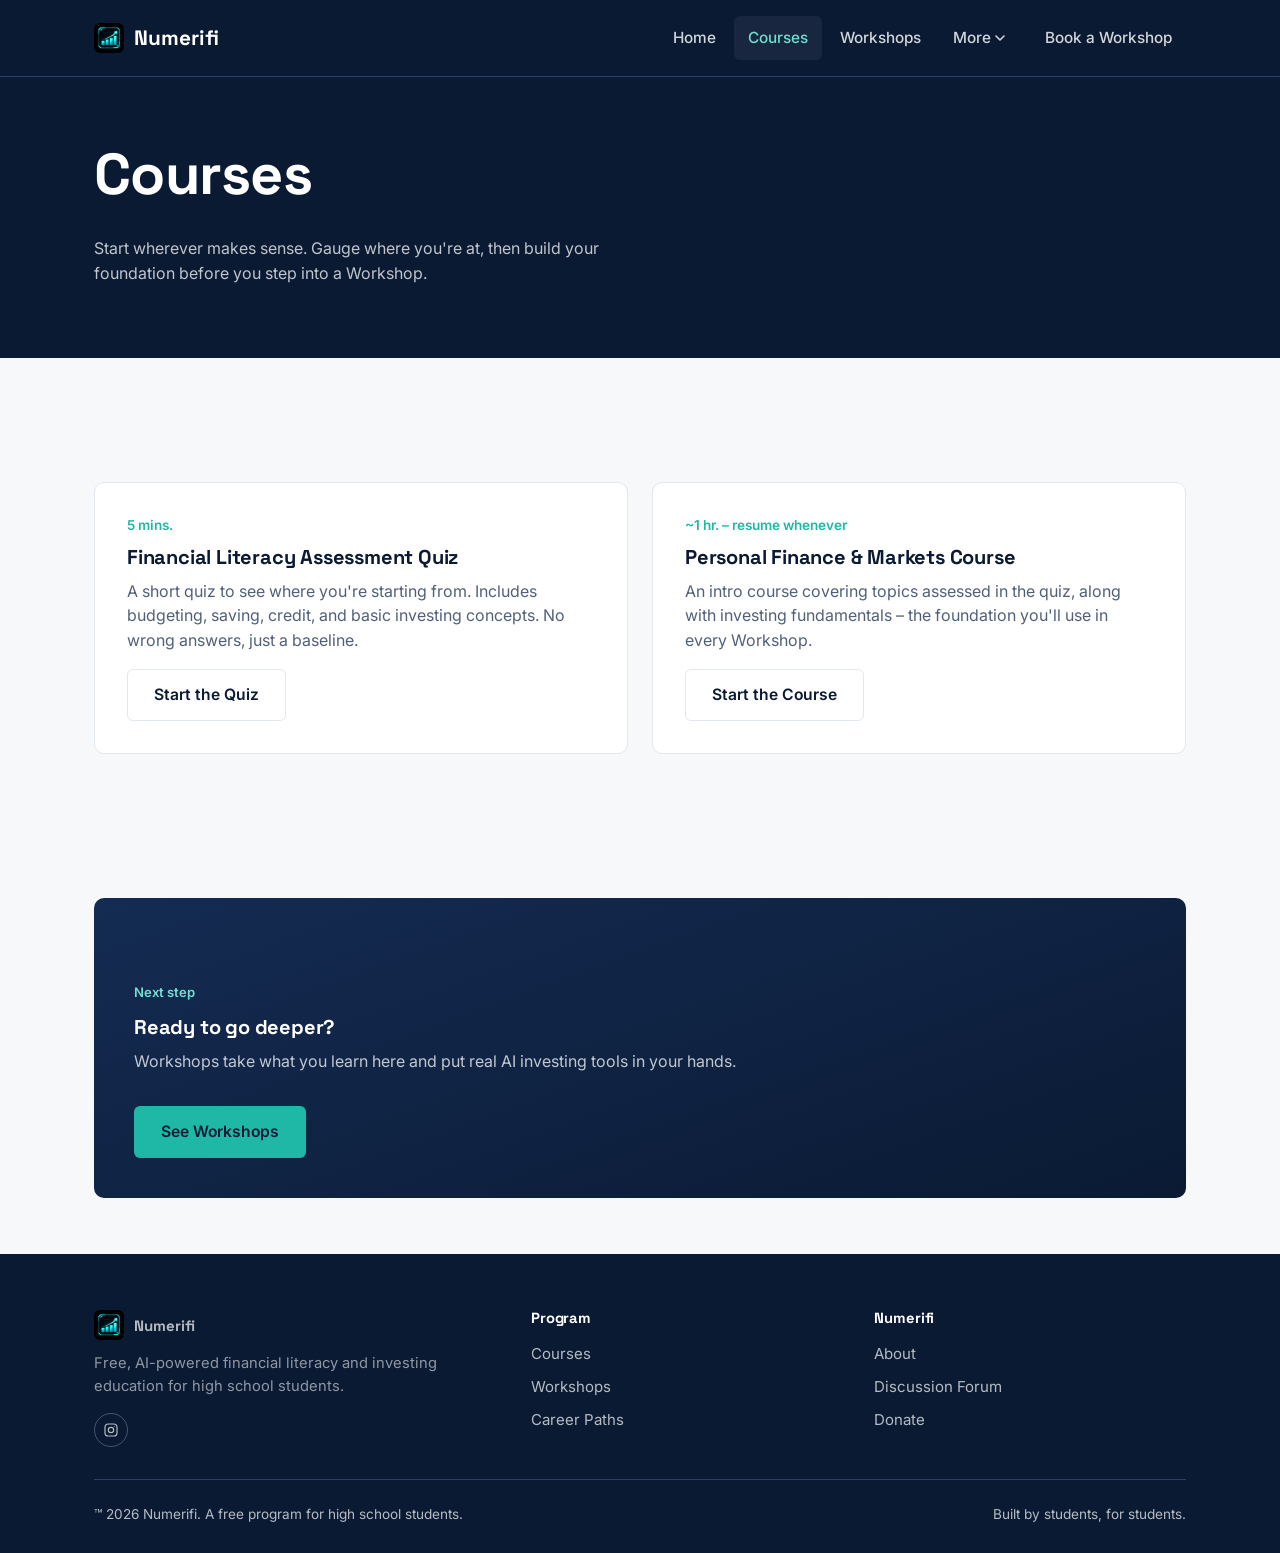
<file: courses.html>
<!DOCTYPE html>
<html lang="en">
<head>
<meta charset="UTF-8">
<meta name="viewport" content="width=device-width, initial-scale=1.0">
<title>Courses — Numerifi</title>
<meta name="description" content="Start with a free financial literacy quiz, then take Numerifi's personal finance and markets course — self-paced, built for high schoolers.">
<link rel="preconnect" href="https://fonts.googleapis.com">
<link rel="preconnect" href="https://fonts.gstatic.com" crossorigin>
<link href="https://fonts.googleapis.com/css2?family=Space+Grotesk:wght@500;600;700&family=Inter:wght@400;500;600;700&display=swap" rel="stylesheet">
<link rel="stylesheet" href="styles.css">
</head>
<body>

<header class="site-header">
  <div class="container nav">
    <a href="index.html" class="brand">
      <img class="brand-mark" src="logo.png" alt="Numerifi logo">
      Numerifi
    </a>
    <button class="nav-toggle" aria-label="Toggle menu" aria-expanded="false">
      <svg viewBox="0 0 24 24" fill="none" stroke="currentColor" stroke-width="2" stroke-linecap="round"><line x1="3" y1="6" x2="21" y2="6"/><line x1="3" y1="12" x2="21" y2="12"/><line x1="3" y1="18" x2="21" y2="18"/></svg>
    </button>
    <ul class="nav-links">
      <li><a href="index.html">Home</a></li>
      <li><a href="courses.html" aria-current="page">Courses</a></li>
      <li><a href="workshops.html">Workshops</a></li>
      <li class="has-dropdown">
        <button class="nav-toggle-item" aria-expanded="false" aria-haspopup="true">
          More
          <svg class="caret" viewBox="0 0 10 6" fill="none"><path d="M1 1L5 5L9 1" stroke="currentColor" stroke-width="1.6" stroke-linecap="round" stroke-linejoin="round"/></svg>
        </button>
        <ul class="dropdown">
          <li><a href="forum.html">Discussion Forum</a></li>
          <li><a href="careers.html">Career Paths</a></li>
          <li><a href="donate.html">Donate</a></li>
          <li><a href="about.html">About</a></li>
        </ul>
      </li>
      <li class="nav-cta"><a href="workshops.html" class="btn btn-primary">Book a Workshop</a></li>
    </ul>
  </div>
</header>

<section class="page-header">
  <div class="container">
    <h1>Courses</h1>
    <p>Start wherever makes sense. Gauge where you're at, then build your foundation before you step into a Workshop.</p>
  </div>
</section>

<section>
  <div class="container">
    <div class="card-grid">
      <div class="course-card">
        <span class="eyebrow">5 mins.</span>
        <h3>Financial Literacy Assessment Quiz</h3>
        <p>A short quiz to see where you're starting from. Includes budgeting, saving, credit, and basic investing concepts. No wrong answers, just a baseline.</p>
        <a href="https://docs.google.com/forms/d/e/1FAIpQLSdDNdoWHjwzBZ_fh_LfSr6-QwzkydUUZPao2xcCSNcD408pJQ/viewform" class="btn btn-outline" target="_blank" rel="noopener">Start the Quiz</a>
      </div>
      <div class="course-card">
        <span class="eyebrow">~1 hr. – resume whenever</span>
        <h3>Personal Finance &amp; Markets Course</h3>
        <p>An intro course covering topics assessed in the quiz, along with investing fundamentals – the foundation you'll use in every Workshop.</p>
        <a href="course-module-1.html" class="btn btn-outline" data-start-course>Start the Course</a>
        <span class="course-resume" data-course-resume style="display:none;"></span>
      </div>
    </div>
  </div>
</section>

<section class="section-tight">
  <div class="container">
    <div class="feature-card is-flagship" style="padding:40px;">
      <div class="feature-tag">Next step</div>
      <h3>Ready to go deeper?</h3>
      <p>Workshops take what you learn here and put real AI investing tools in your hands.</p>
      <a href="workshops.html" class="btn btn-primary" style="margin-top:16px; align-self:flex-start;">See Workshops</a>
    </div>
  </div>
</section>

<footer class="site-footer">
  <div class="container">
    <div class="footer-grid">
      <div class="footer-brand">
        <a href="index.html" class="brand">
          <img class="brand-mark" src="logo.png" alt="Numerifi logo">
          Numerifi
        </a>
        <p>Free, AI-powered financial literacy and investing education for high school students.</p>
        <div class="footer-social">
          <a href="#" aria-label="Numerifi on Instagram"><svg viewBox="0 0 24 24" fill="none" stroke="currentColor" stroke-width="1.8"><rect x="3" y="3" width="18" height="18" rx="5"/><circle cx="12" cy="12" r="4"/><circle cx="17.5" cy="6.5" r="0.8" fill="currentColor" stroke="none"/></svg></a>
        </div>
      </div>
      <div>
        <h4>Program</h4>
        <ul>
          <li><a href="courses.html">Courses</a></li>
          <li><a href="workshops.html">Workshops</a></li>
          <li><a href="careers.html">Career Paths</a></li>
        </ul>
      </div>
      <div>
        <h4>Numerifi</h4>
        <ul>
          <li><a href="about.html">About</a></li>
          <li><a href="forum.html">Discussion Forum</a></li>
          <li><a href="donate.html">Donate</a></li>
        </ul>
      </div>
    </div>
    <div class="footer-bottom">
      <span>™ 2026 Numerifi. A free program for high school students.</span>
      <span>Built by students, for students.</span>
    </div>
  </div>
</footer>
<script src="script.js"></script>
</body>
</html>
</file>
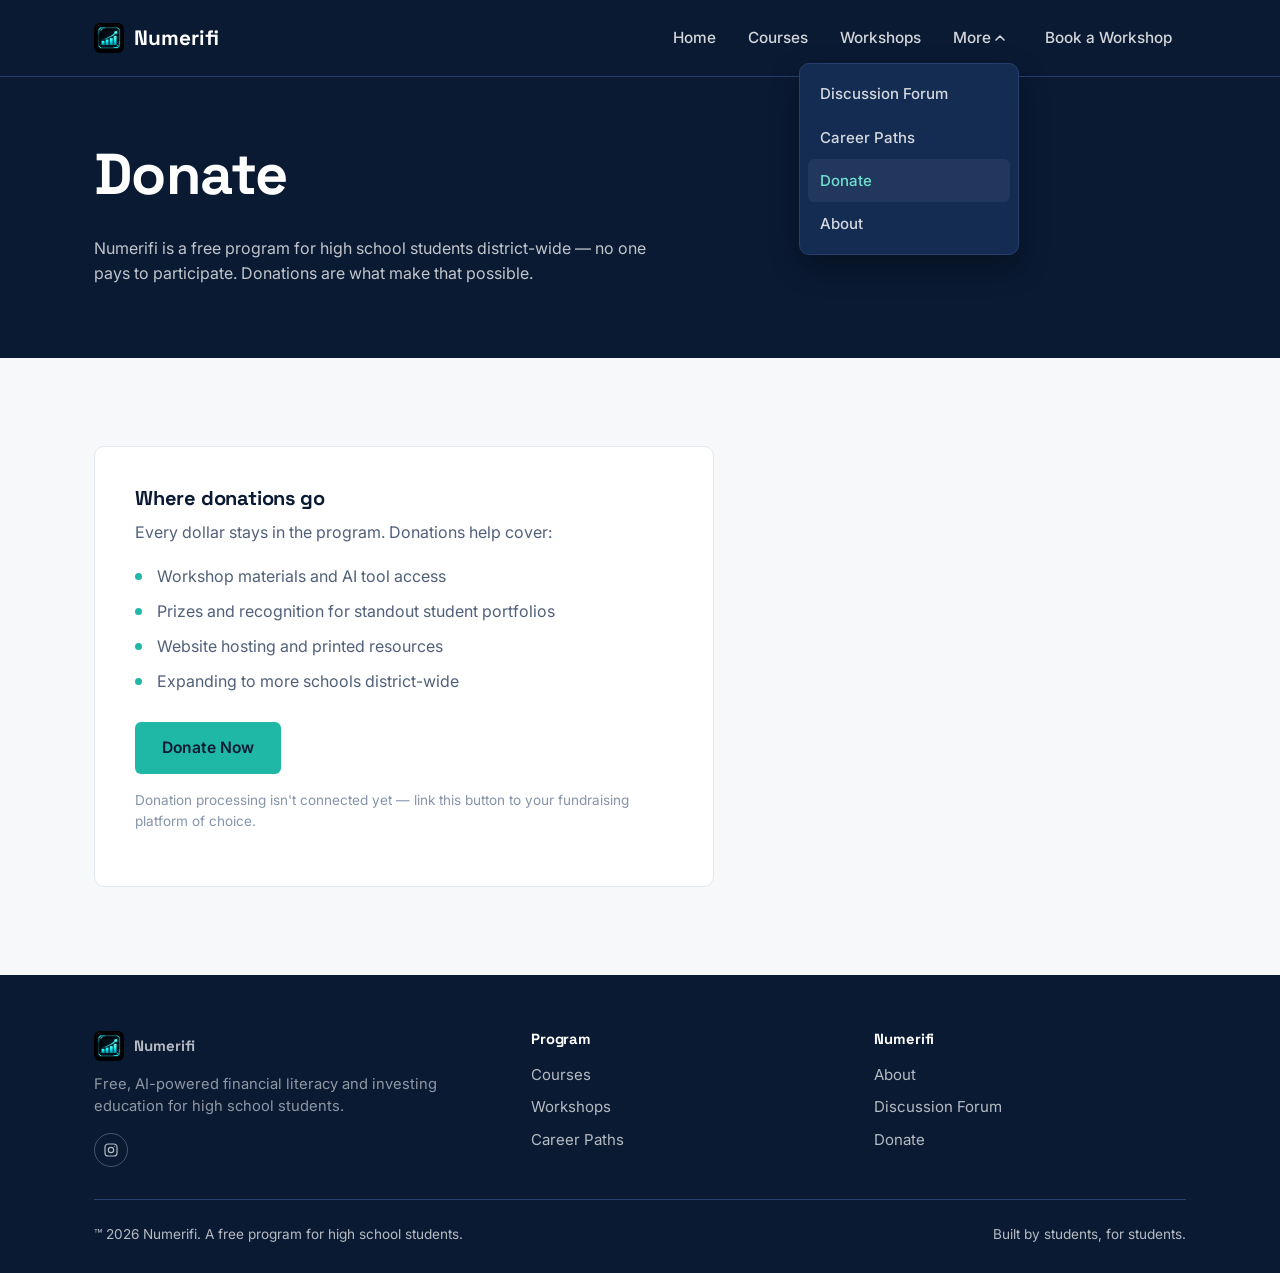
<file: donate.html>
<!DOCTYPE html>
<html lang="en">
<head>
<meta charset="UTF-8">
<meta name="viewport" content="width=device-width, initial-scale=1.0">
<title>Donate — Numerifi</title>
<meta name="description" content="Numerifi is free for students. Donations help cover materials and prizes for our workshops.">
<link rel="preconnect" href="https://fonts.googleapis.com">
<link rel="preconnect" href="https://fonts.gstatic.com" crossorigin>
<link href="https://fonts.googleapis.com/css2?family=Space+Grotesk:wght@500;600;700&family=Inter:wght@400;500;600;700&display=swap" rel="stylesheet">
<link rel="stylesheet" href="styles.css">
</head>
<body>

<header class="site-header">
  <div class="container nav">
    <a href="index.html" class="brand">
      <img class="brand-mark" src="logo.png" alt="Numerifi logo">
      Numerifi
    </a>
    <button class="nav-toggle" aria-label="Toggle menu" aria-expanded="false">
      <svg viewBox="0 0 24 24" fill="none" stroke="currentColor" stroke-width="2" stroke-linecap="round"><line x1="3" y1="6" x2="21" y2="6"/><line x1="3" y1="12" x2="21" y2="12"/><line x1="3" y1="18" x2="21" y2="18"/></svg>
    </button>
    <ul class="nav-links">
      <li><a href="index.html">Home</a></li>
      <li><a href="courses.html">Courses</a></li>
      <li><a href="workshops.html">Workshops</a></li>
      <li class="has-dropdown is-open">
        <button class="nav-toggle-item" aria-expanded="false" aria-haspopup="true">
          More
          <svg class="caret" viewBox="0 0 10 6" fill="none"><path d="M1 1L5 5L9 1" stroke="currentColor" stroke-width="1.6" stroke-linecap="round" stroke-linejoin="round"/></svg>
        </button>
        <ul class="dropdown">
          <li><a href="forum.html">Discussion Forum</a></li>
          <li><a href="careers.html">Career Paths</a></li>
          <li><a href="donate.html" aria-current="page">Donate</a></li>
          <li><a href="about.html">About</a></li>
        </ul>
      </li>
      <li class="nav-cta"><a href="workshops.html" class="btn btn-primary">Book a Workshop</a></li>
    </ul>
  </div>
</header>

<section class="page-header">
  <div class="container">
    <h1>Donate</h1>
    <p>Numerifi is a free program for high school students district-wide — no one pays to participate. Donations are what make that possible.</p>
  </div>
</section>

<section>
  <div class="container">
    <div class="donate-card">
      <h3>Where donations go</h3>
      <p>Every dollar stays in the program. Donations help cover:</p>
      <ul class="donate-list">
        <li>Workshop materials and AI tool access</li>
        <li>Prizes and recognition for standout student portfolios</li>
        <li>Website hosting and printed resources</li>
        <li>Expanding to more schools district-wide</li>
      </ul>
      <!-- Replace with your real donation link (e.g. GoFundMe, PayPal, school foundation account) -->
      <a href="#" class="btn btn-primary">Donate Now</a>
      <p class="form-note">Donation processing isn't connected yet — link this button to your fundraising platform of choice.</p>
    </div>
  </div>
</section>

<footer class="site-footer">
  <div class="container">
    <div class="footer-grid">
      <div class="footer-brand">
        <a href="index.html" class="brand">
          <img class="brand-mark" src="logo.png" alt="Numerifi logo">
          Numerifi
        </a>
        <p>Free, AI-powered financial literacy and investing education for high school students.</p>
        <div class="footer-social">
          <a href="#" aria-label="Numerifi on Instagram"><svg viewBox="0 0 24 24" fill="none" stroke="currentColor" stroke-width="1.8"><rect x="3" y="3" width="18" height="18" rx="5"/><circle cx="12" cy="12" r="4"/><circle cx="17.5" cy="6.5" r="0.8" fill="currentColor" stroke="none"/></svg></a>
        </div>
      </div>
      <div>
        <h4>Program</h4>
        <ul>
          <li><a href="courses.html">Courses</a></li>
          <li><a href="workshops.html">Workshops</a></li>
          <li><a href="careers.html">Career Paths</a></li>
        </ul>
      </div>
      <div>
        <h4>Numerifi</h4>
        <ul>
          <li><a href="about.html">About</a></li>
          <li><a href="forum.html">Discussion Forum</a></li>
          <li><a href="donate.html">Donate</a></li>
        </ul>
      </div>
    </div>
    <div class="footer-bottom">
      <span>™ 2026 Numerifi. A free program for high school students.</span>
      <span>Built by students, for students.</span>
    </div>
  </div>
</footer>
<script src="script.js"></script>
</body>
</html>
</file>
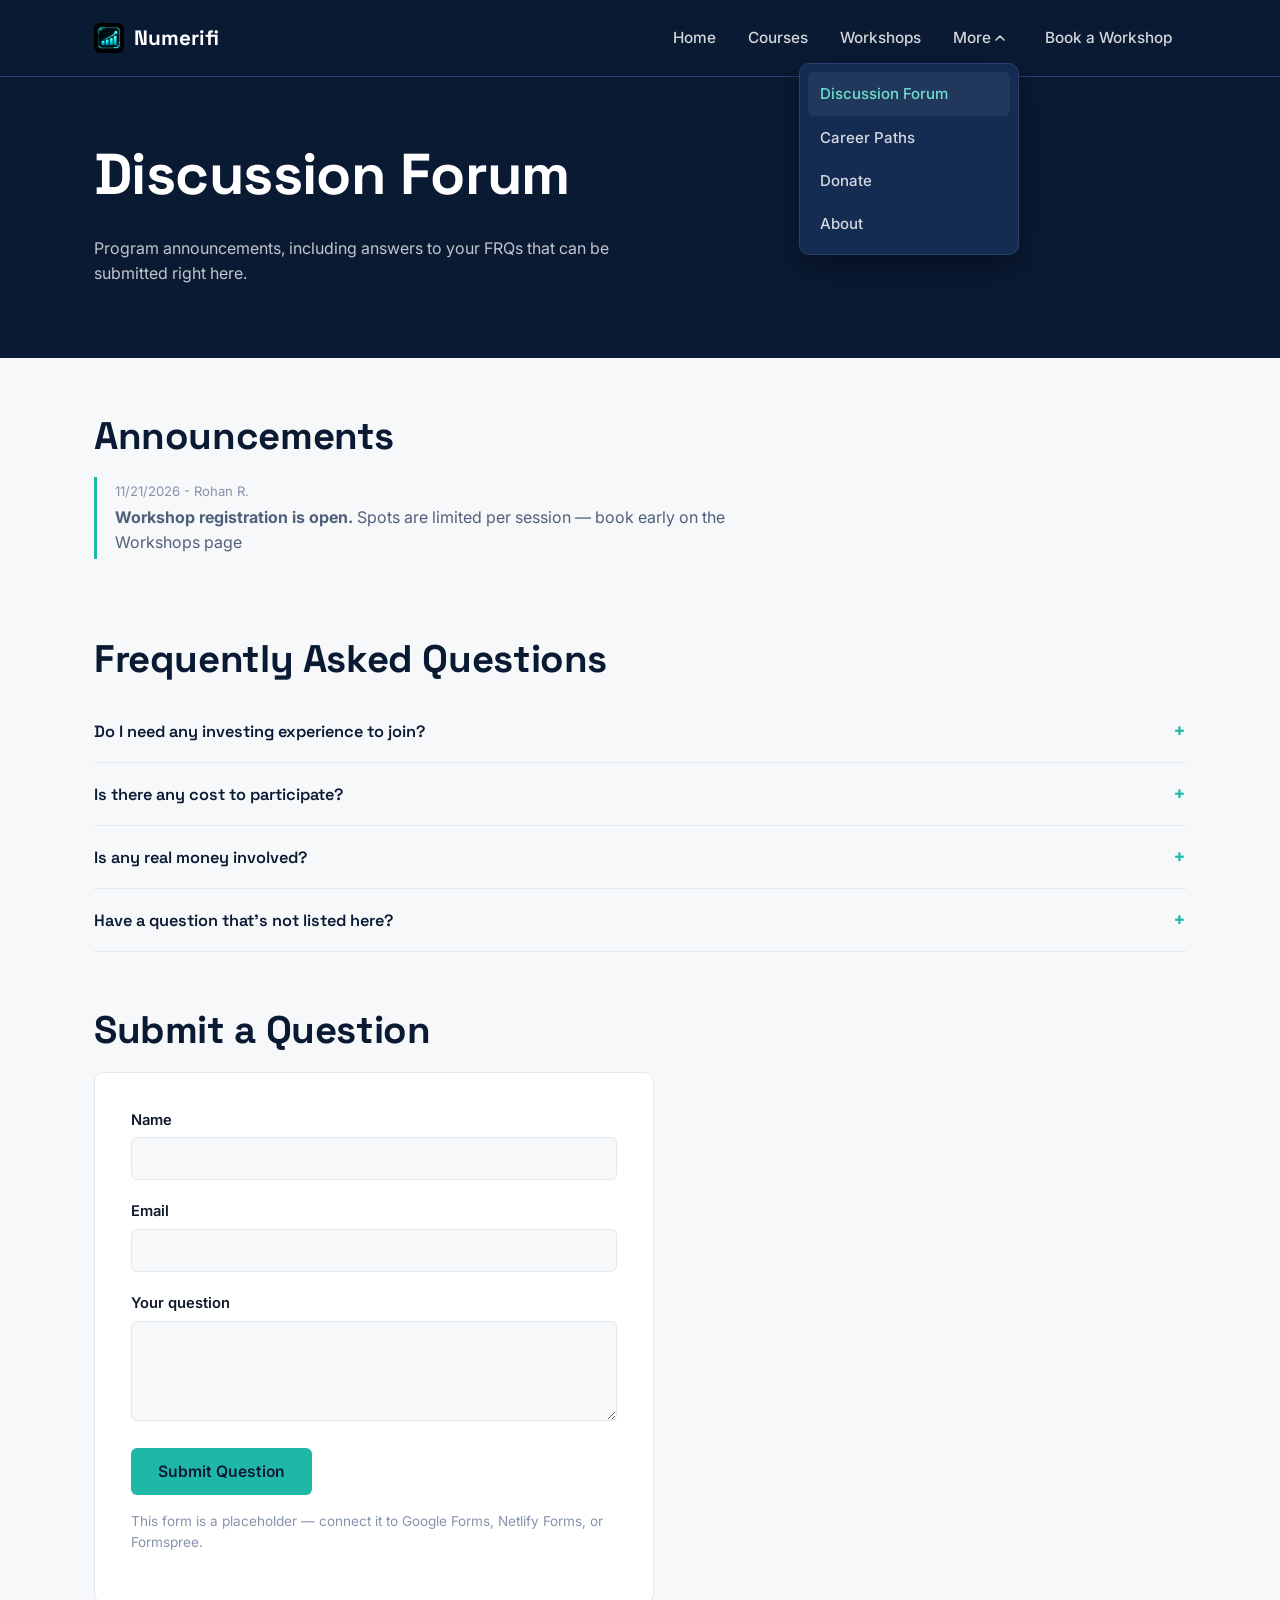
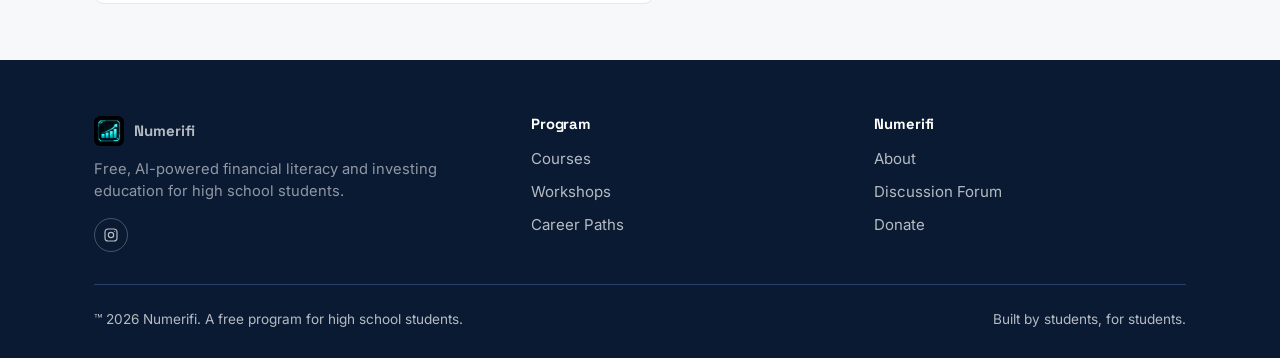
<file: forum.html>
<!DOCTYPE html>
<html lang="en">
<head>
<meta charset="UTF-8">
<meta name="viewport" content="width=device-width, initial-scale=1.0">
<title>Discussion Forum — Numerifi</title>
<meta name="description" content="Announcements and frequently asked questions for Numerifi students.">
<link rel="preconnect" href="https://fonts.googleapis.com">
<link rel="preconnect" href="https://fonts.gstatic.com" crossorigin>
<link href="https://fonts.googleapis.com/css2?family=Space+Grotesk:wght@500;600;700&family=Inter:wght@400;500;600;700&display=swap" rel="stylesheet">
<link rel="stylesheet" href="styles.css">
</head>
<body>

<header class="site-header">
  <div class="container nav">
    <a href="index.html" class="brand">
      <img class="brand-mark" src="logo.png" alt="Numerifi logo">
      Numerifi
    </a>
    <button class="nav-toggle" aria-label="Toggle menu" aria-expanded="false">
      <svg viewBox="0 0 24 24" fill="none" stroke="currentColor" stroke-width="2" stroke-linecap="round"><line x1="3" y1="6" x2="21" y2="6"/><line x1="3" y1="12" x2="21" y2="12"/><line x1="3" y1="18" x2="21" y2="18"/></svg>
    </button>
    <ul class="nav-links">
      <li><a href="index.html">Home</a></li>
      <li><a href="courses.html">Courses</a></li>
      <li><a href="workshops.html">Workshops</a></li>
      <li class="has-dropdown is-open">
        <button class="nav-toggle-item" aria-expanded="false" aria-haspopup="true">
          More
          <svg class="caret" viewBox="0 0 10 6" fill="none"><path d="M1 1L5 5L9 1" stroke="currentColor" stroke-width="1.6" stroke-linecap="round" stroke-linejoin="round"/></svg>
        </button>
        <ul class="dropdown">
          <li><a href="forum.html" aria-current="page">Discussion Forum</a></li>
          <li><a href="careers.html">Career Paths</a></li>
          <li><a href="donate.html">Donate</a></li>
          <li><a href="about.html">About</a></li>
        </ul>
      </li>
      <li class="nav-cta"><a href="workshops.html" class="btn btn-primary">Book a Workshop</a></li>
    </ul>
  </div>
</header>

<section class="page-header">
  <div class="container">
    <h1>Discussion Forum</h1>
    <p>Program announcements, including answers to your FRQs that can be submitted right here.</p>
  </div>
</section>

<section class="section-tight">
  <div class="container">
    <h2>Announcements</h2>
    <div class="announcement">
      <time>11/21/2026 - Rohan R.</time>
      <p style="margin:0;"><strong>Workshop registration is open.</strong> Spots are limited per session — book early on the Workshops page</p>
    </div>
  </div>
</section>

<section class="section-tight" style="padding-top:0;">
  <div class="container">
    <h2>Frequently Asked Questions</h2>

    <div class="faq-item">
      <button class="faq-question" aria-expanded="false">
        Do I need any investing experience to join?
        <span class="faq-plus">+</span>
      </button>
      <div class="faq-answer">
        <p style="margin:0;">No. Numerifi is built for students starting from zero — the Courses section gets you up to speed before any Workshop.</p>
      </div>
    </div>

    <div class="faq-item">
      <button class="faq-question" aria-expanded="false">
        Is there any cost to participate?
        <span class="faq-plus">+</span>
      </button>
      <div class="faq-answer">
        <p style="margin:0;">Numerifi is completely free for students. The program is supported by donations and our financial sponsor.</p>
      </div>
    </div>

    <div class="faq-item">
      <button class="faq-question" aria-expanded="false">
        Is any real money involved?
        <span class="faq-plus">+</span>
      </button>
      <div class="faq-answer">
        <p style="margin:0;">No — all portfolios and financial plans are mock/simulated. Numerifi is strictly educational.</p>
      </div>
    </div>

    <div class="faq-item">
      <button class="faq-question" aria-expanded="false">
        Have a question that's not listed here?
        <span class="faq-plus">+</span>
      </button>
      <div class="faq-answer">
        <p style="margin:0;">Submit it using the form below and we'll post the answer here for everyone.</p>
      </div>
    </div>
  </div>
</section>

<section class="section-tight" style="padding-top:0;">
  <div class="container">
    <h2>Submit a Question</h2>
    <form class="form-card" data-placeholder-form>
      <div class="field">
        <label for="q-name">Name</label>
        <input type="text" id="q-name" name="q-name" required>
      </div>
      <div class="field">
        <label for="q-email">Email</label>
        <input type="email" id="q-email" name="q-email" required>
      </div>
      <div class="field">
        <label for="question">Your question</label>
        <textarea id="question" name="question" required></textarea>
      </div>
      <button type="submit" class="btn btn-primary">Submit Question</button>
      <p class="form-note">This form is a placeholder — connect it to Google Forms, Netlify Forms, or Formspree.</p>
    </form>
  </div>
</section>

<footer class="site-footer">
  <div class="container">
    <div class="footer-grid">
      <div class="footer-brand">
        <a href="index.html" class="brand">
          <img class="brand-mark" src="logo.png" alt="Numerifi logo">
          Numerifi
        </a>
        <p>Free, AI-powered financial literacy and investing education for high school students.</p>
        <div class="footer-social">
          <a href="#" aria-label="Numerifi on Instagram"><svg viewBox="0 0 24 24" fill="none" stroke="currentColor" stroke-width="1.8"><rect x="3" y="3" width="18" height="18" rx="5"/><circle cx="12" cy="12" r="4"/><circle cx="17.5" cy="6.5" r="0.8" fill="currentColor" stroke="none"/></svg></a>
        </div>
      </div>
      <div>
        <h4>Program</h4>
        <ul>
          <li><a href="courses.html">Courses</a></li>
          <li><a href="workshops.html">Workshops</a></li>
          <li><a href="careers.html">Career Paths</a></li>
        </ul>
      </div>
      <div>
        <h4>Numerifi</h4>
        <ul>
          <li><a href="about.html">About</a></li>
          <li><a href="forum.html">Discussion Forum</a></li>
          <li><a href="donate.html">Donate</a></li>
        </ul>
      </div>
    </div>
    <div class="footer-bottom">
      <span>™ 2026 Numerifi. A free program for high school students.</span>
      <span>Built by students, for students.</span>
    </div>
  </div>
</footer>
<script src="script.js"></script>
</body>
</html>
</file>
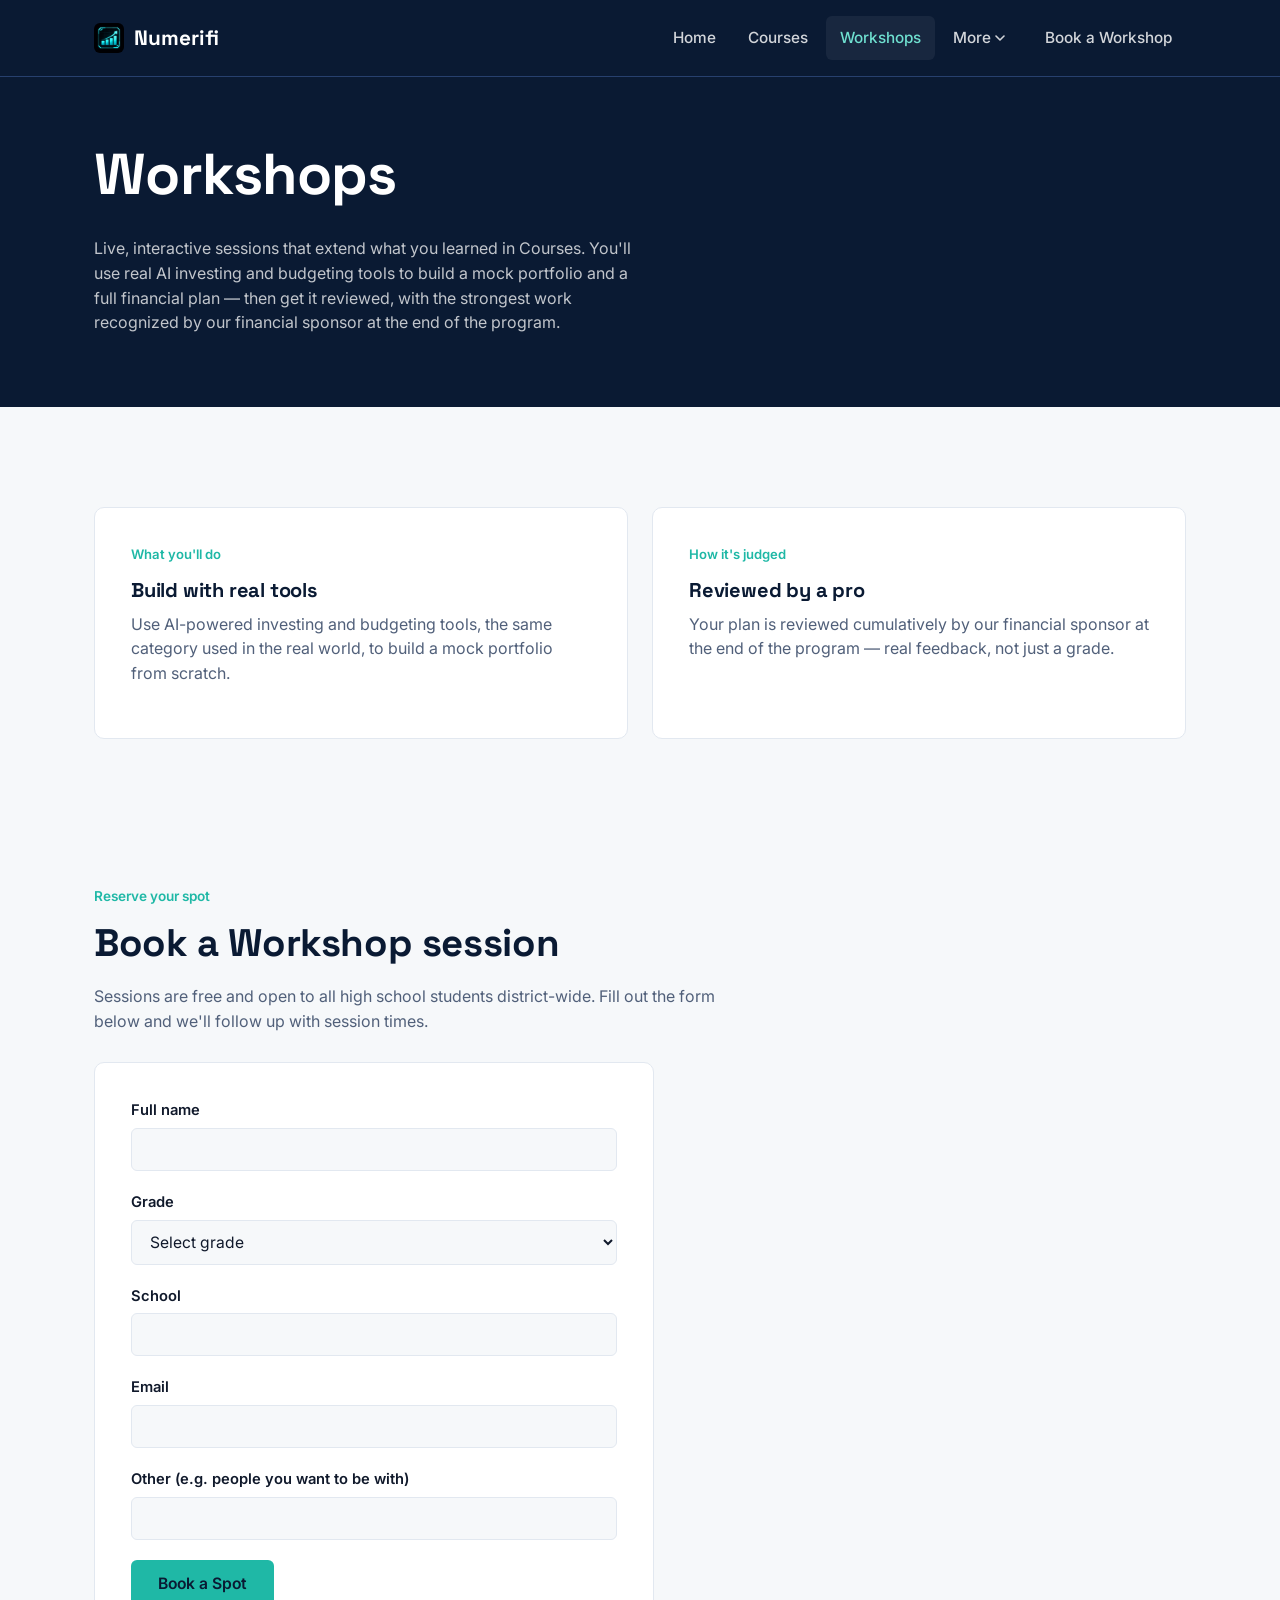
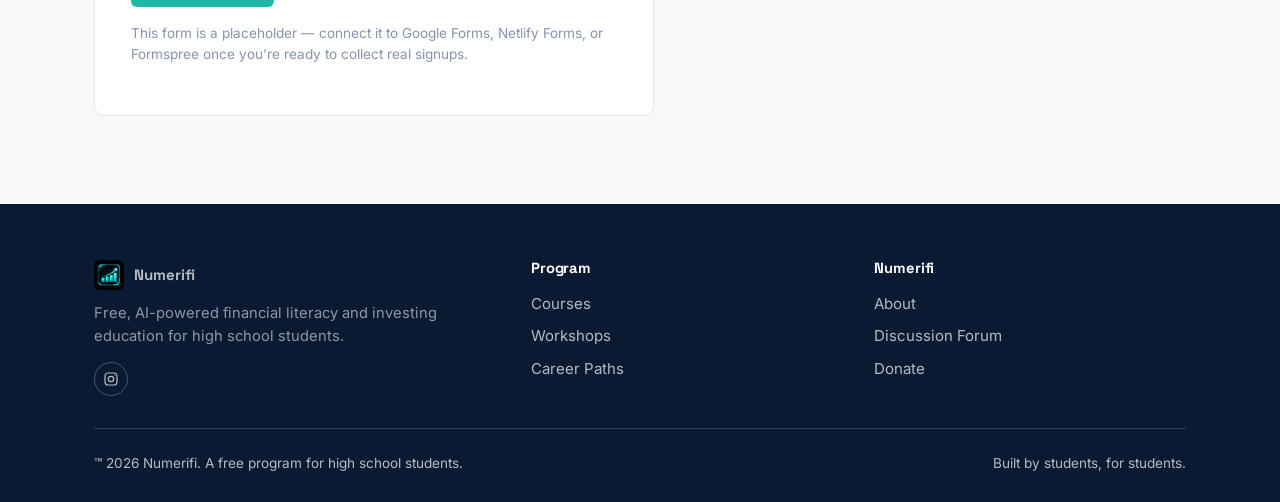
<file: workshops.html>
<!DOCTYPE html>
<html lang="en">
<head>
<meta charset="UTF-8">
<meta name="viewport" content="width=device-width, initial-scale=1.0">
<title>Workshops — Numerifi</title>
<meta name="description" content="Book a live Numerifi workshop — build a mock portfolio and financial plan using real AI investing tools, reviewed by our financial sponsor.">
<link rel="preconnect" href="https://fonts.googleapis.com">
<link rel="preconnect" href="https://fonts.gstatic.com" crossorigin>
<link href="https://fonts.googleapis.com/css2?family=Space+Grotesk:wght@500;600;700&family=Inter:wght@400;500;600;700&display=swap" rel="stylesheet">
<link rel="stylesheet" href="styles.css">
</head>
<body>

<header class="site-header">
  <div class="container nav">
    <a href="index.html" class="brand">
      <img class="brand-mark" src="logo.png" alt="Numerifi logo">
      Numerifi
    </a>
    <button class="nav-toggle" aria-label="Toggle menu" aria-expanded="false">
      <svg viewBox="0 0 24 24" fill="none" stroke="currentColor" stroke-width="2" stroke-linecap="round"><line x1="3" y1="6" x2="21" y2="6"/><line x1="3" y1="12" x2="21" y2="12"/><line x1="3" y1="18" x2="21" y2="18"/></svg>
    </button>
    <ul class="nav-links">
      <li><a href="index.html">Home</a></li>
      <li><a href="courses.html">Courses</a></li>
      <li><a href="workshops.html" aria-current="page">Workshops</a></li>
      <li class="has-dropdown">
        <button class="nav-toggle-item" aria-expanded="false" aria-haspopup="true">
          More
          <svg class="caret" viewBox="0 0 10 6" fill="none"><path d="M1 1L5 5L9 1" stroke="currentColor" stroke-width="1.6" stroke-linecap="round" stroke-linejoin="round"/></svg>
        </button>
        <ul class="dropdown">
          <li><a href="forum.html">Discussion Forum</a></li>
          <li><a href="careers.html">Career Paths</a></li>
          <li><a href="donate.html">Donate</a></li>
          <li><a href="about.html">About</a></li>
        </ul>
      </li>
      <li class="nav-cta"><a href="#book" class="btn btn-primary">Book a Workshop</a></li>
    </ul>
  </div>
</header>

<section class="page-header">
  <div class="container">
    <h1>Workshops</h1>
    <p>Live, interactive sessions that extend what you learned in Courses. You'll use real AI investing and budgeting tools to build a mock portfolio and a full financial plan — then get it reviewed, with the strongest work recognized by our financial sponsor at the end of the program.</p>
  </div>
</section>

<section class="section-tight">
  <div class="container">
    <div class="feature-grid" style="grid-template-columns: 1fr 1fr;">
      <div class="feature-card is-quiet is-compact">
        <div class="feature-tag">What you'll do</div>
        <h3>Build with real tools</h3>
        <p>Use AI-powered investing and budgeting tools, the same category used in the real world, to build a mock portfolio from scratch.</p>
      </div>
      <div class="feature-card is-quiet is-compact">
        <div class="feature-tag">How it's judged</div>
        <h3>Reviewed by a pro</h3>
        <p>Your plan is reviewed cumulatively by our financial sponsor at the end of the program — real feedback, not just a grade.</p>
      </div>
    </div>
  </div>
</section>

<section id="book">
  <div class="container">
    <span class="eyebrow">Reserve your spot</span>
    <h2>Book a Workshop session</h2>
    <p style="margin-bottom:28px;">Sessions are free and open to all high school students district-wide. Fill out the form below and we'll follow up with session times.</p>

    <form class="form-card" data-placeholder-form>
      <div class="field">
        <label for="name">Full name</label>
        <input type="text" id="name" name="name" required>
      </div>
      <div class="field">
        <label for="grade">Grade</label>
        <select id="grade" name="grade" required>
          <option value="">Select grade</option>
          <option>9th</option>
          <option>10th</option>
          <option>11th</option>
          <option>12th</option>
        </select>
      </div>
      <div class="field">
        <label for="school">School</label>
        <input type="text" id="school" name="school" required>
      </div>
      <div class="field">
        <label for="email">Email</label>
        <input type="email" id="email" name="email" required>
      </div>
      <div class="field">
        <label for="other">Other (e.g. people you want to be with)</label>
        <input type="text" id="other" name="other">
      </div>
      <button type="submit" class="btn btn-primary">Book a Spot</button>
      <p class="form-note">This form is a placeholder — connect it to Google Forms, Netlify Forms, or Formspree once you're ready to collect real signups.</p>
    </form>
  </div>
</section>

<footer class="site-footer">
  <div class="container">
    <div class="footer-grid">
      <div class="footer-brand">
        <a href="index.html" class="brand">
          <img class="brand-mark" src="logo.png" alt="Numerifi logo">
          Numerifi
        </a>
        <p>Free, AI-powered financial literacy and investing education for high school students.</p>
        <div class="footer-social">
          <a href="#" aria-label="Numerifi on Instagram"><svg viewBox="0 0 24 24" fill="none" stroke="currentColor" stroke-width="1.8"><rect x="3" y="3" width="18" height="18" rx="5"/><circle cx="12" cy="12" r="4"/><circle cx="17.5" cy="6.5" r="0.8" fill="currentColor" stroke="none"/></svg></a>
        </div>
      </div>
      <div>
        <h4>Program</h4>
        <ul>
          <li><a href="courses.html">Courses</a></li>
          <li><a href="workshops.html">Workshops</a></li>
          <li><a href="careers.html">Career Paths</a></li>
        </ul>
      </div>
      <div>
        <h4>Numerifi</h4>
        <ul>
          <li><a href="about.html">About</a></li>
          <li><a href="forum.html">Discussion Forum</a></li>
          <li><a href="donate.html">Donate</a></li>
        </ul>
      </div>
    </div>
    <div class="footer-bottom">
      <span>™ 2026 Numerifi. A free program for high school students.</span>
      <span>Built by students, for students.</span>
    </div>
  </div>
</footer>
<script src="script.js"></script>
</body>
</html>
</file>
<file: styles.css>
/* ==========================================================================
   Numerifi — shared stylesheet
   ========================================================================== */

:root {
  /* Color */
  --navy-900: #0A1A33;
  --navy-700: #142B52;
  --navy-600: #1C3A6B;
  --teal-500: #1FB8A6;
  --teal-300: #6FE0D0;
  --paper: #F6F8FA;
  --white: #FFFFFF;
  --ink-900: #10192B;
  --ink-500: #51607A;
  --ink-300: #8694AB;
  --line: #E2E8F0;
  --line-dark: #27406E;

  /* Type */
  --font-display: 'Space Grotesk', system-ui, sans-serif;
  --font-body: 'Inter', system-ui, sans-serif;

  /* Layout */
  --max-width: 1140px;
  --radius-sm: 6px;
  --radius-md: 10px;
  --header-height: 76px;
}

*,
*::before,
*::after { box-sizing: border-box; }

html {
  scroll-behavior: smooth;
}

@media (prefers-reduced-motion: reduce) {
  html { scroll-behavior: auto; }
  *, *::before, *::after {
    animation-duration: 0.01ms !important;
    animation-iteration-count: 1 !important;
    transition-duration: 0.01ms !important;
  }
}

body {
  margin: 0;
  font-family: var(--font-body);
  color: var(--ink-900);
  background: var(--paper);
  line-height: 1.55;
  -webkit-font-smoothing: antialiased;
}

h1, h2, h3, h4 {
  font-family: var(--font-display);
  color: var(--navy-900);
  line-height: 1.15;
  margin: 0 0 0.5em;
  letter-spacing: -0.01em;
}

h1 { font-size: clamp(2.3rem, 4vw + 1rem, 3.6rem); }
h2 { font-size: clamp(1.7rem, 2vw + 1rem, 2.4rem); }
h3 { font-size: 1.25rem; }

p { margin: 0 0 1em; color: var(--ink-500); max-width: 64ch; }

a {
  color: inherit;
  text-decoration: none;
}

img { max-width: 100%; display: block; }

ul { margin: 0; padding: 0; list-style: none; }

.container {
  max-width: var(--max-width);
  margin: 0 auto;
  padding: 0 24px;
}

section { padding: 88px 0; }

.section-tight { padding: 56px 0; }

.eyebrow {
  display: inline-block;
  font-size: 0.85rem;
  font-weight: 600;
  color: var(--teal-500);
  margin-bottom: 14px;
}

.eyebrow-lg {
  font-size: 1.2rem;
  font-weight: 700;
}

/* ---- Buttons ---- */
.btn {
  display: inline-flex;
  align-items: center;
  gap: 8px;
  font-family: var(--font-body);
  font-weight: 600;
  font-size: 0.98rem;
  padding: 13px 26px;
  border-radius: var(--radius-sm);
  border: 1px solid transparent;
  cursor: pointer;
  transition: background 0.15s ease, color 0.15s ease, border-color 0.15s ease, transform 0.1s ease;
}

.btn:active { transform: translateY(1px); }

.btn-primary {
  background: var(--teal-500);
  color: var(--navy-900);
}
.btn-primary:hover { background: var(--teal-300); }

.btn-ghost {
  background: transparent;
  color: var(--white);
  border-color: rgba(255,255,255,0.35);
}
.btn-ghost:hover { border-color: var(--white); }

.btn-outline {
  background: transparent;
  color: var(--navy-900);
  border-color: var(--line);
}
.btn-outline:hover { border-color: var(--navy-900); }

.btn:focus-visible,
a:focus-visible,
button:focus-visible,
input:focus-visible,
textarea:focus-visible,
select:focus-visible {
  outline: 2px solid var(--teal-500);
  outline-offset: 2px;
}

/* ---- Header / Nav ---- */
.site-header {
  position: sticky;
  top: 0;
  z-index: 50;
  background: var(--navy-900);
  border-bottom: 1px solid var(--line-dark);
}

.nav {
  height: var(--header-height);
  display: flex;
  align-items: center;
  justify-content: space-between;
}

.brand {
  display: flex;
  align-items: center;
  gap: 10px;
  font-family: var(--font-display);
  font-weight: 700;
  font-size: 1.3rem;
  color: var(--white);
}

.brand-mark {
  width: 30px;
  height: 30px;
  flex-shrink: 0;
  object-fit: cover;
  border-radius: 6px;
}

.nav-links {
  display: flex;
  align-items: center;
  gap: 4px;
}

.nav-links > li { position: relative; }

.nav-links a,
.nav-links button.nav-toggle-item {
  display: inline-flex;
  align-items: center;
  gap: 4px;
  color: rgba(255,255,255,0.82);
  font-weight: 500;
  font-size: 0.96rem;
  padding: 10px 14px;
  border-radius: var(--radius-sm);
  background: none;
  border: none;
  font-family: var(--font-body);
  cursor: pointer;
}

.nav-links a:hover,
.nav-links a[aria-current="page"],
.nav-links button.nav-toggle-item:hover {
  color: var(--white);
  background: rgba(255,255,255,0.06);
}

.nav-links a[aria-current="page"] {
  color: var(--teal-300);
}

.caret {
  width: 10px;
  height: 10px;
  transition: transform 0.15s ease;
}

.has-dropdown.is-open .caret { transform: rotate(180deg); }

.dropdown {
  position: absolute;
  top: calc(100% + 6px);
  right: 0;
  min-width: 220px;
  background: var(--navy-700);
  border: 1px solid var(--line-dark);
  border-radius: var(--radius-md);
  padding: 8px;
  display: none;
  box-shadow: 0 12px 28px rgba(0,0,0,0.35);
}

.has-dropdown.is-open .dropdown { display: block; }

.dropdown a {
  display: block;
  padding: 10px 12px;
  border-radius: var(--radius-sm);
  font-size: 0.94rem;
}

.dropdown a:hover { background: rgba(255,255,255,0.08); }

.nav-cta { margin-left: 8px; }

.nav-toggle {
  display: none;
  background: none;
  border: none;
  color: var(--white);
  cursor: pointer;
  padding: 8px;
}

.nav-toggle svg { width: 24px; height: 24px; }

@media (max-width: 860px) {
  .nav-links {
    position: absolute;
    top: var(--header-height);
    left: 0;
    right: 0;
    background: var(--navy-900);
    border-bottom: 1px solid var(--line-dark);
    flex-direction: column;
    align-items: stretch;
    padding: 10px;
    gap: 2px;
    display: none;
  }
  .nav-links.is-open { display: flex; }
  .nav-links > li { width: 100%; }
  .nav-links a, .nav-links button.nav-toggle-item { width: 100%; justify-content: space-between; }
  .dropdown { position: static; box-shadow: none; display: none; margin-top: 2px; }
  .has-dropdown.is-open .dropdown { display: block; }
  .nav-cta { margin: 6px 0 0; }
  .nav-toggle { display: inline-flex; }
}

/* ---- Hero ---- */
.hero {
  position: relative;
  background: var(--navy-900);
  color: var(--white);
  overflow: hidden;
  padding: 100px 0 120px;
}

.hero::after {
  content: "";
  position: absolute;
  inset: 0;
  background:
    radial-gradient(60% 50% at 85% 10%, rgba(31,184,166,0.18), transparent 70%);
  pointer-events: none;
}

.hero-inner {
  position: relative;
  display: grid;
  grid-template-columns: 1.05fr 0.95fr;
  gap: 48px;
  align-items: center;
}

.hero-tagline {
  color: var(--teal-300);
  font-weight: 600;
  letter-spacing: 0.01em;
  margin-bottom: 18px;
  font-size: 1.02rem;
}

.hero h1 { color: var(--white); margin-bottom: 20px; }

.hero p.lead {
  color: rgba(255,255,255,0.78);
  font-size: 1.12rem;
  max-width: 48ch;
  margin-bottom: 32px;
}

.hero-actions { display: flex; gap: 14px; flex-wrap: wrap; }

.hero-chart {
  position: relative;
}

.trend-path {
  stroke-dasharray: 480;
  stroke-dashoffset: 480;
  animation: draw 1.8s ease forwards 0.3s;
}

.trend-dot {
  opacity: 0;
  animation: fadein 0.5s ease forwards 1.9s;
}

@keyframes draw {
  to { stroke-dashoffset: 0; }
}
@keyframes fadein {
  to { opacity: 1; }
}

@media (prefers-reduced-motion: reduce) {
  .trend-path { stroke-dashoffset: 0; animation: none; }
  .trend-dot { opacity: 1; animation: none; }
}

@media (max-width: 860px) {
  .hero-inner { grid-template-columns: 1fr; }
  .hero { padding: 64px 0 56px; text-align: left; }
  .hero-chart { display: none; }
}

/* ---- How it works ---- */
.steps {
  display: grid;
  grid-template-columns: repeat(4, 1fr);
  gap: 28px;
  margin-top: 44px;
}

.step {
  border-top: 2px solid var(--teal-500);
  padding-top: 18px;
}

.step-number {
  font-family: var(--font-display);
  font-size: 0.95rem;
  color: var(--teal-500);
  font-weight: 700;
  margin-bottom: 10px;
}

.step h3 { margin-bottom: 8px; font-size: 1.08rem; }
.step p { font-size: 0.95rem; margin: 0; }

@media (max-width: 860px) {
  .steps { grid-template-columns: 1fr 1fr; }
}
@media (max-width: 540px) {
  .steps { grid-template-columns: 1fr; }
}

/* ---- Feature cards (Courses / Workshops highlight) ---- */
.feature-grid {
  display: grid;
  grid-template-columns: 0.85fr 1.15fr;
  gap: 24px;
  margin-top: 44px;
  align-items: stretch;
}

.feature-card {
  border-radius: var(--radius-md);
  padding: 36px;
  display: flex;
  flex-direction: column;
  justify-content: flex-end;
  min-height: 300px;
}

.feature-card.is-quiet {
  background: var(--white);
  border: 1px solid var(--line);
}

.feature-card.is-flagship {
  background: linear-gradient(160deg, var(--navy-700), var(--navy-900));
  color: var(--white);
  position: relative;
}

.feature-card.is-flagship h3,
.feature-card.is-flagship p { color: var(--white); }
.feature-card.is-flagship p { color: rgba(255,255,255,0.75); }

.feature-card.is-compact {
  min-height: 0;
  justify-content: flex-start;
}

.feature-tag {
  font-size: 0.82rem;
  font-weight: 600;
  color: var(--teal-500);
  margin-bottom: 14px;
}

.feature-card.is-flagship .feature-tag { color: var(--teal-300); }

@media (max-width: 860px) {
  .feature-grid { grid-template-columns: 1fr; }
}

/* ---- Trust / sponsor ---- */
.trust {
  background: var(--white);
  border-top: 1px solid var(--line);
  border-bottom: 1px solid var(--line);
}

.trust-row {
  display: flex;
  align-items: center;
  gap: 28px;
  flex-wrap: wrap;
}

.sponsor-slot {
  border: 1px dashed var(--line-dark);
  border-color: #CBD5E1;
  border-radius: var(--radius-md);
  padding: 20px 28px;
  color: var(--ink-300);
  font-size: 0.92rem;
  font-weight: 600;
  min-width: 220px;
  text-align: center;
}

/* ---- Generic cards (Courses page) ---- */
.card-grid {
  display: grid;
  grid-template-columns: repeat(2, 1fr);
  gap: 24px;
  margin-top: 36px;
}

.course-card {
  background: var(--white);
  border: 1px solid var(--line);
  border-radius: var(--radius-md);
  padding: 32px;
  display: flex;
  flex-direction: column;
}

.course-card .eyebrow { margin-bottom: 10px; }

.course-card .btn { margin-top: auto; align-self: flex-start; }

@media (max-width: 760px) {
  .card-grid { grid-template-columns: 1fr; }
}

/* ---- Page header (non-home pages) ---- */
.page-header {
  background: var(--navy-900);
  color: var(--white);
  padding: 64px 0 56px;
}

.page-header h1 { color: var(--white); }
.page-header p { color: rgba(255,255,255,0.75); max-width: 56ch; }

/* ---- Forms ---- */
.form-card {
  background: var(--white);
  border: 1px solid var(--line);
  border-radius: var(--radius-md);
  padding: 36px;
  max-width: 560px;
}

.field { margin-bottom: 20px; }

.field label {
  display: block;
  font-weight: 600;
  font-size: 0.92rem;
  margin-bottom: 6px;
  color: var(--ink-900);
}

.field input,
.field select,
.field textarea {
  width: 100%;
  padding: 11px 14px;
  border: 1px solid var(--line);
  border-radius: var(--radius-sm);
  font-family: var(--font-body);
  font-size: 0.98rem;
  background: var(--paper);
  color: var(--ink-900);
}

.field textarea { resize: vertical; min-height: 100px; }

.form-note {
  font-size: 0.85rem;
  color: var(--ink-300);
  margin-top: 16px;
}

/* ---- FAQ / accordion (Forum page) ---- */
.faq-item {
  border-bottom: 1px solid var(--line);
}

.faq-question {
  width: 100%;
  background: none;
  border: none;
  text-align: left;
  padding: 18px 0;
  font-family: var(--font-display);
  font-size: 1.02rem;
  font-weight: 600;
  color: var(--navy-900);
  cursor: pointer;
  display: flex;
  justify-content: space-between;
  align-items: center;
  gap: 16px;
}

.faq-answer {
  display: none;
  padding: 0 0 20px;
  color: var(--ink-500);
}

.faq-item.is-open .faq-answer { display: block; }
.faq-item.is-open .faq-plus { transform: rotate(45deg); }

.faq-plus {
  flex-shrink: 0;
  font-size: 1.3rem;
  color: var(--teal-500);
  transition: transform 0.15s ease;
}

.announcement {
  border-left: 3px solid var(--teal-500);
  padding: 4px 0 4px 18px;
  margin-bottom: 22px;
}

.announcement time {
  display: block;
  font-size: 0.82rem;
  color: var(--ink-300);
  margin-bottom: 4px;
}

/* ---- Placeholder page (Career Paths) ---- */
.placeholder-block {
  border: 1px dashed #CBD5E1;
  border-radius: var(--radius-md);
  padding: 48px;
  text-align: center;
  color: var(--ink-300);
  margin-top: 20px;
}

/* ---- About page ---- */
.about-grid {
  display: grid;
  grid-template-columns: 1fr 1fr;
  gap: 40px;
}

@media (max-width: 760px) {
  .about-grid { grid-template-columns: 1fr; }
}

.team-photo {
  width: 100%;
  border-radius: var(--radius-md);
  margin-top: 20px;
}

/* ---- Donate ---- */
.donate-card {
  background: var(--white);
  border: 1px solid var(--line);
  border-radius: var(--radius-md);
  padding: 40px;
  max-width: 620px;
}

.donate-list { margin: 20px 0 28px; }
.donate-list li {
  padding-left: 22px;
  position: relative;
  margin-bottom: 10px;
  color: var(--ink-500);
}
.donate-list li::before {
  content: "";
  position: absolute;
  left: 0;
  top: 9px;
  width: 7px;
  height: 7px;
  border-radius: 50%;
  background: var(--teal-500);
}

/* ---- Footer ---- */
.site-footer {
  background: var(--navy-900);
  color: rgba(255,255,255,0.7);
  padding: 56px 0 28px;
  margin-top: 0;
}

.footer-grid {
  display: grid;
  grid-template-columns: 1.3fr 1fr 1fr;
  gap: 32px;
  padding-bottom: 32px;
  border-bottom: 1px solid var(--line-dark);
}

.footer-grid h4 {
  color: var(--white);
  font-size: 0.92rem;
  margin-bottom: 14px;
}

.footer-grid ul li { margin-bottom: 8px; }
.footer-grid a { color: rgba(255,255,255,0.7); font-size: 0.94rem; }
.footer-grid a:hover { color: var(--teal-300); }

.footer-brand .brand { margin-bottom: 12px; }
.footer-brand p { color: rgba(255,255,255,0.55); font-size: 0.92rem; }

.footer-social { display: flex; gap: 14px; margin-top: 14px; }
.footer-social a {
  width: 34px;
  height: 34px;
  border: 1px solid rgba(255,255,255,0.25);
  border-radius: 50%;
  display: inline-flex;
  align-items: center;
  justify-content: center;
}
.footer-social svg { width: 16px; height: 16px; }
.footer-social a:hover { border-color: var(--teal-300); }

.footer-bottom {
  display: flex;
  justify-content: space-between;
  align-items: center;
  padding-top: 24px;
  font-size: 0.85rem;
  flex-wrap: wrap;
  gap: 12px;
}

@media (max-width: 760px) {
  .footer-grid { grid-template-columns: 1fr; }
}

/* ---- Course resume (Courses page) ---- */
.course-resume {
  display: block;
  margin-top: 10px;
  font-size: 0.85rem;
  color: var(--teal-500);
  font-weight: 600;
}

/* ---- Course modules ---- */
.module-icon {
  width: 44px;
  height: 44px;
  border-radius: 12px;
  background: rgba(111,224,208,0.15);
  display: inline-flex;
  align-items: center;
  justify-content: center;
  margin-bottom: 18px;
}

.module-icon svg { width: 24px; height: 24px; color: var(--teal-300); }

.course-progress { margin-bottom: 24px; max-width: 360px; }

.course-progress-label {
  display: block;
  font-size: 0.85rem;
  font-weight: 600;
  color: var(--teal-300);
  margin-bottom: 8px;
}

.course-progress-bar {
  height: 6px;
  border-radius: 999px;
  background: rgba(255,255,255,0.15);
  overflow: hidden;
}

.course-progress-fill {
  height: 100%;
  background: var(--teal-500);
  border-radius: 999px;
}

.lesson-layout { max-width: 720px; }

.lesson h2 { margin: 44px 0 14px; }
.lesson h2:first-child { margin-top: 0; }
.lesson p { max-width: none; }

.lesson-visual {
  background: var(--white);
  border: 1px solid var(--line);
  border-radius: var(--radius-md);
  padding: 28px;
  margin: 32px 0;
  text-align: center;
}

.lesson-visual svg { width: 100%; height: auto; max-width: 480px; }

.visual-caption {
  margin: 16px 0 0;
  font-size: 0.88rem;
  color: var(--ink-300);
  max-width: none;
}

.callout {
  border-left: 3px solid var(--teal-500);
  background: var(--white);
  border-radius: 0 var(--radius-md) var(--radius-md) 0;
  padding: 16px 20px;
  margin: 24px 0;
}

.callout p { margin: 0; color: var(--ink-900); font-size: 0.95rem; max-width: none; }

.red-flags { margin: 32px 0; display: flex; flex-direction: column; gap: 12px; }

.red-flag {
  display: flex;
  align-items: flex-start;
  gap: 14px;
  background: var(--white);
  border: 1px solid var(--line);
  border-radius: var(--radius-md);
  padding: 16px 20px;
}

.red-flag svg { flex-shrink: 0; width: 22px; height: 22px; margin-top: 2px; color: var(--teal-500); }
.red-flag p { margin: 0; max-width: none; }

.quiz-card {
  background: var(--white);
  border: 1px solid var(--line);
  border-radius: var(--radius-md);
  padding: 40px;
  max-width: 720px;
}

.quiz-card > p { max-width: none; }

.quiz-question {
  margin-top: 28px;
  padding-top: 28px;
  border-top: 1px solid var(--line);
}

.quiz-question:first-of-type { margin-top: 20px; padding-top: 0; border-top: none; }

.quiz-question-text { font-weight: 600; color: var(--navy-900); margin-bottom: 14px; max-width: none; }

.quiz-options { display: flex; flex-direction: column; gap: 10px; }

.quiz-option {
  text-align: left;
  width: 100%;
  padding: 13px 16px;
  border: 1px solid var(--line);
  border-radius: var(--radius-sm);
  background: var(--paper);
  font-family: var(--font-body);
  font-size: 0.96rem;
  color: var(--ink-900);
  cursor: pointer;
  transition: border-color 0.15s ease, background 0.15s ease;
}

.quiz-option:hover:not(:disabled) { border-color: var(--teal-500); }
.quiz-option.is-correct { border-color: var(--teal-500); background: rgba(31,184,166,0.12); }
.quiz-option.is-incorrect { border-color: #C65D5D; background: rgba(198,93,93,0.08); }
.quiz-option:disabled { cursor: default; }

.quiz-result {
  margin-top: 24px;
  font-weight: 600;
  color: var(--navy-900);
  display: none;
}

.quiz-result.is-visible { display: block; }

.module-nav {
  display: flex;
  justify-content: space-between;
  align-items: center;
  flex-wrap: wrap;
  gap: 12px;
}

.finish-card { max-width: 560px; }

.finish-badge {
  display: inline-flex;
  align-items: center;
  gap: 8px;
  background: rgba(31,184,166,0.12);
  color: var(--teal-500);
  font-weight: 700;
  font-size: 0.9rem;
  padding: 8px 16px;
  border-radius: 999px;
  margin-bottom: 16px;
}
</file>
